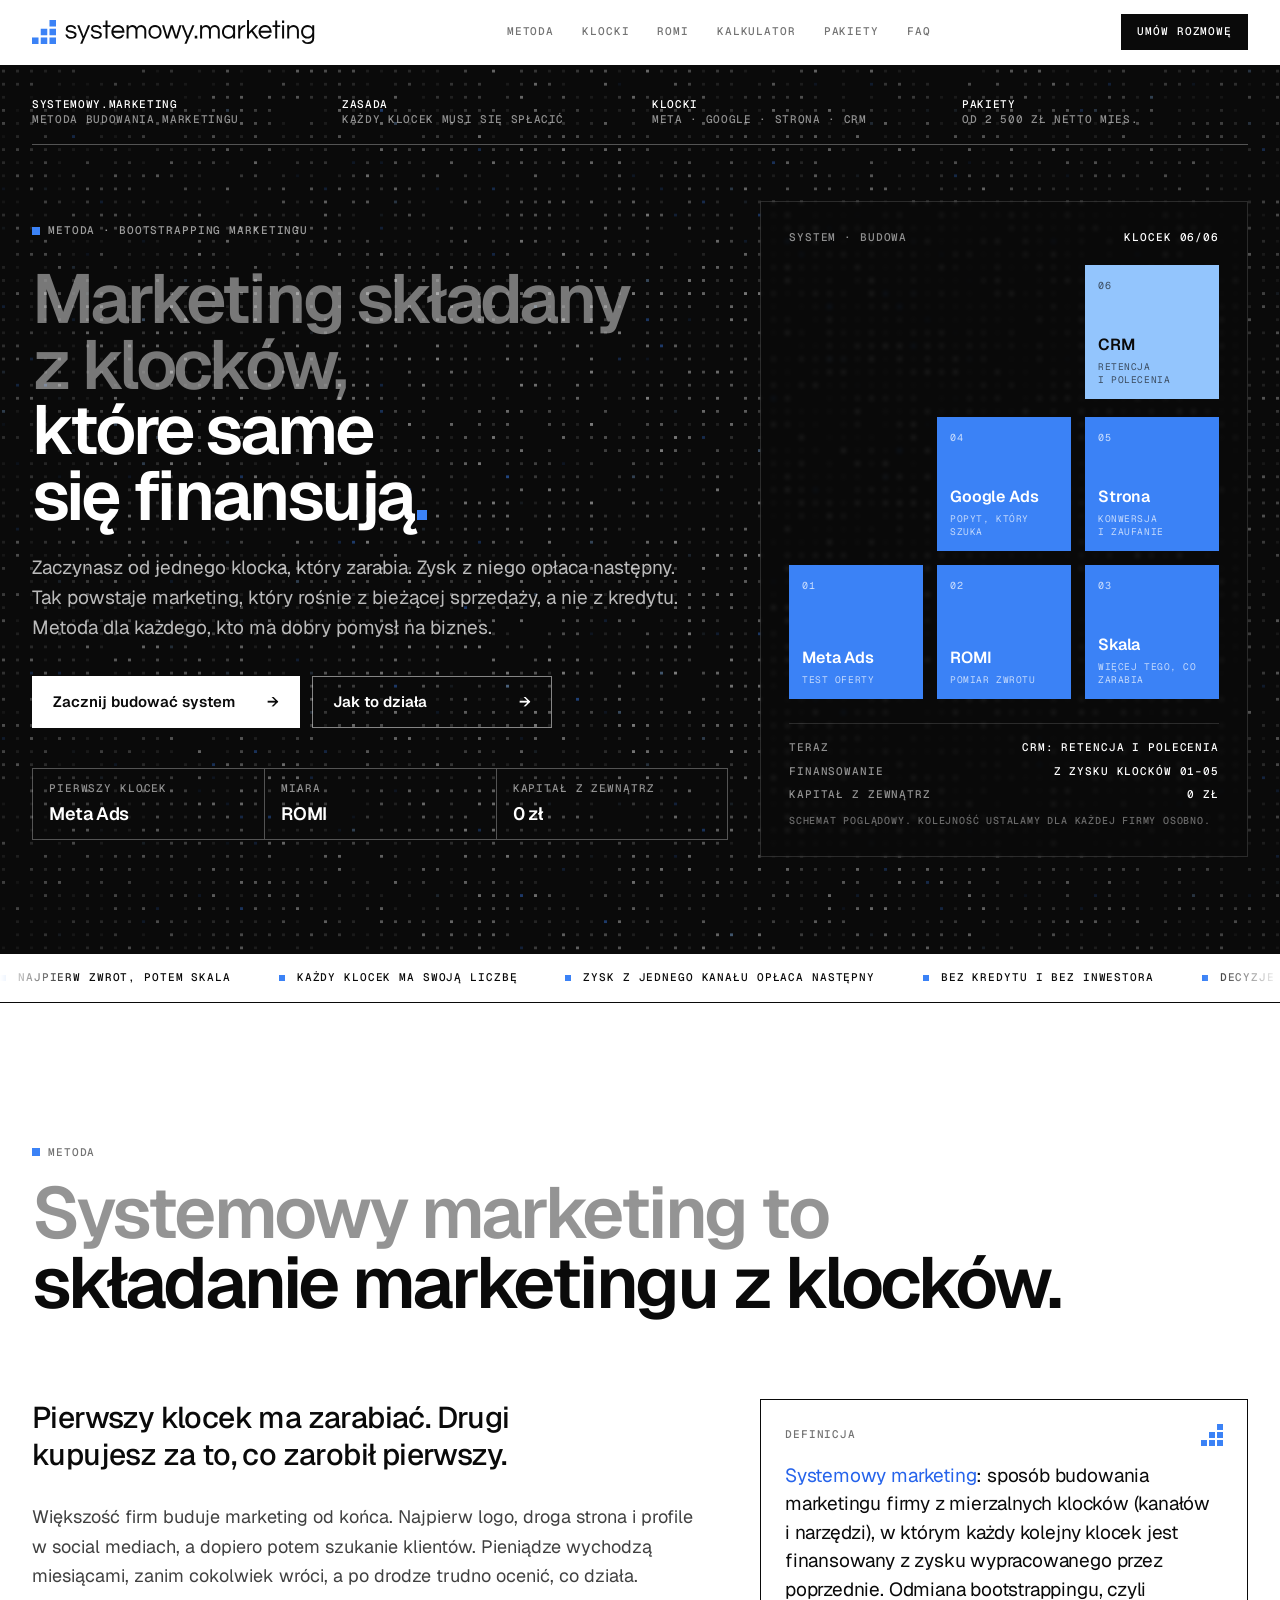
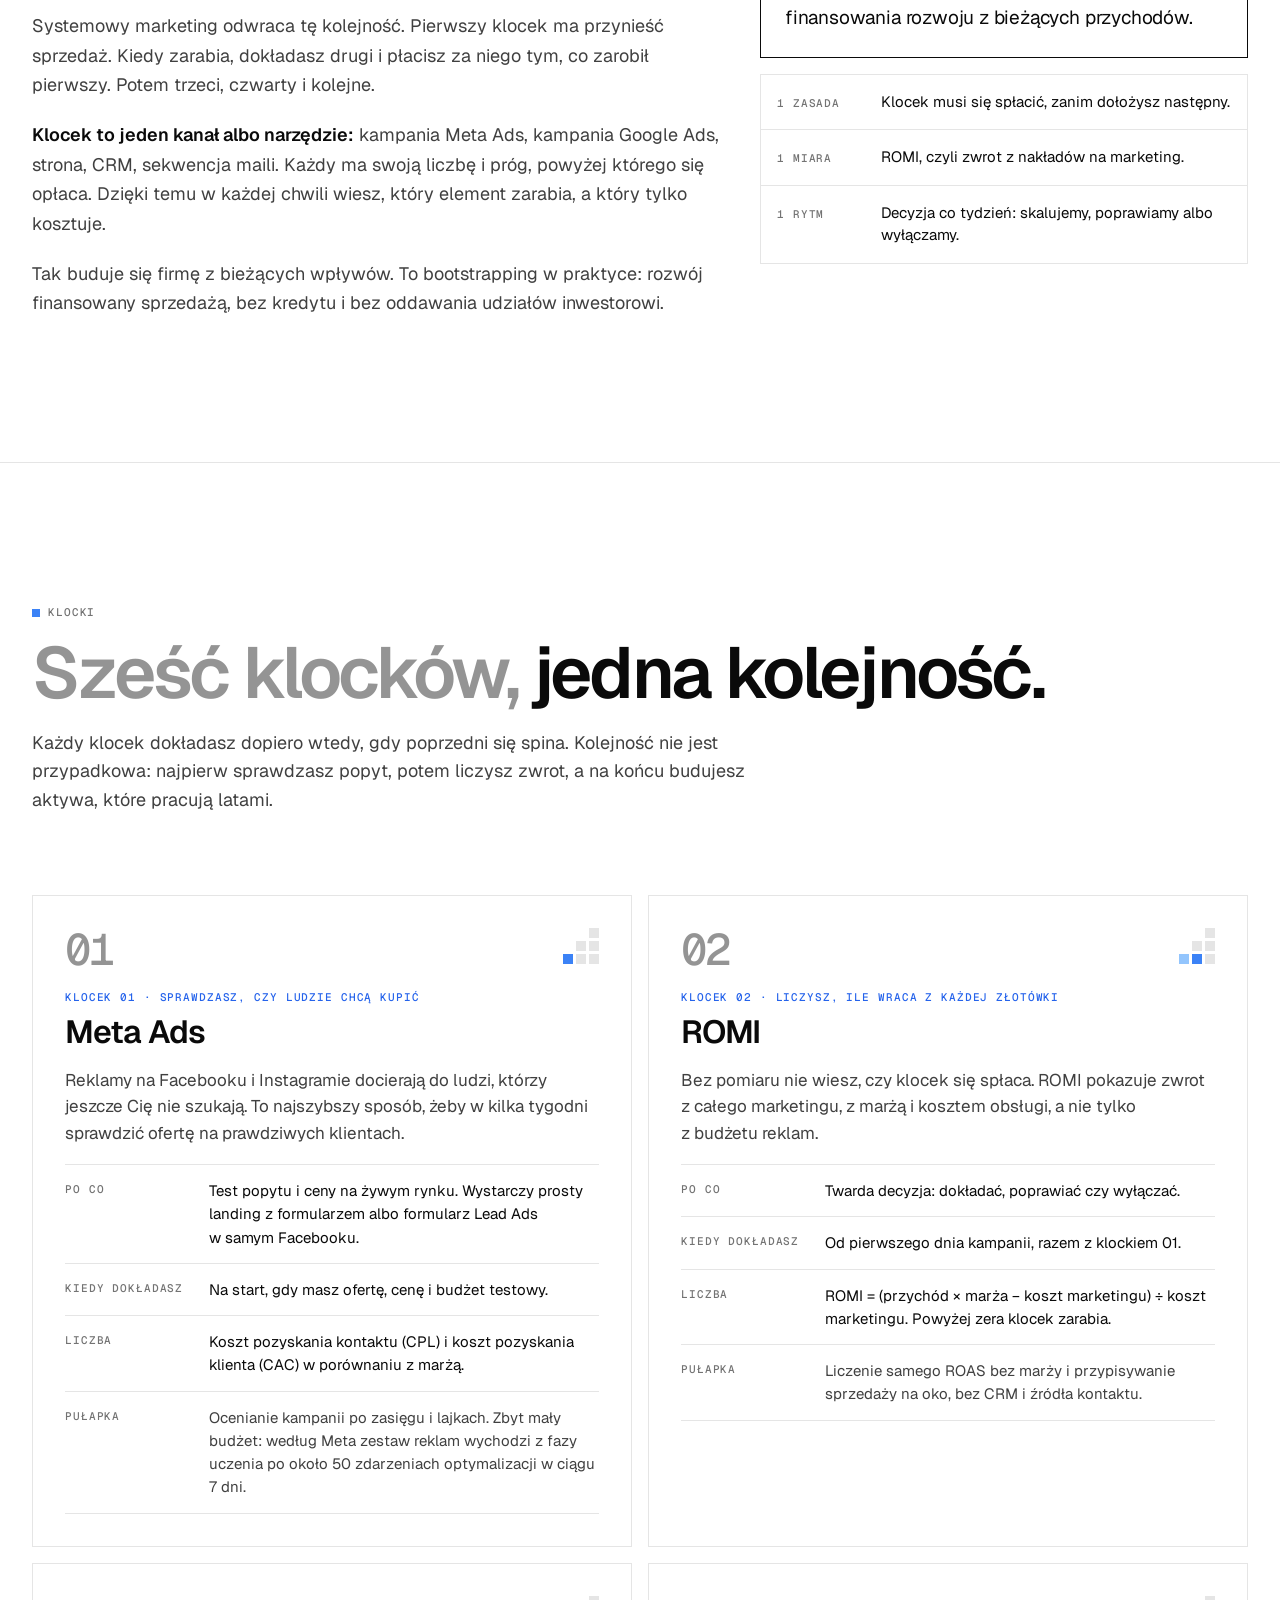
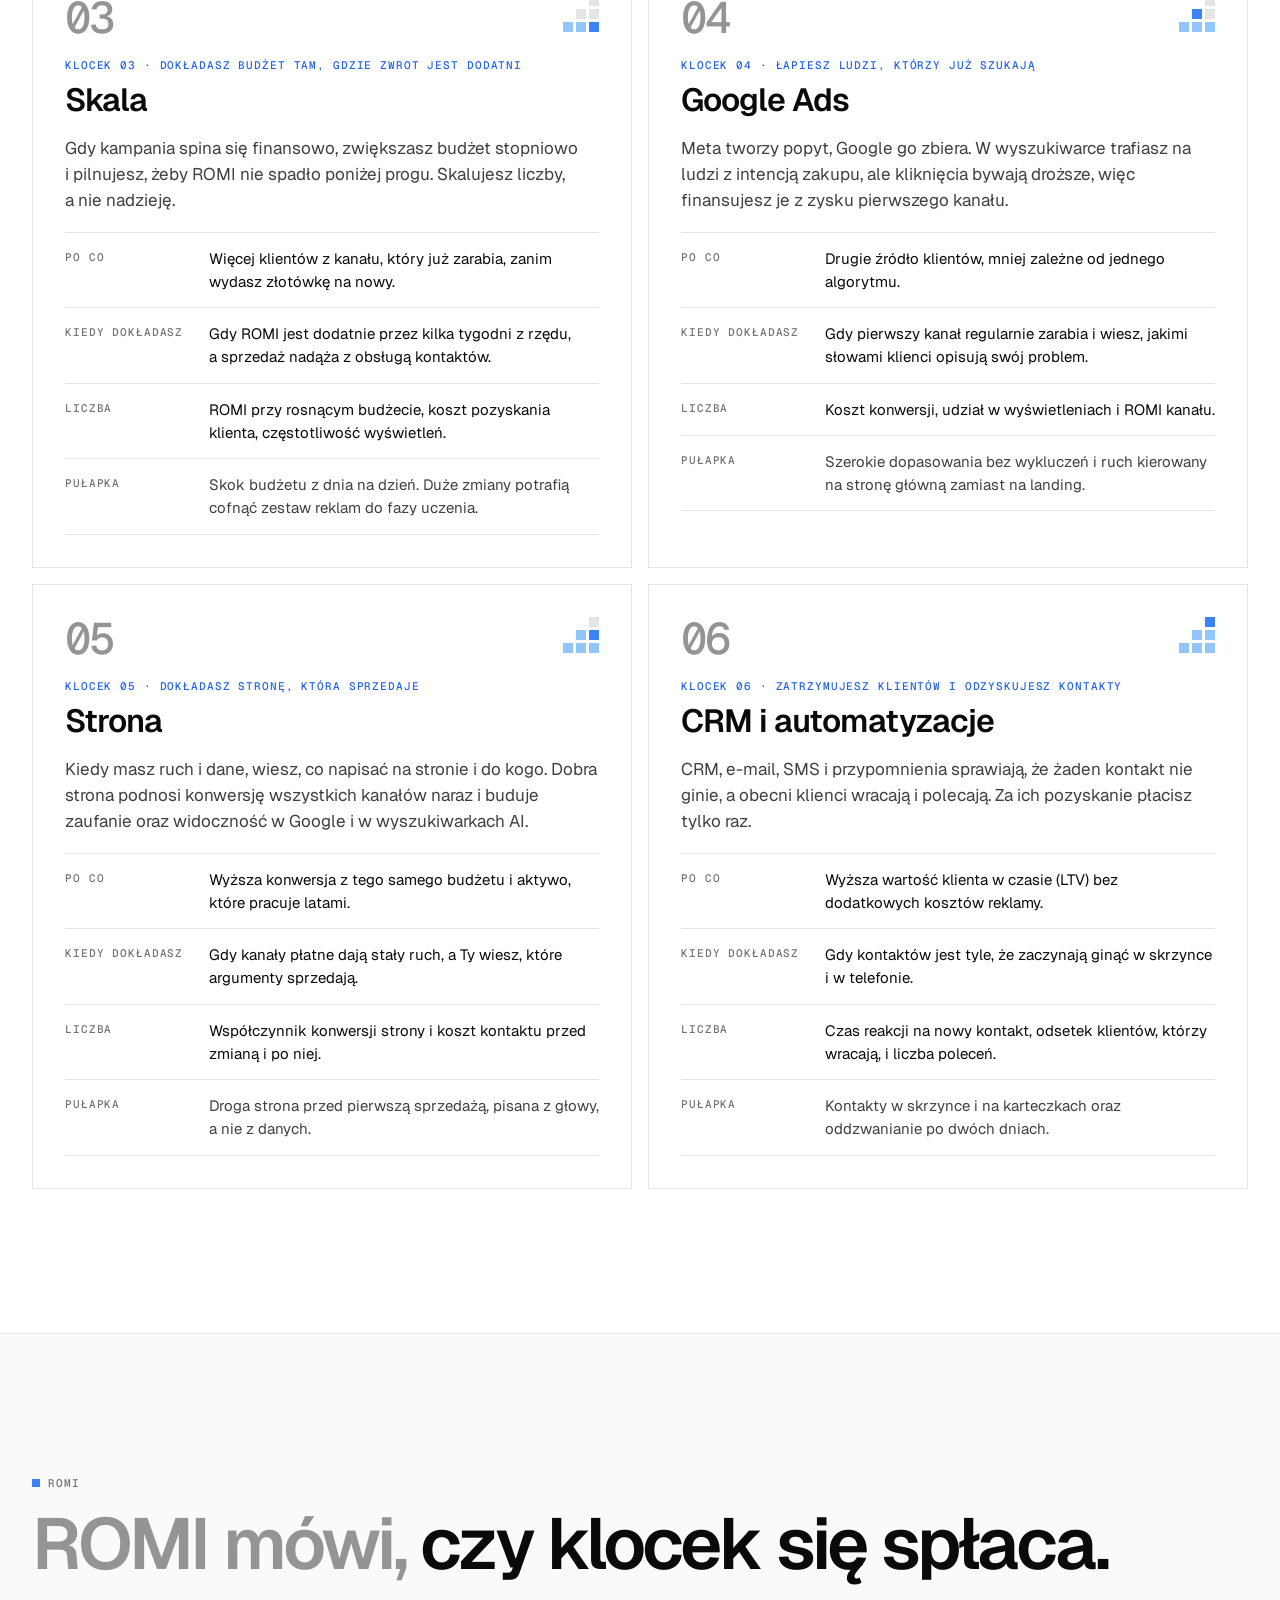
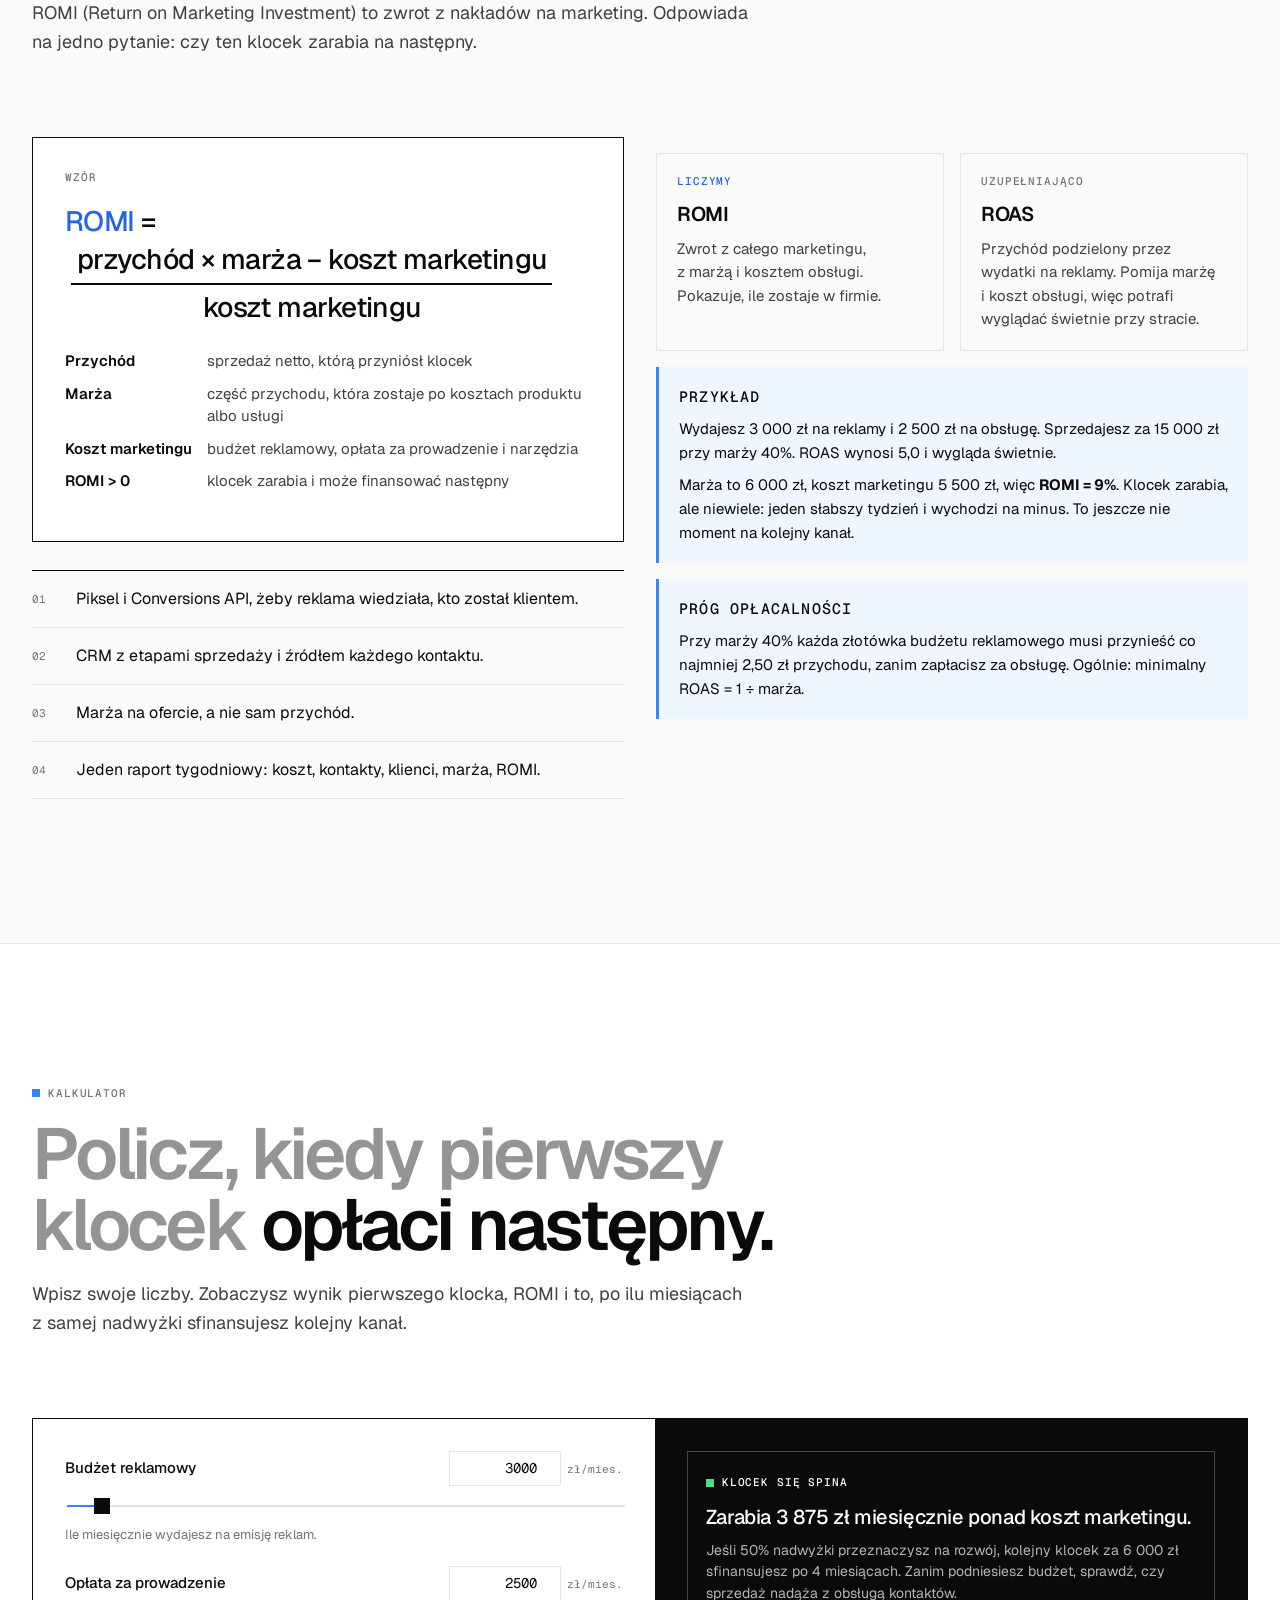
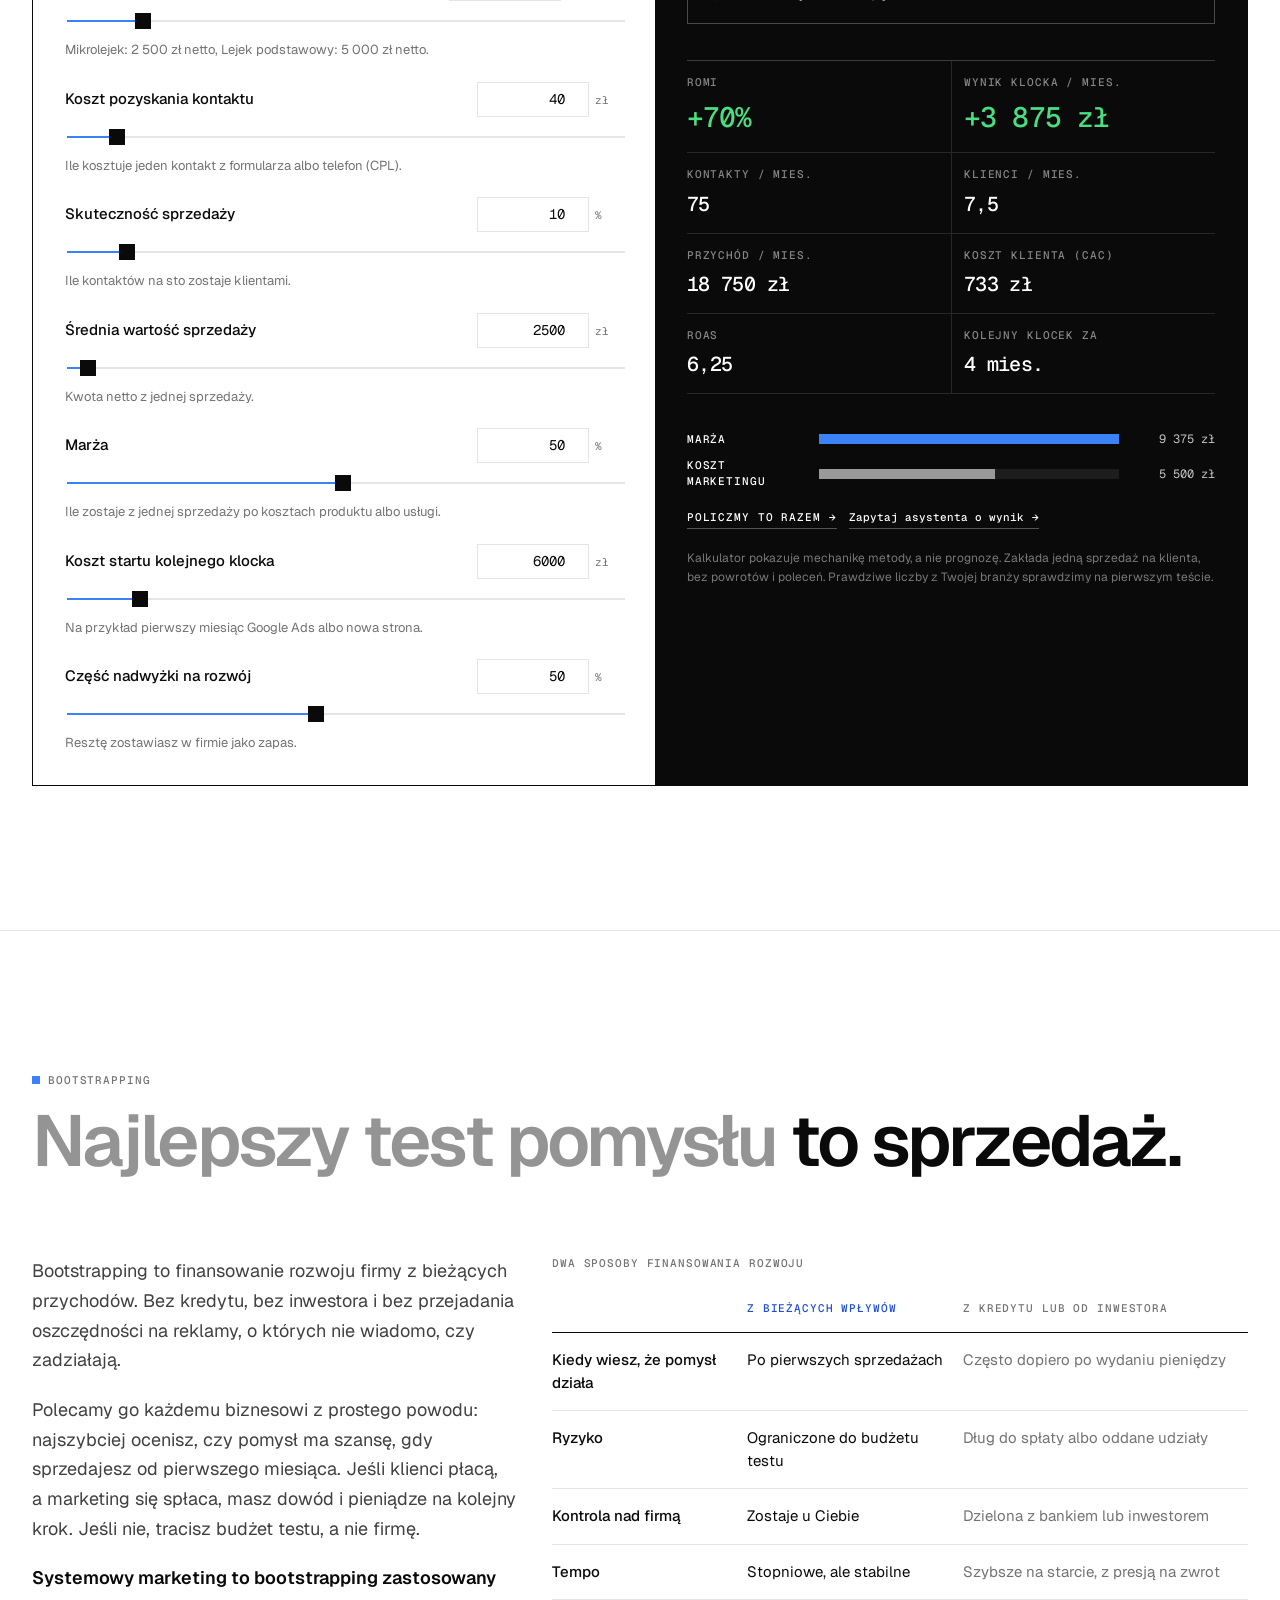
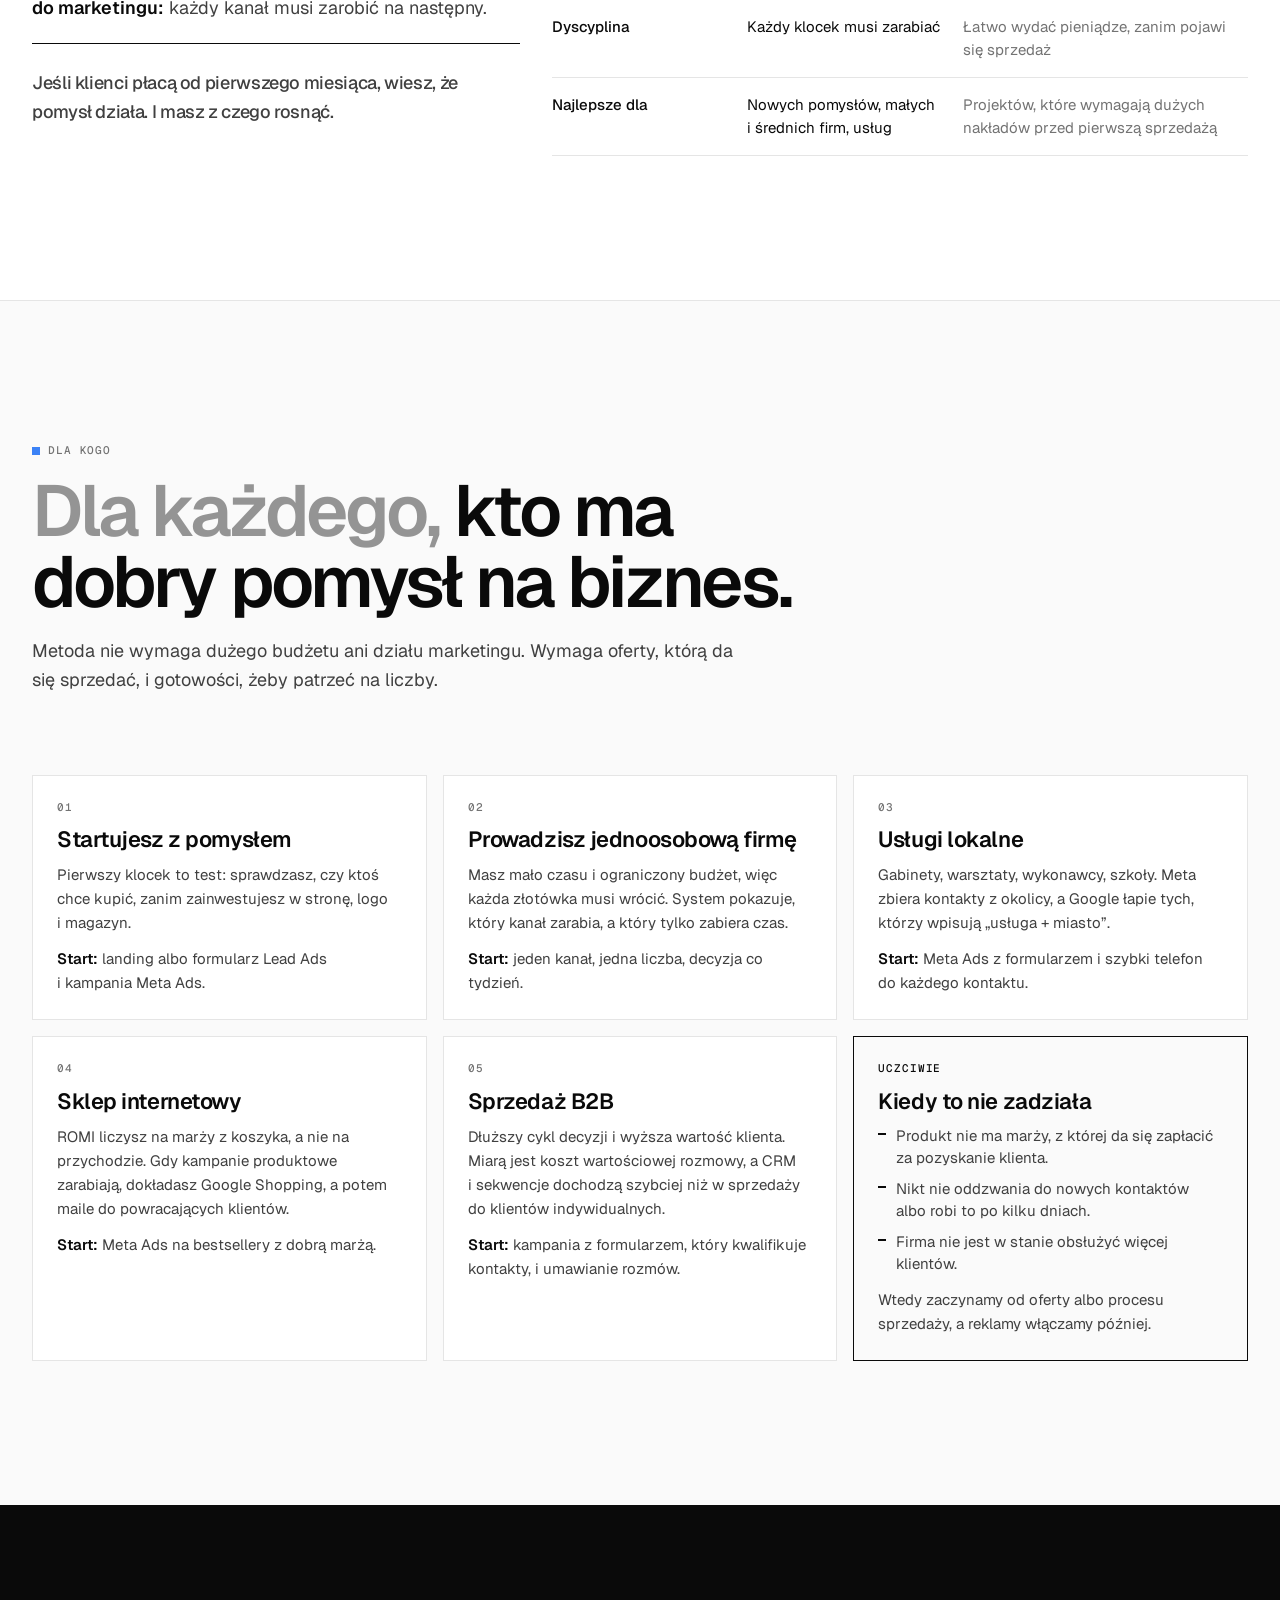
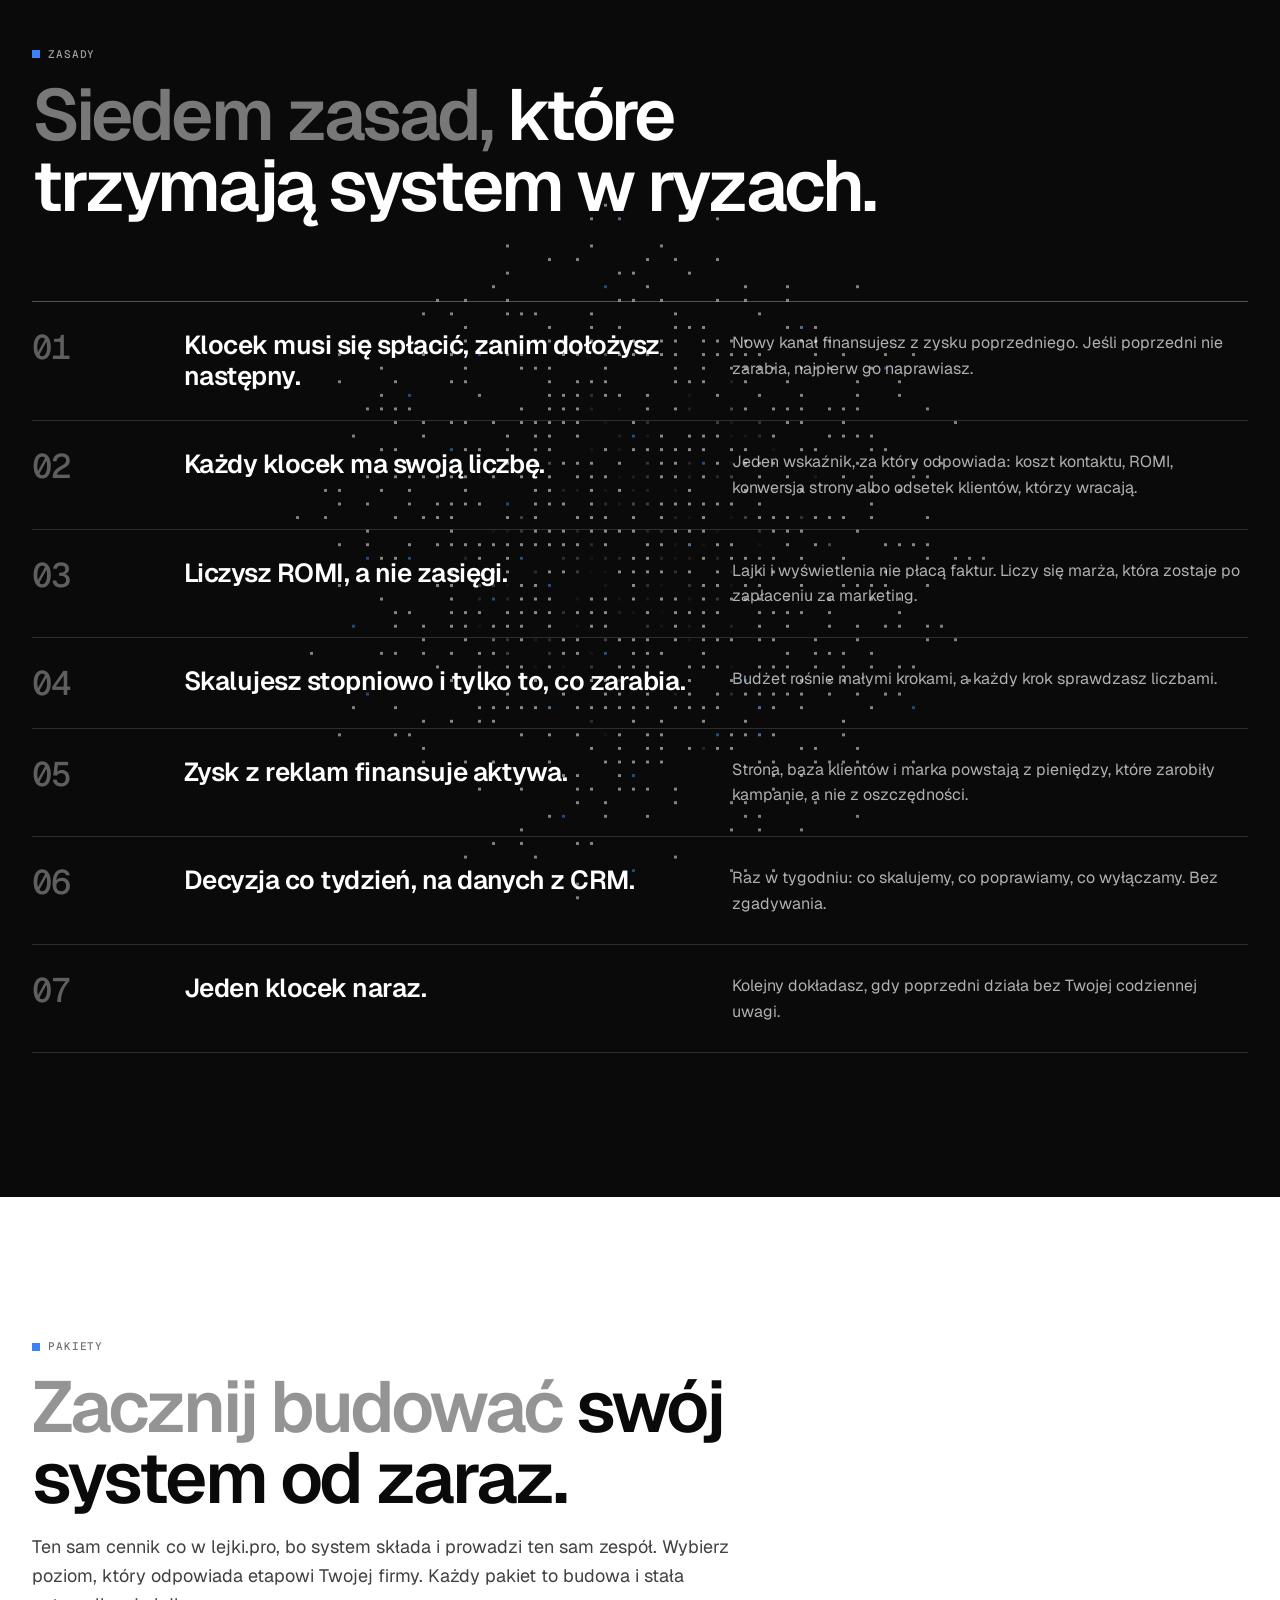
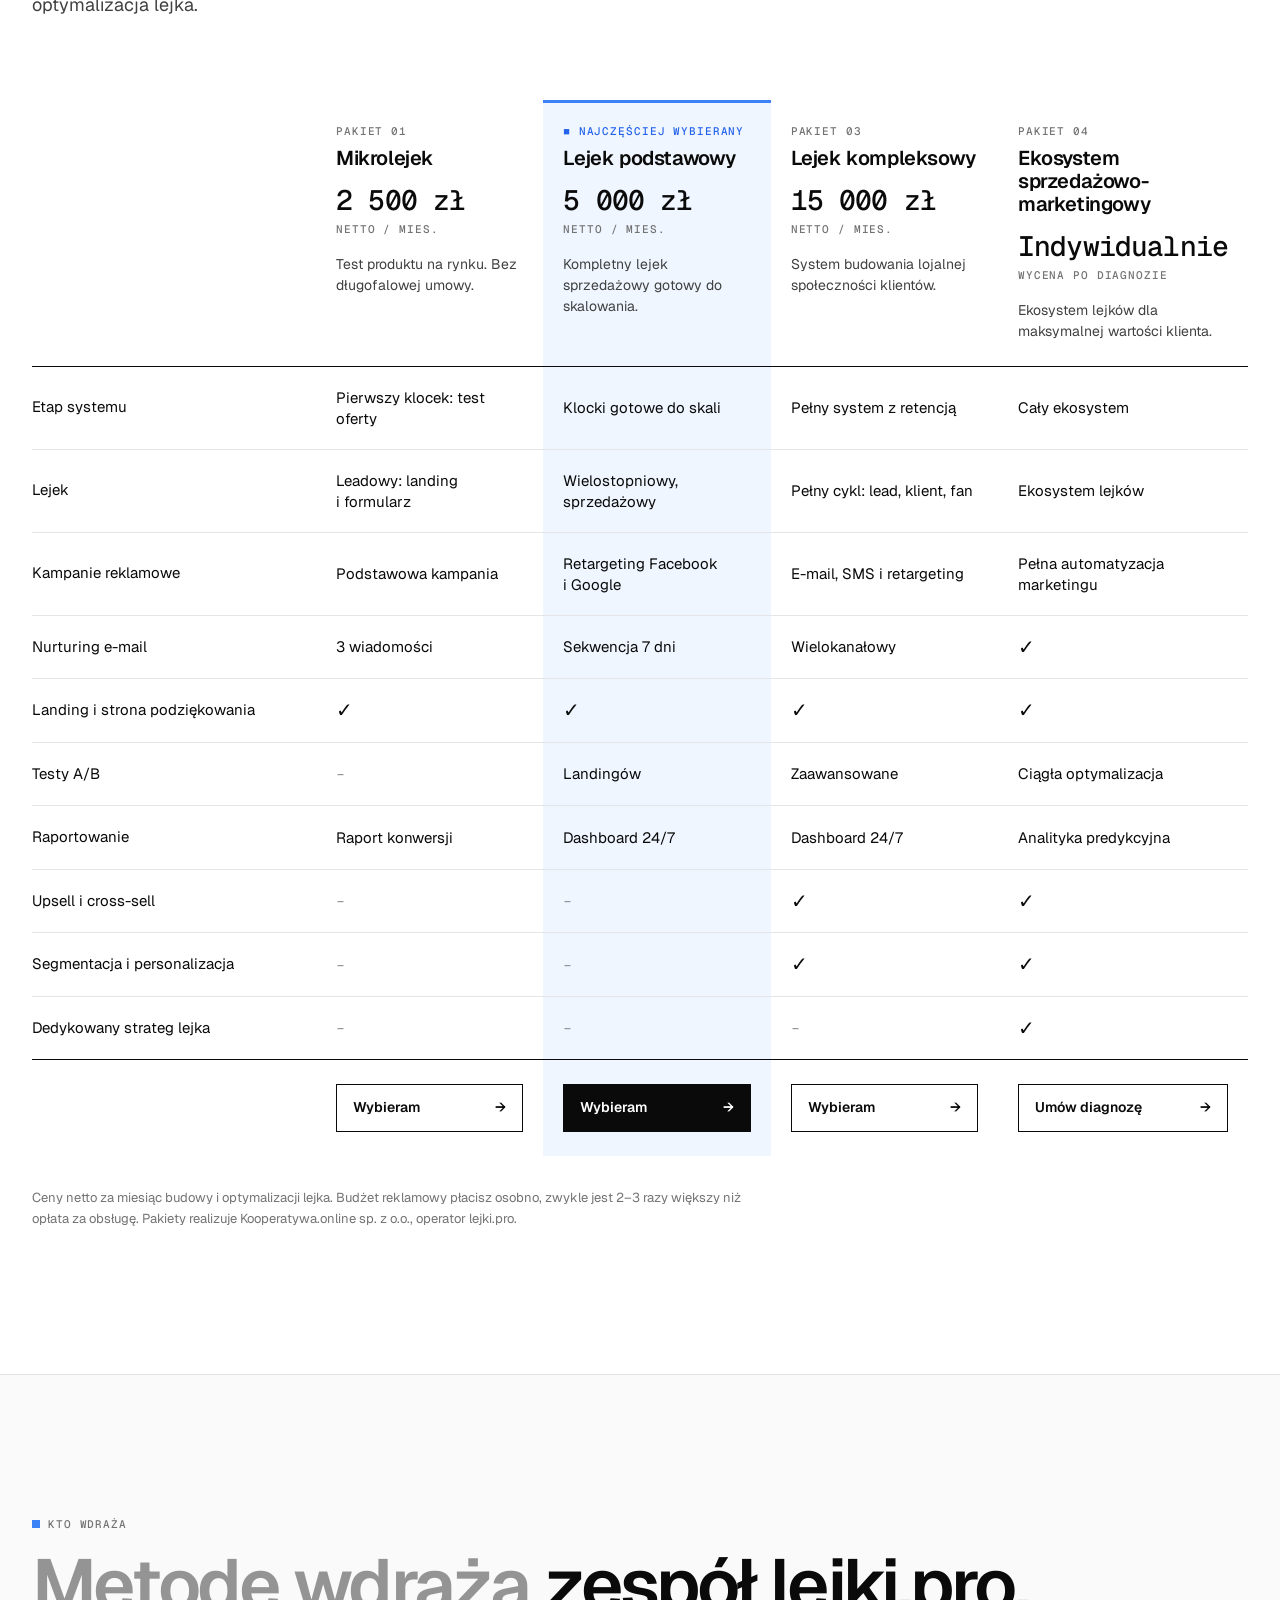
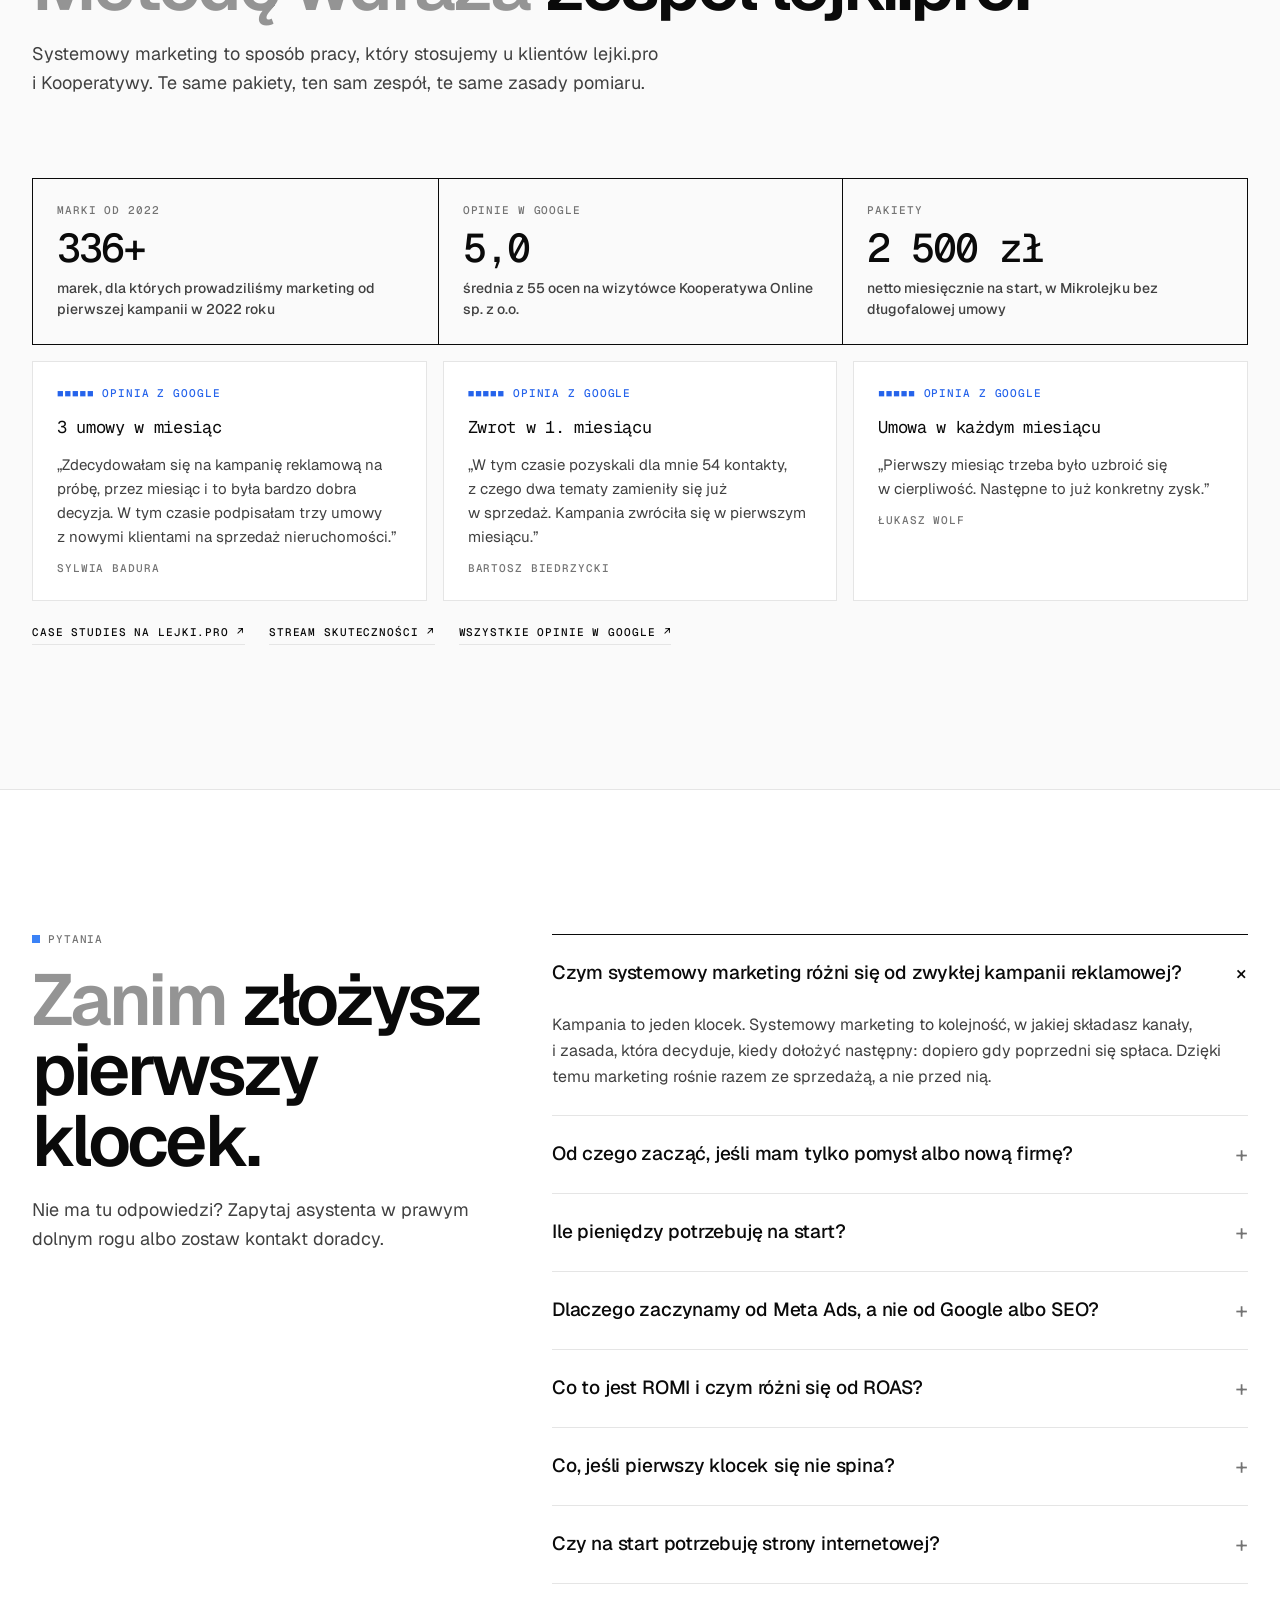
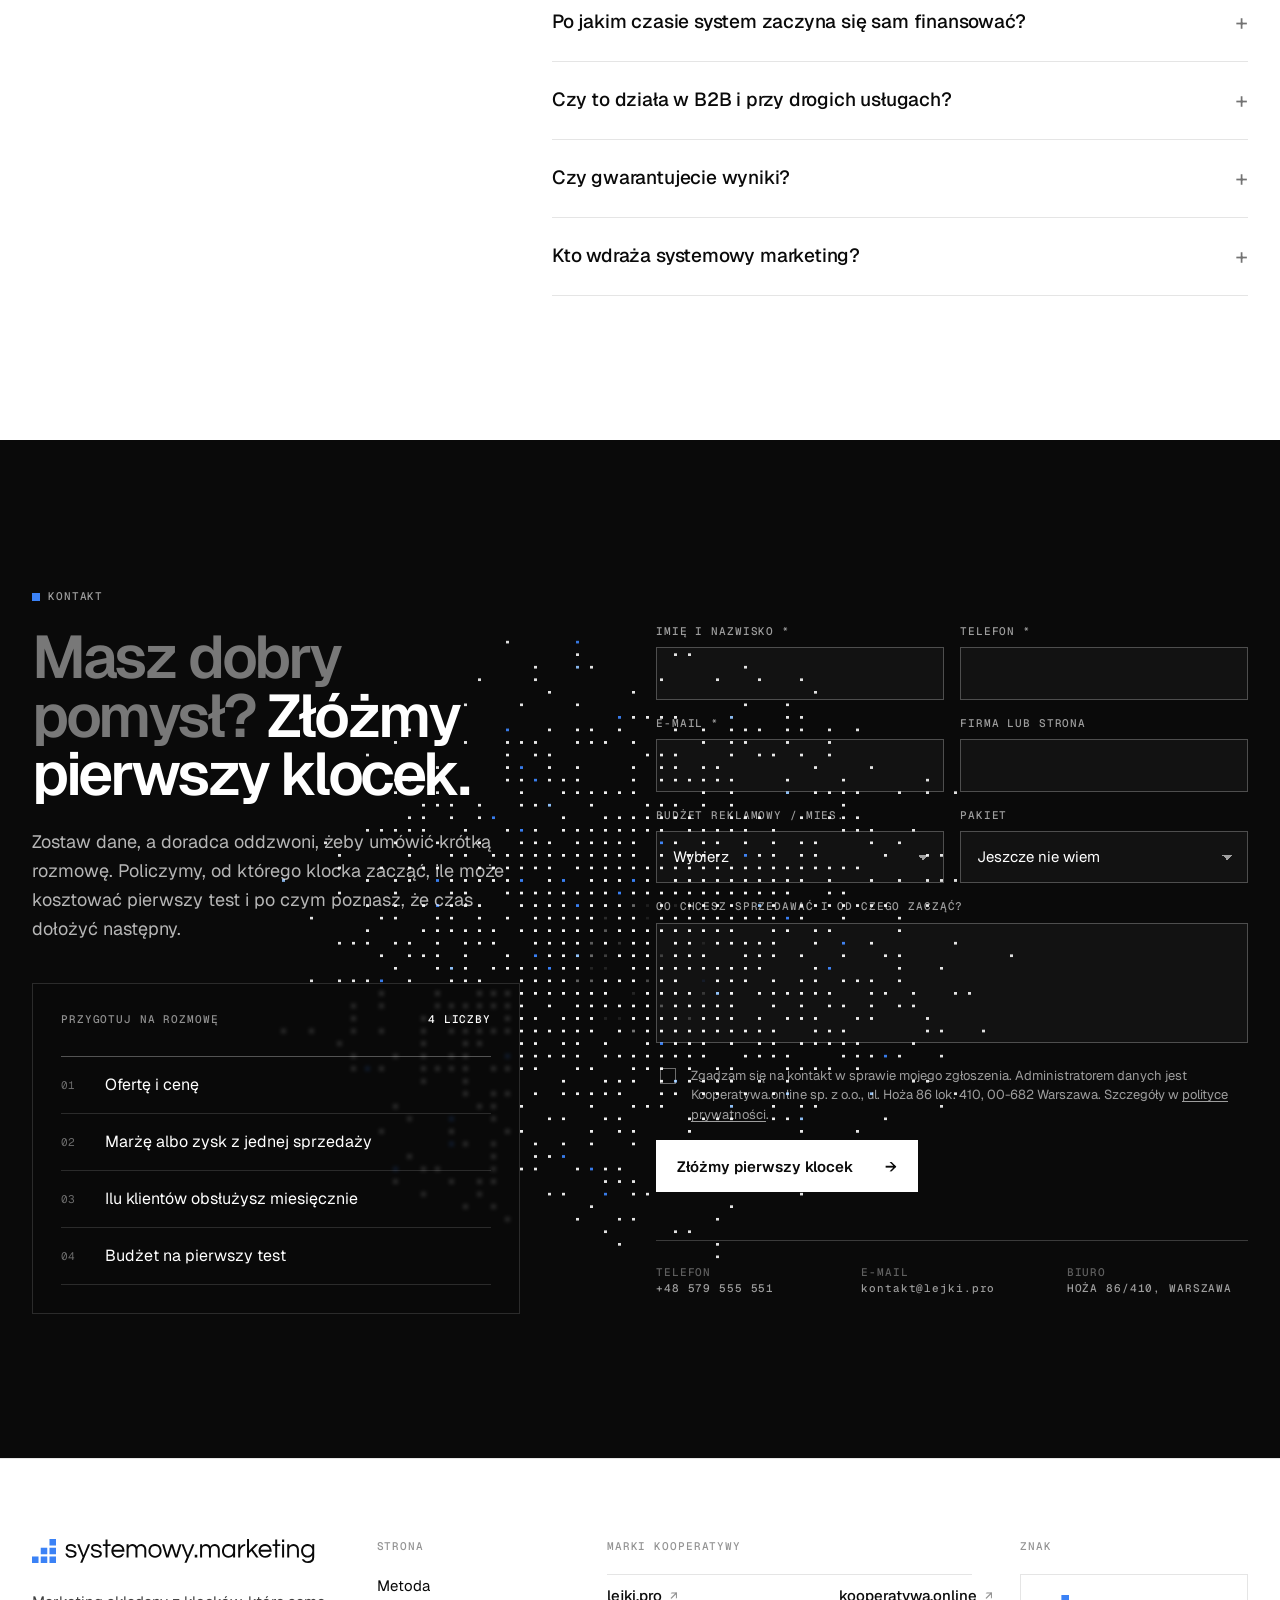
<file: index.html>
<!DOCTYPE html>
<html lang="pl">
<head>
  <meta charset="utf-8">
  <meta name="viewport" content="width=device-width, initial-scale=1">
  <title>systemowy.marketing · Marketing składany z klocków, które same się finansują</title>
  <meta name="description" content="Systemowy marketing to metoda bootstrapowania: zaczynasz od jednego kanału, który zarabia (Meta Ads), mierzysz ROMI, a zysk finansuje kolejne klocki: Google Ads, stronę, CRM. Kalkulator, zasady i pakiety od 2 500 zł netto.">
  <link rel="canonical" href="https://systemowy.marketing/">
  <meta name="theme-color" content="#0A0A0A">
  <meta name="author" content="systemowy.marketing · Kooperatywa.online sp. z o.o.">
  <link rel="icon" href="/favicon.ico" sizes="48x48">
  <link rel="icon" href="/favicon.svg" type="image/svg+xml">
  <link rel="apple-touch-icon" href="/apple-touch-icon.png">
  <link rel="manifest" href="/site.webmanifest">
  <link rel="preconnect" href="https://fonts.googleapis.com">
  <link rel="preconnect" href="https://fonts.gstatic.com" crossorigin>
  <link rel="stylesheet" href="https://fonts.googleapis.com/css2?family=Geist:wght@400;500;600;700&family=Geist+Mono:wght@400;500&display=swap">
  <link rel="stylesheet" href="/assets/site.css?v=202611232158">
  <meta property="og:type" content="website">
  <meta property="og:url" content="https://systemowy.marketing/">
  <meta property="og:site_name" content="systemowy.marketing">
  <meta property="og:locale" content="pl_PL">
  <meta property="og:title" content="systemowy.marketing · Marketing składany z klocków, które same się finansują">
  <meta property="og:description" content="Zaczynasz od jednego klocka, który zarabia. Zysk z niego opłaca następny. Metoda bootstrapowania marketingu dla każdego, kto ma dobry pomysł na biznes.">
  <meta property="og:image" content="https://systemowy.marketing/og.jpg">
  <meta property="og:image:width" content="1200">
  <meta property="og:image:height" content="630">
  <meta property="og:image:alt" content="systemowy.marketing: marketing składany z klocków, które same się finansują">
  <meta name="twitter:card" content="summary_large_image">
  <meta name="twitter:title" content="systemowy.marketing · Marketing składany z klocków, które same się finansują">
  <meta name="twitter:description" content="Zaczynasz od jednego klocka, który zarabia. Zysk z niego opłaca następny.">
  <meta name="twitter:image" content="https://systemowy.marketing/og.jpg">
  <script>document.documentElement.classList.add('js');</script>
  <script type="application/ld+json">{"@context": "https://schema.org", "@type": "Organization", "name": "systemowy.marketing", "url": "https://systemowy.marketing/", "logo": "https://systemowy.marketing/icon-512.png", "description": "Metoda budowania marketingu z klocków, które same się finansują.", "parentOrganization": {"@type": "Organization", "name": "Kooperatywa.online sp. z o.o.", "url": "https://kooperatywa.online", "address": {"@type": "PostalAddress", "streetAddress": "ul. Hoża 86 lok. 410", "postalCode": "00-682", "addressLocality": "Warszawa", "addressCountry": "PL"}}, "contactPoint": {"@type": "ContactPoint", "telephone": "+48579555551", "email": "kontakt@lejki.pro", "contactType": "sales", "availableLanguage": "pl"}}</script>
  <script type="application/ld+json">{"@context": "https://schema.org", "@type": "WebSite", "name": "systemowy.marketing", "url": "https://systemowy.marketing/", "inLanguage": "pl-PL"}</script>
  <script type="application/ld+json">{"@context": "https://schema.org", "@type": "DefinedTerm", "name": "Systemowy marketing", "description": "Sposób budowania marketingu firmy z mierzalnych klocków (kanałów i narzędzi), w którym każdy kolejny klocek jest finansowany z zysku wypracowanego przez poprzednie. Odmiana bootstrappingu, czyli finansowania rozwoju z bieżących przychodów.", "url": "https://systemowy.marketing/#metoda"}</script>
  <script type="application/ld+json">{"@context": "https://schema.org", "@type": "FAQPage", "mainEntity": [{"@type": "Question", "name": "Czym systemowy marketing różni się od zwykłej kampanii reklamowej?", "acceptedAnswer": {"@type": "Answer", "text": "Kampania to jeden klocek. Systemowy marketing to kolejność, w jakiej składasz kanały, i zasada, która decyduje, kiedy dołożyć następny: dopiero gdy poprzedni się spłaca. Dzięki temu marketing rośnie razem ze sprzedażą, a nie przed nią."}}, {"@type": "Question", "name": "Od czego zacząć, jeśli mam tylko pomysł albo nową firmę?", "acceptedAnswer": {"@type": "Answer", "text": "Od jednego klocka, który sprawdzi popyt: prostego landingu albo formularza Lead Ads i kampanii Meta Ads. Po kilku tygodniach widzisz, ile kosztuje kontakt i czy ludzie chcą kupić. To tańsze niż budowanie strony i marki w ciemno."}}, {"@type": "Question", "name": "Ile pieniędzy potrzebuję na start?", "acceptedAnswer": {"@type": "Answer", "text": "Pakiety zaczynają się od 2 500 zł netto miesięcznie za budowę i prowadzenie lejka (Mikrolejek, bez długofalowej umowy). Budżet reklamowy płacisz osobno, a przy lejkach jest zwykle 2–3 razy większy niż opłata za obsługę. Dokładną kwotę dobiera doradca po krótkiej rozmowie."}}, {"@type": "Question", "name": "Dlaczego zaczynamy od Meta Ads, a nie od Google albo SEO?", "acceptedAnswer": {"@type": "Answer", "text": "Meta pozwala dotrzeć do ludzi, którzy jeszcze Cię nie szukają, i szybko sprawdzić, czy oferta sprzedaje. Google zbiera popyt, który już istnieje, więc działa najlepiej, gdy wiesz, jakie hasła wpisują Twoi klienci. SEO daje efekty po miesiącach, dlatego finansujesz je z zysku, a nie z oszczędności. Bywa inaczej: jeśli ludzie masowo szukają Twojej usługi w Google, pierwszym klockiem może być Google Ads. Kolejność ustalamy na rozmowie."}}, {"@type": "Question", "name": "Co to jest ROMI i czym różni się od ROAS?", "acceptedAnswer": {"@type": "Answer", "text": "ROMI (Return on Marketing Investment) to zwrot z całego marketingu: (przychód × marża − koszt marketingu) ÷ koszt marketingu. ROAS to przychód podzielony przez wydatki na reklamy. ROAS pomija marżę i koszt obsługi, więc kampania może mieć dobry ROAS i jednocześnie dokładać do interesu. Dlatego decyzje o kolejnym klocku podejmujemy na ROMI."}}, {"@type": "Question", "name": "Co, jeśli pierwszy klocek się nie spina?", "acceptedAnswer": {"@type": "Answer", "text": "Wtedy nie dokładasz następnego. Sprawdzasz po kolei trzy dźwignie: koszt pozyskania kontaktu (kreacje, grupa odbiorców, oferta), skuteczność sprzedaży (szybkość kontaktu, rozmowa, proces) oraz cenę z marżą. Kalkulator na tej stronie pokazuje, ile każda z nich musi się zmienić, żeby klocek wyszedł na plus."}}, {"@type": "Question", "name": "Czy na start potrzebuję strony internetowej?", "acceptedAnswer": {"@type": "Answer", "text": "Nie. Na pierwszy klocek wystarczy landing z formularzem albo formularz Lead Ads w samym Facebooku. Pełną stronę dokładasz później, z zysku, kiedy już wiesz, które argumenty sprzedają."}}, {"@type": "Question", "name": "Po jakim czasie system zaczyna się sam finansować?", "acceptedAnswer": {"@type": "Answer", "text": "To zależy od branży, ceny i marży, więc nie obiecujemy terminu. Pierwsze zapytania pojawiają się często w pierwszych tygodniach kampanii, a rzetelną ocenę robimy po 2–3 miesiącach: tyle trwa nauka algorytmów i zebranie danych. Przy długim procesie sprzedaży ocena trwa odpowiednio dłużej."}}, {"@type": "Question", "name": "Czy to działa w B2B i przy drogich usługach?", "acceptedAnswer": {"@type": "Answer", "text": "Tak, tylko miarą jest koszt wartościowej rozmowy i klienta, a nie samego kontaktu. Przy dłuższym cyklu sprzedaży ROMI liczy się w dłuższym oknie czasu, a klocek CRM z sekwencjami dochodzi szybciej, bo prowadzi kontakt do decyzji."}}, {"@type": "Question", "name": "Czy gwarantujecie wyniki?", "acceptedAnswer": {"@type": "Answer", "text": "Nie obiecujemy konkretnych liczb, bo zależą od rynku i oferty. Mierzymy efekty od pierwszego dnia i podejmujemy decyzje na danych: co skalujemy, co poprawiamy, co wyłączamy. Wyniki klientów pokazujemy w case studies na lejki.pro."}}, {"@type": "Question", "name": "Kto wdraża systemowy marketing?", "acceptedAnswer": {"@type": "Answer", "text": "Zespół lejki.pro, czyli Kooperatywa.online sp. z o.o. z Warszawy. Od 2022 roku prowadziliśmy marketing dla ponad 336 marek, a na wizytówce Google mamy średnią 5,0 z 55 ocen. Prowadzimy kampanie Meta Ads i Google Ads, budujemy lejki, landingi i automatyzacje."}}]}</script>
</head>
<body class="bez-js">
<svg xmlns="http://www.w3.org/2000/svg" style="position:absolute;width:0;height:0;overflow:hidden" aria-hidden="true" focusable="false"><symbol id="sygnet-a" viewBox="0 0 424 424"><rect x="308.8" y="0.0" width="115.2" height="115.2" fill="var(--sygnet, #3B82F6)"/><rect x="154.4" y="154.4" width="115.2" height="115.2" fill="var(--sygnet, #3B82F6)"/><rect x="308.8" y="154.4" width="115.2" height="115.2" fill="var(--sygnet, #3B82F6)"/><rect x="0.0" y="308.8" width="115.2" height="115.2" fill="var(--sygnet, #3B82F6)"/><rect x="154.4" y="308.8" width="115.2" height="115.2" fill="var(--sygnet, #3B82F6)"/><rect x="308.8" y="308.8" width="115.2" height="115.2" fill="var(--sygnet, #3B82F6)"/></symbol><symbol id="sygnet-b" viewBox="0 0 424 424"><rect x="0.0" y="0.0" width="115.2" height="115.2" fill="var(--sygnet, #3B82F6)"/><rect x="154.4" y="0.0" width="115.2" height="115.2" fill="var(--sygnet, #3B82F6)"/><rect x="308.8" y="0.0" width="115.2" height="115.2" fill="var(--sygnet-jasny, #93C5FD)"/><rect x="0.0" y="154.4" width="115.2" height="115.2" fill="var(--sygnet, #3B82F6)"/><rect x="154.4" y="154.4" width="115.2" height="115.2" fill="var(--sygnet, #3B82F6)"/><rect x="308.8" y="154.4" width="115.2" height="115.2" fill="var(--sygnet, #3B82F6)"/><rect x="0.0" y="308.8" width="115.2" height="115.2" fill="var(--sygnet, #3B82F6)"/><rect x="154.4" y="308.8" width="115.2" height="115.2" fill="var(--sygnet, #3B82F6)"/><rect x="308.8" y="308.8" width="115.2" height="115.2" fill="var(--sygnet, #3B82F6)"/></symbol><symbol id="sygnet-c" viewBox="0 0 666.8 424"><rect x="242.8" y="0.0" width="181.2" height="181.2" fill="var(--sygnet, #3B82F6)"/><rect x="485.6" y="0.0" width="181.2" height="181.2" fill="var(--sygnet, #3B82F6)"/><rect x="0.0" y="242.8" width="181.2" height="181.2" fill="var(--sygnet, #3B82F6)"/><rect x="242.8" y="242.8" width="181.2" height="181.2" fill="var(--sygnet, #3B82F6)"/></symbol><symbol id="sygnet-d" viewBox="0 0 424 424"><rect x="0.0" y="0.0" width="115.2" height="115.2" fill="var(--sygnet, #3B82F6)"/><rect x="154.4" y="0.0" width="115.2" height="115.2" fill="var(--sygnet, #3B82F6)"/><rect x="308.8" y="0.0" width="115.2" height="115.2" fill="var(--sygnet-jasny, #93C5FD)"/><rect x="0.0" y="154.4" width="115.2" height="115.2" fill="var(--sygnet, #3B82F6)"/><rect x="308.8" y="154.4" width="115.2" height="115.2" fill="var(--sygnet, #3B82F6)"/><rect x="0.0" y="308.8" width="115.2" height="115.2" fill="var(--sygnet, #3B82F6)"/><rect x="154.4" y="308.8" width="115.2" height="115.2" fill="var(--sygnet, #3B82F6)"/><rect x="308.8" y="308.8" width="115.2" height="115.2" fill="var(--sygnet, #3B82F6)"/></symbol><symbol id="sygnet-e" viewBox="0 0 424 424"><rect x="0.0" y="0.0" width="115.2" height="115.2" fill="var(--sygnet, #3B82F6)"/><rect x="154.4" y="0.0" width="115.2" height="115.2" fill="var(--sygnet, #3B82F6)"/><rect x="308.8" y="0.0" width="115.2" height="115.2" fill="var(--sygnet, #3B82F6)"/><rect x="77.2" y="154.4" width="115.2" height="115.2" fill="var(--sygnet, #3B82F6)"/><rect x="231.6" y="154.4" width="115.2" height="115.2" fill="var(--sygnet, #3B82F6)"/><rect x="154.4" y="308.8" width="115.2" height="115.2" fill="var(--sygnet, #3B82F6)"/></symbol><symbol id="logotyp" viewBox="0 0 4439.8 424"><path fill="currentColor" d="M115.6 331.3Q83.3 331.3 61.1 320.6Q38.8 309.8 27.1 292.3Q15.4 274.7 14 254.1H50.5Q51.9 265.8 58.7 276.8Q65.5 287.8 79.6 294.6Q93.6 301.4 116.1 301.4Q123.1 301.4 133.4 300Q143.7 298.6 153.3 294.8Q162.9 291.1 169.4 283.6Q176 276.1 176 264.4Q176 249.9 164.7 242Q153.5 234 135.7 229.5Q117.9 225.1 98 220.9Q78.2 216.7 60.4 209.9Q42.6 203.1 31.4 190.7Q20.1 178.3 20.1 156.8Q20.1 125 43.3 107.4Q66.5 89.9 111.8 89.9Q142.7 89.9 162.2 99.4Q181.6 109 191.6 124Q201.7 139 203.6 156.3H168Q166.1 141.3 153.3 130.6Q140.4 119.8 110.9 119.8Q55.2 119.8 55.2 153.5Q55.2 167.5 66.5 175Q77.7 182.5 95.5 187Q113.3 191.4 133.1 195.4Q153 199.4 170.8 206.4Q188.6 213.4 199.8 226.3Q211.1 239.1 211.1 261.1Q211.1 295.3 185.1 313.3Q159.1 331.3 115.6 331.3ZM274.7 420.3 317.3 324.3 221.8 93.6H260.7L336 285.5L412.8 93.6H451.1L312.6 420.3ZM562.5 331.3Q530.2 331.3 508 320.6Q485.8 309.8 474.1 292.3Q462.4 274.7 461 254.1H497.5Q498.9 265.8 505.7 276.8Q512.5 287.8 526.5 294.6Q540.5 301.4 563 301.4Q570 301.4 580.3 300Q590.6 298.6 600.2 294.8Q609.8 291.1 616.3 283.6Q622.9 276.1 622.9 264.4Q622.9 249.9 611.7 242Q600.4 234 582.6 229.5Q564.9 225.1 545 220.9Q525.1 216.7 507.3 209.9Q489.5 203.1 478.3 190.7Q467.1 178.3 467.1 156.8Q467.1 125 490.2 107.4Q513.4 89.9 558.8 89.9Q589.7 89.9 609.1 99.4Q628.5 109 638.6 124Q648.6 139 650.5 156.3H614.9Q613.1 141.3 600.2 130.6Q587.3 119.8 557.8 119.8Q502.2 119.8 502.2 153.5Q502.2 167.5 513.4 175Q524.6 182.5 542.4 187Q560.2 191.4 580.1 195.4Q600 199.4 617.7 206.4Q635.5 213.4 646.8 226.3Q658 239.1 658 261.1Q658 295.3 632 313.3Q606 331.3 562.5 331.3ZM722.6 327.6V124.5H674.8V93.6H722.6V9.8H757.7V93.6H811.5V124.5H757.7V327.6ZM943.5 331.3Q907.9 331.3 881.2 315.2Q854.6 299 839.8 271.4Q825.1 243.8 825.1 210.6Q825.1 176.9 839.1 149.5Q853.1 122.1 879.4 106Q905.6 89.9 941.1 89.9Q977.2 89.9 1003.1 106Q1029.1 122.1 1043.2 149.5Q1057.2 176.9 1057.2 210.6V224.6H861.1Q863.9 245.2 874.4 262.3Q885 279.4 902.8 289.5Q920.5 299.5 943.9 299.5Q968.7 299.5 985.6 288.5Q1002.4 277.5 1011.8 260.2H1050.2Q1038 291.6 1011.6 311.4Q985.1 331.3 943.5 331.3ZM861.6 191.9H1020.7Q1016 161.9 995.4 141.8Q974.8 121.7 941.1 121.7Q907.4 121.7 887.1 141.8Q866.7 161.9 861.6 191.9ZM1094.6 327.6V93.6H1129.7V129.2Q1137.7 115.1 1155 102.5Q1172.3 89.9 1200.9 89.9Q1224.3 89.9 1244.2 102.3Q1264 114.7 1275.3 137.1Q1280 129.2 1290 117.9Q1300.1 106.7 1316.5 98.3Q1332.8 89.9 1355.8 89.9Q1378.2 89.9 1397.9 101.6Q1417.5 113.3 1429.9 135Q1442.3 156.8 1442.3 186.3V327.6H1407.2V187.2Q1407.2 157.7 1390.6 139.7Q1374 121.7 1349.2 121.7Q1323.5 121.7 1304.8 139Q1286 156.3 1286 187.7V327.6H1250.9V187.2Q1250.9 157.7 1234.3 139.7Q1217.7 121.7 1192.9 121.7Q1167.2 121.7 1148.5 139Q1129.7 156.3 1129.7 187.7V327.6ZM1596.8 331.3Q1561.2 331.3 1535 315.2Q1508.8 299 1494.8 271.4Q1480.7 243.8 1480.7 210.6Q1480.7 176.9 1494.8 149.5Q1508.8 122.1 1535 106Q1561.2 89.9 1596.8 89.9Q1632.8 89.9 1658.8 106Q1684.8 122.1 1698.8 149.5Q1712.8 176.9 1712.8 210.6Q1712.8 243.8 1698.8 271.4Q1684.8 299 1658.8 315.2Q1632.8 331.3 1596.8 331.3ZM1596.8 299.5Q1623 299.5 1641 287.3Q1659 275.2 1668.4 254.8Q1677.7 234.5 1677.7 210.6Q1677.7 186.3 1668.4 166.1Q1659 146 1641 133.8Q1623 121.7 1596.8 121.7Q1571 121.7 1552.8 133.8Q1534.5 146 1525.2 166.1Q1515.8 186.3 1515.8 210.6Q1515.8 234.5 1525.2 254.8Q1534.5 275.2 1552.8 287.3Q1571 299.5 1596.8 299.5ZM1794.3 327.6 1720.8 93.6H1758.2L1814.4 284.1L1873.8 93.6H1912.2L1971.6 284.1L2027.8 93.6H2065.2L1991.8 327.6H1951.5L1893 140.9L1834.5 327.6ZM2116.7 420.3 2159.3 324.3 2063.8 93.6H2102.7L2178 285.5L2254.8 93.6H2293.2L2154.6 420.3ZM2298.3 327.6V279.9H2343.7V327.6ZM2393.3 327.6V93.6H2428.4V129.2Q2436.4 115.1 2453.7 102.5Q2471 89.9 2499.5 89.9Q2522.9 89.9 2542.8 102.3Q2562.7 114.7 2574 137.1Q2578.6 129.2 2588.7 117.9Q2598.8 106.7 2615.1 98.3Q2631.5 89.9 2654.4 89.9Q2676.9 89.9 2696.6 101.6Q2716.2 113.3 2728.6 135Q2741 156.8 2741 186.3V327.6H2705.9V187.2Q2705.9 157.7 2689.3 139.7Q2672.7 121.7 2647.9 121.7Q2622.2 121.7 2603.4 139Q2584.7 156.3 2584.7 187.7V327.6H2549.6V187.2Q2549.6 157.7 2533 139.7Q2516.4 121.7 2491.6 121.7Q2465.8 121.7 2447.1 139Q2428.4 156.3 2428.4 187.7V327.6ZM2892.7 331.3Q2858.5 331.3 2833 315.2Q2807.5 299 2793.4 271.4Q2779.4 243.8 2779.4 210.6Q2779.4 176.9 2793.4 149.5Q2807.5 122.1 2833 106Q2858.5 89.9 2892.7 89.9Q2921.7 89.9 2942.5 101.1Q2963.3 112.3 2976.4 131.5V93.6H3011.5V327.6H2976.4V290.2Q2963.3 308.9 2942.5 320.1Q2921.7 331.3 2892.7 331.3ZM2897.3 299.5Q2923.5 299.5 2941.6 287.3Q2959.6 275.2 2968.9 254.8Q2978.3 234.5 2978.3 210.6Q2978.3 186.3 2968.9 166.1Q2959.6 146 2941.6 133.8Q2923.5 121.7 2897.3 121.7Q2871.6 121.7 2852.9 133.8Q2834.2 146 2824.3 166.1Q2814.5 186.3 2814.5 210.6Q2814.5 234.5 2824.3 254.8Q2834.2 275.2 2852.9 287.3Q2871.6 299.5 2897.3 299.5ZM3066.7 327.6V93.6H3101.8V151.2Q3103.7 145.1 3109.1 135Q3114.5 125 3124.8 114.7Q3135.1 104.4 3150.8 97.1Q3166.4 89.9 3188 89.9H3190.3V125H3186.1Q3159.9 125 3140.9 139.2Q3122 153.5 3111.9 176.2Q3101.8 198.9 3101.8 224.6V327.6ZM3222.6 327.6V0H3257.7V209.7L3370.5 93.6H3419.6L3325.5 185.8L3426.6 327.6H3383.6L3301.7 210.1L3257.7 253.7V327.6ZM3544.1 331.3Q3508.5 331.3 3481.9 315.2Q3455.2 299 3440.4 271.4Q3425.7 243.8 3425.7 210.6Q3425.7 176.9 3439.7 149.5Q3453.8 122.1 3480 106Q3506.2 89.9 3541.8 89.9Q3577.8 89.9 3603.8 106Q3629.7 122.1 3643.8 149.5Q3657.8 176.9 3657.8 210.6V224.6H3461.7Q3464.5 245.2 3475.1 262.3Q3485.6 279.4 3503.4 289.5Q3521.2 299.5 3544.6 299.5Q3569.4 299.5 3586.2 288.5Q3603.1 277.5 3612.4 260.2H3650.8Q3638.6 291.6 3612.2 311.4Q3585.7 331.3 3544.1 331.3ZM3462.2 191.9H3621.3Q3616.6 161.9 3596 141.8Q3575.5 121.7 3541.8 121.7Q3508.1 121.7 3487.7 141.8Q3467.3 161.9 3462.2 191.9ZM3720.5 327.6V124.5H3672.8V93.6H3720.5V9.8H3755.6V93.6H3809.4V124.5H3755.6V327.6ZM3840.8 54.3V8.4H3878.7V54.3ZM3842.2 327.6V93.6H3877.3V327.6ZM3932.5 327.6V93.6H3967.6V130.1Q3980.3 113.3 3998.5 101.6Q4016.8 89.9 4045.3 89.9Q4069.7 89.9 4090.9 101.3Q4112.2 112.8 4125.6 135.5Q4138.9 158.2 4138.9 191.4V327.6H4103.8V192.3Q4103.8 160.5 4085.6 141.1Q4067.3 121.7 4038.3 121.7Q4018.6 121.7 4002.7 130.6Q3986.8 139.5 3977.2 155.6Q3967.6 171.8 3967.6 192.8V327.6ZM4299 424Q4255 424 4227.4 405Q4199.8 386.1 4189.9 355.7H4228.8Q4235.8 373 4253.1 382.6Q4270.4 392.2 4297.1 392.2Q4337.3 392.2 4355.8 373.2Q4374.3 354.3 4374.3 318.2V285.9Q4361.2 304.7 4340.4 316.1Q4319.6 327.6 4290.5 327.6Q4256.4 327.6 4230.9 311.9Q4205.4 296.2 4191.3 269.1Q4177.3 242 4177.3 208.7Q4177.3 175 4191.3 148.1Q4205.4 121.2 4230.9 105.5Q4256.4 89.9 4290.5 89.9Q4319.6 89.9 4340.4 100.9Q4361.2 111.8 4374.3 131V93.6H4409.4V320.6Q4409.4 370.6 4380.6 397.3Q4351.8 424 4299 424ZM4295.2 295.8Q4321 295.8 4339 284.1Q4357 272.4 4366.6 252.5Q4376.2 232.6 4376.2 208.7Q4376.2 184.4 4366.6 164.7Q4357 145.1 4339 133.4Q4321 121.7 4295.2 121.7Q4269.5 121.7 4250.8 133.4Q4232 145.1 4222.2 164.7Q4212.4 184.4 4212.4 208.7Q4212.4 232.6 4222.2 252.5Q4232 272.4 4250.8 284.1Q4269.5 295.8 4295.2 295.8Z"/></symbol></svg>
<a href="#tresc" class="skip-link">Przejdź do treści</a>

<header class="naglowek-strony" id="naglowek">
  <div class="kontener naglowek-strony__wnetrze">
    <a href="/" class="logo" aria-label="systemowy.marketing, strona główna"><svg viewBox="0 0 5016.4 424" role="img" aria-hidden="true" focusable="false"><use href="#sygnet-a" width="424" height="424"/><use href="#logotyp" x="576.6" width="4439.8" height="424"/></svg></a>
    <nav class="nawigacja mono" aria-label="Główna">
      <a href="#metoda">Metoda</a>
      <a href="#klocki">Klocki</a>
      <a href="#romi">ROMI</a>
      <a href="#kalkulator">Kalkulator</a>
      <a href="#pakiety">Pakiety</a>
      <a href="#faq">FAQ</a>
    </nav>
    <div class="naglowek-strony__akcje">
      <a href="#kontakt" class="cta-naglowek mono">Umów rozmowę</a>
      <button type="button" class="menu-przycisk" aria-expanded="false" aria-controls="menu-mobilne" aria-label="Otwórz menu"><span class="menu-przycisk__ikona"><i></i><i></i><i></i></span></button>
    </div>
  </div>
  <nav class="menu-mobilne" id="menu-mobilne" aria-label="Mobilna">
    <div class="kontener">
      <a href="#metoda">Metoda</a>
      <a href="#klocki">Klocki</a>
      <a href="#romi">ROMI</a>
      <a href="#kalkulator">Kalkulator</a>
      <a href="#pakiety">Pakiety</a>
      <a href="#faq">FAQ</a>
      <a href="#kontakt" class="mono">Umów rozmowę</a>
    </div>
  </nav>
</header>

<main id="tresc">

  <!-- HERO -->
  <section class="hero ciemna" aria-labelledby="hero-tytul">
    <canvas class="siatka" data-siatka aria-hidden="true"></canvas>
    <div class="poswiata" aria-hidden="true"></div>
    <div class="kontener hero__wnetrze">
      <div class="hero__meta">
        <div class="pasek-meta">
          <div><p>systemowy.marketing</p><p>Metoda budowania marketingu</p></div>
          <div><p>Zasada</p><p>Każdy klocek musi się spłacić</p></div>
          <div><p>Klocki</p><p>Meta · Google · Strona · CRM</p></div>
          <div><p>Pakiety</p><p>od 2 500 zł netto mies.</p></div>
        </div>
      </div>
      <div class="hero__siatka">
        <div class="hero__tekst">
          <div class="etykieta">Metoda · Bootstrapping marketingu</div>
          <h1 id="hero-tytul" class="hero__tytul"><span class="wyc">Marketing składany z klocków,</span> <span class="pel">które same się finansują<span class="kropka" aria-hidden="true"></span></span></h1>
          <p class="hero__lead">Zaczynasz od jednego klocka, który zarabia. Zysk z niego opłaca następny. Tak powstaje marketing, który rośnie z bieżącej sprzedaży, a nie z kredytu. Metoda dla każdego, kto ma dobry pomysł na biznes.</p>
          <div class="hero__przyciski">
            <a href="#pakiety" class="przycisk przycisk--jasny przycisk--szeroki"><span>Zacznij budować system</span><span class="str" aria-hidden="true">→</span></a>
            <a href="#metoda" class="przycisk przycisk--obrys-jasny przycisk--szeroki"><span>Jak to działa</span><span class="str" aria-hidden="true">→</span></a>
          </div>
          <dl class="hero__fakty">
            <div><dt class="mono">Pierwszy klocek</dt><dd>Meta Ads</dd></div>
            <div><dt class="mono">Miara</dt><dd>ROMI</dd></div>
            <div><dt class="mono">Kapitał z zewnątrz</dt><dd>0 zł</dd></div>
          </dl>
        </div>
        <div class="hero__wizual">
          <div class="budowa" data-budowa aria-label="Kolejność klocków systemu: od Meta Ads do CRM">
            <div class="budowa__gora mono"><span>System · budowa</span><span class="budowa__licznik" data-licznik>Klocek 06/06</span></div>
            <div class="budowa__plansza">
              <div class="klocek klocek--puste" aria-hidden="true"></div>
              <div class="klocek klocek--puste" aria-hidden="true"></div>
              <div class="klocek stoi" data-krok="6"><span class="klocek__nr">06</span><span><span class="klocek__nazwa">CRM</span><span class="klocek__opis">retencja i polecenia</span></span></div>
              <div class="klocek klocek--puste" aria-hidden="true"></div>
              <div class="klocek stoi" data-krok="4"><span class="klocek__nr">04</span><span><span class="klocek__nazwa">Google Ads</span><span class="klocek__opis">popyt, który szuka</span></span></div>
              <div class="klocek stoi" data-krok="5"><span class="klocek__nr">05</span><span><span class="klocek__nazwa">Strona</span><span class="klocek__opis">konwersja i zaufanie</span></span></div>
              <div class="klocek stoi" data-krok="1"><span class="klocek__nr">01</span><span><span class="klocek__nazwa">Meta Ads</span><span class="klocek__opis">test oferty</span></span></div>
              <div class="klocek stoi" data-krok="2"><span class="klocek__nr">02</span><span><span class="klocek__nazwa">ROMI</span><span class="klocek__opis">pomiar zwrotu</span></span></div>
              <div class="klocek stoi" data-krok="3"><span class="klocek__nr">03</span><span><span class="klocek__nazwa">Skala</span><span class="klocek__opis">więcej tego, co zarabia</span></span></div>
            </div>
            <div class="budowa__dol mono">
              <div class="budowa__wiersz"><span>Teraz</span><b data-teraz>CRM: retencja i polecenia</b></div>
              <div class="budowa__wiersz"><span>Finansowanie</span><b data-finansowanie>z zysku klocków 01–05</b></div>
              <div class="budowa__wiersz"><span>Kapitał z zewnątrz</span><b>0 zł</b></div>
            </div>
            <p class="budowa__podpis mono">Schemat poglądowy. Kolejność ustalamy dla każdej firmy osobno.</p>
          </div>
        </div>
      </div>
    </div>
  </section>

  <!-- TAŚMA -->
  <div class="tasma" aria-label="Zasady systemowego marketingu">
    <div class="tasma__tor">
      <ul class="mono"><li>Najpierw zwrot, potem skala</li><li>Każdy klocek ma swoją liczbę</li><li>Zysk z jednego kanału opłaca następny</li><li>Bez kredytu i bez inwestora</li><li>Decyzje co tydzień, na danych</li><li>336+ marek od 2022 · zespół lejki.pro</li></ul>
      <ul class="mono" aria-hidden="true"><li>Najpierw zwrot, potem skala</li><li>Każdy klocek ma swoją liczbę</li><li>Zysk z jednego kanału opłaca następny</li><li>Bez kredytu i bez inwestora</li><li>Decyzje co tydzień, na danych</li><li>336+ marek od 2022 · zespół lejki.pro</li></ul>
    </div>
  </div>

  <!-- METODA -->
  <section id="metoda" class="sekcja" aria-labelledby="metoda-tytul">
    <div class="kontener">
      <div class="glowa wej">
        <div class="etykieta">Metoda</div>
        <h2 id="metoda-tytul" class="naglowek"><span class="wyc">Systemowy marketing to</span> <span class="pel">składanie marketingu z klocków.</span></h2>
      </div>
      <div class="siatka-12">
        <div class="kol-7 tekst-dlugi wej">
          <p class="zdanie">Pierwszy klocek ma zarabiać. Drugi kupujesz za to, co zarobił pierwszy.</p>
          <p>Większość firm buduje marketing od końca. Najpierw logo, droga strona i profile w social mediach, a dopiero potem szukanie klientów. Pieniądze wychodzą miesiącami, zanim cokolwiek wróci, a po drodze trudno ocenić, co działa.</p>
          <p>Systemowy marketing odwraca tę kolejność. Pierwszy klocek ma przynieść sprzedaż. Kiedy zarabia, dokładasz drugi i płacisz za niego tym, co zarobił pierwszy. Potem trzeci, czwarty i kolejne.</p>
          <p><strong>Klocek to jeden kanał albo narzędzie:</strong> kampania Meta Ads, kampania Google Ads, strona, CRM, sekwencja maili. Każdy ma swoją liczbę i próg, powyżej którego się opłaca. Dzięki temu w każdej chwili wiesz, który element zarabia, a który tylko kosztuje.</p>
          <p>Tak buduje się firmę z bieżących wpływów. To bootstrapping w praktyce: rozwój finansowany sprzedażą, bez kredytu i bez oddawania udziałów inwestorowi.</p>
        </div>
        <aside class="kol-8-5 wej" aria-label="Definicja">
          <div class="definicja">
            <div class="definicja__tytul mono"><span>Definicja</span><svg viewBox="0 0 424 424" width="22" height="22" aria-hidden="true"><use href="#sygnet-a"/></svg></div>
            <p class="definicja__tresc"><em>Systemowy marketing</em>: sposób budowania marketingu firmy z mierzalnych klocków (kanałów i narzędzi), w którym każdy kolejny klocek jest finansowany z zysku wypracowanego przez poprzednie. Odmiana bootstrappingu, czyli finansowania rozwoju z bieżących przychodów.</p>
          </div>
          <dl class="trojka">
            <div><dt class="mono">1 zasada</dt><dd>Klocek musi się spłacić, zanim dołożysz następny.</dd></div>
            <div><dt class="mono">1 miara</dt><dd>ROMI, czyli zwrot z nakładów na marketing.</dd></div>
            <div><dt class="mono">1 rytm</dt><dd>Decyzja co tydzień: skalujemy, poprawiamy albo wyłączamy.</dd></div>
          </dl>
        </aside>
      </div>
    </div>
  </section>

  <!-- KLOCKI -->
  <section id="klocki" class="sekcja sekcja--linia" aria-labelledby="klocki-tytul">
    <div class="kontener">
      <div class="glowa wej">
        <div class="etykieta">Klocki</div>
        <h2 id="klocki-tytul" class="naglowek"><span class="wyc">Sześć klocków,</span> <span class="pel">jedna kolejność.</span></h2>
        <p class="lead">Każdy klocek dokładasz dopiero wtedy, gdy poprzedni się spina. Kolejność nie jest przypadkowa: najpierw sprawdzasz popyt, potem liczysz zwrot, a na końcu budujesz aktywa, które pracują latami.</p>
      </div>
      <ol class="klocki-lista">
        <li class="karta-klocka wej" id="klocek-01">
          <div class="karta-klocka__gora"><span class="karta-klocka__numer">01</span><span class="mini-schody" aria-hidden="true"><i class="pusta"></i><i class="pusta"></i><i></i><i class="pusta"></i><i></i><i></i><i class="ta"></i><i></i><i></i></span></div>
          <div><p class="mono c-niebieski">Klocek 01 · Sprawdzasz, czy ludzie chcą kupić</p><h3 style="margin-top:10px">Meta Ads</h3></div>
          <p class="karta-klocka__lead">Reklamy na Facebooku i Instagramie docierają do ludzi, którzy jeszcze Cię nie szukają. To najszybszy sposób, żeby w kilka tygodni sprawdzić ofertę na prawdziwych klientach.</p>
          <dl>
            <div><dt class="mono">Po co</dt><dd>Test popytu i ceny na żywym rynku. Wystarczy prosty landing z formularzem albo formularz Lead Ads w samym Facebooku.</dd></div>
            <div><dt class="mono">Kiedy dokładasz</dt><dd>Na start, gdy masz ofertę, cenę i budżet testowy.</dd></div>
            <div><dt class="mono">Liczba</dt><dd>Koszt pozyskania kontaktu (CPL) i koszt pozyskania klienta (CAC) w porównaniu z marżą.</dd></div>
            <div><dt class="mono">Pułapka</dt><dd class="pulapka">Ocenianie kampanii po zasięgu i lajkach. Zbyt mały budżet: według Meta zestaw reklam wychodzi z fazy uczenia po około 50 zdarzeniach optymalizacji w ciągu 7 dni.</dd></div>
          </dl>
        </li>
<li class="karta-klocka wej" id="klocek-02">
          <div class="karta-klocka__gora"><span class="karta-klocka__numer">02</span><span class="mini-schody" aria-hidden="true"><i class="pusta"></i><i class="pusta"></i><i></i><i class="pusta"></i><i></i><i></i><i class="przed"></i><i class="ta"></i><i></i></span></div>
          <div><p class="mono c-niebieski">Klocek 02 · Liczysz, ile wraca z każdej złotówki</p><h3 style="margin-top:10px">ROMI</h3></div>
          <p class="karta-klocka__lead">Bez pomiaru nie wiesz, czy klocek się spłaca. ROMI pokazuje zwrot z całego marketingu, z marżą i kosztem obsługi, a nie tylko z budżetu reklam.</p>
          <dl>
            <div><dt class="mono">Po co</dt><dd>Twarda decyzja: dokładać, poprawiać czy wyłączać.</dd></div>
            <div><dt class="mono">Kiedy dokładasz</dt><dd>Od pierwszego dnia kampanii, razem z klockiem 01.</dd></div>
            <div><dt class="mono">Liczba</dt><dd>ROMI = (przychód × marża − koszt marketingu) ÷ koszt marketingu. Powyżej zera klocek zarabia.</dd></div>
            <div><dt class="mono">Pułapka</dt><dd class="pulapka">Liczenie samego ROAS bez marży i przypisywanie sprzedaży na oko, bez CRM i źródła kontaktu.</dd></div>
          </dl>
        </li>
<li class="karta-klocka wej" id="klocek-03">
          <div class="karta-klocka__gora"><span class="karta-klocka__numer">03</span><span class="mini-schody" aria-hidden="true"><i class="pusta"></i><i class="pusta"></i><i></i><i class="pusta"></i><i></i><i></i><i class="przed"></i><i class="przed"></i><i class="ta"></i></span></div>
          <div><p class="mono c-niebieski">Klocek 03 · Dokładasz budżet tam, gdzie zwrot jest dodatni</p><h3 style="margin-top:10px">Skala</h3></div>
          <p class="karta-klocka__lead">Gdy kampania spina się finansowo, zwiększasz budżet stopniowo i pilnujesz, żeby ROMI nie spadło poniżej progu. Skalujesz liczby, a nie nadzieję.</p>
          <dl>
            <div><dt class="mono">Po co</dt><dd>Więcej klientów z kanału, który już zarabia, zanim wydasz złotówkę na nowy.</dd></div>
            <div><dt class="mono">Kiedy dokładasz</dt><dd>Gdy ROMI jest dodatnie przez kilka tygodni z rzędu, a sprzedaż nadąża z obsługą kontaktów.</dd></div>
            <div><dt class="mono">Liczba</dt><dd>ROMI przy rosnącym budżecie, koszt pozyskania klienta, częstotliwość wyświetleń.</dd></div>
            <div><dt class="mono">Pułapka</dt><dd class="pulapka">Skok budżetu z dnia na dzień. Duże zmiany potrafią cofnąć zestaw reklam do fazy uczenia.</dd></div>
          </dl>
        </li>
<li class="karta-klocka wej" id="klocek-04">
          <div class="karta-klocka__gora"><span class="karta-klocka__numer">04</span><span class="mini-schody" aria-hidden="true"><i class="pusta"></i><i class="pusta"></i><i></i><i class="pusta"></i><i class="ta"></i><i></i><i class="przed"></i><i class="przed"></i><i class="przed"></i></span></div>
          <div><p class="mono c-niebieski">Klocek 04 · Łapiesz ludzi, którzy już szukają</p><h3 style="margin-top:10px">Google Ads</h3></div>
          <p class="karta-klocka__lead">Meta tworzy popyt, Google go zbiera. W wyszukiwarce trafiasz na ludzi z intencją zakupu, ale kliknięcia bywają droższe, więc finansujesz je z zysku pierwszego kanału.</p>
          <dl>
            <div><dt class="mono">Po co</dt><dd>Drugie źródło klientów, mniej zależne od jednego algorytmu.</dd></div>
            <div><dt class="mono">Kiedy dokładasz</dt><dd>Gdy pierwszy kanał regularnie zarabia i wiesz, jakimi słowami klienci opisują swój problem.</dd></div>
            <div><dt class="mono">Liczba</dt><dd>Koszt konwersji, udział w wyświetleniach i ROMI kanału.</dd></div>
            <div><dt class="mono">Pułapka</dt><dd class="pulapka">Szerokie dopasowania bez wykluczeń i ruch kierowany na stronę główną zamiast na landing.</dd></div>
          </dl>
        </li>
<li class="karta-klocka wej" id="klocek-05">
          <div class="karta-klocka__gora"><span class="karta-klocka__numer">05</span><span class="mini-schody" aria-hidden="true"><i class="pusta"></i><i class="pusta"></i><i></i><i class="pusta"></i><i class="przed"></i><i class="ta"></i><i class="przed"></i><i class="przed"></i><i class="przed"></i></span></div>
          <div><p class="mono c-niebieski">Klocek 05 · Dokładasz stronę, która sprzedaje</p><h3 style="margin-top:10px">Strona</h3></div>
          <p class="karta-klocka__lead">Kiedy masz ruch i dane, wiesz, co napisać na stronie i do kogo. Dobra strona podnosi konwersję wszystkich kanałów naraz i buduje zaufanie oraz widoczność w Google i w wyszukiwarkach AI.</p>
          <dl>
            <div><dt class="mono">Po co</dt><dd>Wyższa konwersja z tego samego budżetu i aktywo, które pracuje latami.</dd></div>
            <div><dt class="mono">Kiedy dokładasz</dt><dd>Gdy kanały płatne dają stały ruch, a Ty wiesz, które argumenty sprzedają.</dd></div>
            <div><dt class="mono">Liczba</dt><dd>Współczynnik konwersji strony i koszt kontaktu przed zmianą i po niej.</dd></div>
            <div><dt class="mono">Pułapka</dt><dd class="pulapka">Droga strona przed pierwszą sprzedażą, pisana z głowy, a nie z danych.</dd></div>
          </dl>
        </li>
<li class="karta-klocka wej" id="klocek-06">
          <div class="karta-klocka__gora"><span class="karta-klocka__numer">06</span><span class="mini-schody" aria-hidden="true"><i class="pusta"></i><i class="pusta"></i><i class="ta"></i><i class="pusta"></i><i class="przed"></i><i class="przed"></i><i class="przed"></i><i class="przed"></i><i class="przed"></i></span></div>
          <div><p class="mono c-niebieski">Klocek 06 · Zatrzymujesz klientów i odzyskujesz kontakty</p><h3 style="margin-top:10px">CRM i automatyzacje</h3></div>
          <p class="karta-klocka__lead">CRM, e-mail, SMS i przypomnienia sprawiają, że żaden kontakt nie ginie, a obecni klienci wracają i polecają. Za ich pozyskanie płacisz tylko raz.</p>
          <dl>
            <div><dt class="mono">Po co</dt><dd>Wyższa wartość klienta w czasie (LTV) bez dodatkowych kosztów reklamy.</dd></div>
            <div><dt class="mono">Kiedy dokładasz</dt><dd>Gdy kontaktów jest tyle, że zaczynają ginąć w skrzynce i w telefonie.</dd></div>
            <div><dt class="mono">Liczba</dt><dd>Czas reakcji na nowy kontakt, odsetek klientów, którzy wracają, i liczba poleceń.</dd></div>
            <div><dt class="mono">Pułapka</dt><dd class="pulapka">Kontakty w skrzynce i na karteczkach oraz oddzwanianie po dwóch dniach.</dd></div>
          </dl>
        </li>
      </ol>
    </div>
  </section>

  <!-- ROMI -->
  <section id="romi" class="sekcja sekcja--linia sekcja--papier" aria-labelledby="romi-tytul">
    <div class="kontener">
      <div class="glowa wej">
        <div class="etykieta">ROMI</div>
        <h2 id="romi-tytul" class="naglowek"><span class="wyc">ROMI mówi,</span> <span class="pel">czy klocek się spłaca.</span></h2>
        <p class="lead">ROMI (Return on Marketing Investment) to zwrot z nakładów na marketing. Odpowiada na jedno pytanie: czy ten klocek zarabia na następny.</p>
      </div>
      <div class="siatka-12">
        <div class="kol-6 wej">
          <div class="wzor">
            <div class="mono c-popiol">Wzór</div>
            <p class="wzor__rownanie"><span class="nazwa">ROMI</span> = <span class="ulamek"><span>przychód × marża − koszt marketingu</span><span>koszt marketingu</span></span></p>
            <dl class="wzor__legenda">
              <div><dt>Przychód</dt><dd>sprzedaż netto, którą przyniósł klocek</dd></div>
              <div><dt>Marża</dt><dd>część przychodu, która zostaje po kosztach produktu albo usługi</dd></div>
              <div><dt>Koszt marketingu</dt><dd>budżet reklamowy, opłata za prowadzenie i narzędzia</dd></div>
              <div><dt>ROMI &gt; 0</dt><dd>klocek zarabia i może finansować następny</dd></div>
            </dl>
          </div>
          <ul class="lista-pomiaru">
            <li><span>01</span><span>Piksel i Conversions API, żeby reklama wiedziała, kto został klientem.</span></li>
            <li><span>02</span><span>CRM z etapami sprzedaży i źródłem każdego kontaktu.</span></li>
            <li><span>03</span><span>Marża na ofercie, a nie sam przychód.</span></li>
            <li><span>04</span><span>Jeden raport tygodniowy: koszt, kontakty, klienci, marża, ROMI.</span></li>
          </ul>
        </div>
        <div class="kol-6 wej">
          <div class="porownanie">
            <div class="porownanie__karta"><div class="mono c-niebieski">Liczymy</div><h3>ROMI</h3><p>Zwrot z całego marketingu, z marżą i kosztem obsługi. Pokazuje, ile zostaje w firmie.</p></div>
            <div class="porownanie__karta"><div class="mono c-popiol">Uzupełniająco</div><h3>ROAS</h3><p>Przychód podzielony przez wydatki na reklamy. Pomija marżę i koszt obsługi, więc potrafi wyglądać świetnie przy stracie.</p></div>
          </div>
          <div class="przyklad">
            <p class="mono c-niebieski">Przykład</p>
            <p>Wydajesz 3 000 zł na reklamy i 2 500 zł na obsługę. Sprzedajesz za 15 000 zł przy marży 40%. ROAS wynosi 5,0 i wygląda świetnie.</p>
            <p>Marża to 6 000 zł, koszt marketingu 5 500 zł, więc <strong>ROMI = 9%</strong>. Klocek zarabia, ale niewiele: jeden słabszy tydzień i wychodzi na minus. To jeszcze nie moment na kolejny kanał.</p>
          </div>
          <div class="przyklad">
            <p class="mono c-niebieski">Próg opłacalności</p>
            <p>Przy marży 40% każda złotówka budżetu reklamowego musi przynieść co najmniej 2,50 zł przychodu, zanim zapłacisz za obsługę. Ogólnie: minimalny ROAS = 1 ÷ marża.</p>
          </div>
        </div>
      </div>
    </div>
  </section>

  <!-- KALKULATOR -->
  <section id="kalkulator" class="sekcja sekcja--linia" aria-labelledby="kalkulator-tytul">
    <div class="kontener">
      <div class="glowa wej">
        <div class="etykieta">Kalkulator</div>
        <h2 id="kalkulator-tytul" class="naglowek"><span class="wyc">Policz, kiedy pierwszy klocek</span> <span class="pel">opłaci następny.</span></h2>
        <p class="lead">Wpisz swoje liczby. Zobaczysz wynik pierwszego klocka, ROMI i to, po ilu miesiącach z samej nadwyżki sfinansujesz kolejny kanał.</p>
      </div>
      <form class="kalk wej" data-kalk novalidate onsubmit="return false">
        <div class="kalk__wejscia">
          <div class="pole-kalk" data-pole="budzet">
            <label for="k-budzet"><span class="pole-kalk__nazwa">Budżet reklamowy</span><span class="pole-kalk__wartosc"><input id="k-budzet" type="number" inputmode="decimal" min="500" max="50000" step="100" value="3000"><span class="pole-kalk__jedn">zł/mies.</span></span></label>
            <input type="range" min="500" max="50000" step="100" value="3000" aria-label="Budżet reklamowy, suwak">
            <p class="pole-kalk__podpowiedz">Ile miesięcznie wydajesz na emisję reklam.</p>
          </div>
<div class="pole-kalk" data-pole="obsluga">
            <label for="k-obsluga"><span class="pole-kalk__nazwa">Opłata za prowadzenie</span><span class="pole-kalk__wartosc"><input id="k-obsluga" type="number" inputmode="decimal" min="0" max="20000" step="100" value="2500"><span class="pole-kalk__jedn">zł/mies.</span></span></label>
            <input type="range" min="0" max="20000" step="100" value="2500" aria-label="Opłata za prowadzenie, suwak">
            <p class="pole-kalk__podpowiedz">Mikrolejek: 2 500 zł netto, Lejek podstawowy: 5 000 zł netto.</p>
          </div>
<div class="pole-kalk" data-pole="cpl">
            <label for="k-cpl"><span class="pole-kalk__nazwa">Koszt pozyskania kontaktu</span><span class="pole-kalk__wartosc"><input id="k-cpl" type="number" inputmode="decimal" min="1" max="500" step="1" value="40"><span class="pole-kalk__jedn">zł</span></span></label>
            <input type="range" min="1" max="500" step="1" value="40" aria-label="Koszt pozyskania kontaktu, suwak">
            <p class="pole-kalk__podpowiedz">Ile kosztuje jeden kontakt z formularza albo telefon (CPL).</p>
          </div>
<div class="pole-kalk" data-pole="konwersja">
            <label for="k-konwersja"><span class="pole-kalk__nazwa">Skuteczność sprzedaży</span><span class="pole-kalk__wartosc"><input id="k-konwersja" type="number" inputmode="decimal" min="0.5" max="100" step="0.5" value="10"><span class="pole-kalk__jedn">%</span></span></label>
            <input type="range" min="0.5" max="100" step="0.5" value="10" aria-label="Skuteczność sprzedaży, suwak">
            <p class="pole-kalk__podpowiedz">Ile kontaktów na sto zostaje klientami.</p>
          </div>
<div class="pole-kalk" data-pole="wartosc">
            <label for="k-wartosc"><span class="pole-kalk__nazwa">Średnia wartość sprzedaży</span><span class="pole-kalk__wartosc"><input id="k-wartosc" type="number" inputmode="decimal" min="50" max="100000" step="50" value="2500"><span class="pole-kalk__jedn">zł</span></span></label>
            <input type="range" min="50" max="100000" step="50" value="2500" aria-label="Średnia wartość sprzedaży, suwak">
            <p class="pole-kalk__podpowiedz">Kwota netto z jednej sprzedaży.</p>
          </div>
<div class="pole-kalk" data-pole="marza">
            <label for="k-marza"><span class="pole-kalk__nazwa">Marża</span><span class="pole-kalk__wartosc"><input id="k-marza" type="number" inputmode="decimal" min="1" max="100" step="1" value="50"><span class="pole-kalk__jedn">%</span></span></label>
            <input type="range" min="1" max="100" step="1" value="50" aria-label="Marża, suwak">
            <p class="pole-kalk__podpowiedz">Ile zostaje z jednej sprzedaży po kosztach produktu albo usługi.</p>
          </div>
<div class="pole-kalk" data-pole="nastepny">
            <label for="k-nastepny"><span class="pole-kalk__nazwa">Koszt startu kolejnego klocka</span><span class="pole-kalk__wartosc"><input id="k-nastepny" type="number" inputmode="decimal" min="0" max="50000" step="500" value="6000"><span class="pole-kalk__jedn">zł</span></span></label>
            <input type="range" min="0" max="50000" step="500" value="6000" aria-label="Koszt startu kolejnego klocka, suwak">
            <p class="pole-kalk__podpowiedz">Na przykład pierwszy miesiąc Google Ads albo nowa strona.</p>
          </div>
<div class="pole-kalk" data-pole="reinwestycja">
            <label for="k-reinwestycja"><span class="pole-kalk__nazwa">Część nadwyżki na rozwój</span><span class="pole-kalk__wartosc"><input id="k-reinwestycja" type="number" inputmode="decimal" min="10" max="100" step="5" value="50"><span class="pole-kalk__jedn">%</span></span></label>
            <input type="range" min="10" max="100" step="5" value="50" aria-label="Część nadwyżki na rozwój, suwak">
            <p class="pole-kalk__podpowiedz">Resztę zostawiasz w firmie jako zapas.</p>
          </div>
        </div>
        <div class="kalk__wyniki" aria-live="polite">
          <div class="werdykt" data-werdykt data-stan="plus">
            <p class="werdykt__status mono" data-w-status>Klocek się spina</p>
            <p class="werdykt__tekst" data-w-tekst>Wpisz liczby, żeby zobaczyć wynik.</p>
            <p class="werdykt__rada" data-w-rada></p>
          </div>
          <dl class="wyniki-siatka">
            <div><dt class="mono">ROMI</dt><dd class="duzy" data-o="romi">–</dd></div>
            <div><dt class="mono">Wynik klocka / mies.</dt><dd class="duzy" data-o="wynik">–</dd></div>
            <div><dt class="mono">Kontakty / mies.</dt><dd data-o="kontakty">–</dd></div>
            <div><dt class="mono">Klienci / mies.</dt><dd data-o="klienci">–</dd></div>
            <div><dt class="mono">Przychód / mies.</dt><dd data-o="przychod">–</dd></div>
            <div><dt class="mono">Koszt klienta (CAC)</dt><dd data-o="cac">–</dd></div>
            <div><dt class="mono">ROAS</dt><dd data-o="roas">–</dd></div>
            <div><dt class="mono">Kolejny klocek za</dt><dd data-o="miesiace">–</dd></div>
          </dl>
          <div class="belki-kalk" aria-hidden="true">
            <div class="belka-kalk"><span class="mono">Marża</span><span class="belka-kalk__tor"><span class="belka-kalk__wyp" data-b="marza"></span></span><span data-b-t="marza">–</span></div>
            <div class="belka-kalk belka-kalk--koszt"><span class="mono">Koszt marketingu</span><span class="belka-kalk__tor"><span class="belka-kalk__wyp" data-b="koszt"></span></span><span data-b-t="koszt">–</span></div>
          </div>
          <div class="kalk__akcje mono">
            <a href="#kontakt" class="link-mono">Policzmy to razem <span aria-hidden="true">→</span></a>
            <button type="button" class="link-mono" data-zapytaj style="background:none;border-top:0;border-left:0;border-right:0;cursor:pointer;padding-left:0;padding-right:0">Zapytaj asystenta o wynik <span aria-hidden="true">→</span></button>
          </div>
          <p class="kalk__stopka">Kalkulator pokazuje mechanikę metody, a nie prognozę. Zakłada jedną sprzedaż na klienta, bez powrotów i poleceń. Prawdziwe liczby z Twojej branży sprawdzimy na pierwszym teście.</p>
        </div>
      </form>
    </div>
  </section>

  <!-- BOOTSTRAPPING -->
  <section id="bootstrapping" class="sekcja sekcja--linia" aria-labelledby="boot-tytul">
    <div class="kontener">
      <div class="glowa wej">
        <div class="etykieta">Bootstrapping</div>
        <h2 id="boot-tytul" class="naglowek"><span class="wyc">Najlepszy test pomysłu</span> <span class="pel">to sprzedaż.</span></h2>
      </div>
      <div class="siatka-12">
        <div class="kol-5 tekst-dlugi wej">
          <p>Bootstrapping to finansowanie rozwoju firmy z bieżących przychodów. Bez kredytu, bez inwestora i bez przejadania oszczędności na reklamy, o których nie wiadomo, czy zadziałają.</p>
          <p>Polecamy go każdemu biznesowi z prostego powodu: najszybciej ocenisz, czy pomysł ma szansę, gdy sprzedajesz od pierwszego miesiąca. Jeśli klienci płacą, a marketing się spłaca, masz dowód i pieniądze na kolejny krok. Jeśli nie, tracisz budżet testu, a nie firmę.</p>
          <p><strong>Systemowy marketing to bootstrapping zastosowany do marketingu:</strong> każdy kanał musi zarobić na następny.</p>
          <p class="cytat">Jeśli klienci płacą od pierwszego miesiąca, wiesz, że pomysł działa. I masz z czego rosnąć.</p>
        </div>
        <div class="kol-7 wej">
          <div class="tabela-przewijana">
            <table class="tabela">
              <caption class="mono c-popiol">Dwa sposoby finansowania rozwoju</caption>
              <thead><tr><th scope="col"><span class="sr">Kryterium</span></th><th scope="col" class="nasza">Z bieżących wpływów</th><th scope="col">Z kredytu lub od inwestora</th></tr></thead>
              <tbody>
                <tr><th scope="row">Kiedy wiesz, że pomysł działa</th><td class="nasza">Po pierwszych sprzedażach</td><td class="obca">Często dopiero po wydaniu pieniędzy</td></tr>
                <tr><th scope="row">Ryzyko</th><td class="nasza">Ograniczone do budżetu testu</td><td class="obca">Dług do spłaty albo oddane udziały</td></tr>
                <tr><th scope="row">Kontrola nad firmą</th><td class="nasza">Zostaje u Ciebie</td><td class="obca">Dzielona z bankiem lub inwestorem</td></tr>
                <tr><th scope="row">Tempo</th><td class="nasza">Stopniowe, ale stabilne</td><td class="obca">Szybsze na starcie, z presją na zwrot</td></tr>
                <tr><th scope="row">Dyscyplina</th><td class="nasza">Każdy klocek musi zarabiać</td><td class="obca">Łatwo wydać pieniądze, zanim pojawi się sprzedaż</td></tr>
                <tr><th scope="row">Najlepsze dla</th><td class="nasza">Nowych pomysłów, małych i średnich firm, usług</td><td class="obca">Projektów, które wymagają dużych nakładów przed pierwszą sprzedażą</td></tr>
              </tbody>
            </table>
          </div>
        </div>
      </div>
    </div>
  </section>

  <!-- DLA KOGO -->
  <section id="dla-kogo" class="sekcja sekcja--linia sekcja--papier" aria-labelledby="kto-tytul">
    <div class="kontener">
      <div class="glowa wej">
        <div class="etykieta">Dla kogo</div>
        <h2 id="kto-tytul" class="naglowek"><span class="wyc">Dla każdego,</span> <span class="pel">kto ma dobry pomysł na biznes.</span></h2>
        <p class="lead">Metoda nie wymaga dużego budżetu ani działu marketingu. Wymaga oferty, którą da się sprzedać, i gotowości, żeby patrzeć na liczby.</p>
      </div>
      <div class="karty-kto">
        <article class="karta-kto wej"><span class="mono c-popiol">01</span><h3>Startujesz z pomysłem</h3><p>Pierwszy klocek to test: sprawdzasz, czy ktoś chce kupić, zanim zainwestujesz w stronę, logo i magazyn.</p><p><b>Start:</b> landing albo formularz Lead Ads i kampania Meta Ads.</p></article>
        <article class="karta-kto wej"><span class="mono c-popiol">02</span><h3>Prowadzisz jednoosobową firmę</h3><p>Masz mało czasu i ograniczony budżet, więc każda złotówka musi wrócić. System pokazuje, który kanał zarabia, a który tylko zabiera czas.</p><p><b>Start:</b> jeden kanał, jedna liczba, decyzja co tydzień.</p></article>
        <article class="karta-kto wej"><span class="mono c-popiol">03</span><h3>Usługi lokalne</h3><p>Gabinety, warsztaty, wykonawcy, szkoły. Meta zbiera kontakty z okolicy, a Google łapie tych, którzy wpisują „usługa + miasto”.</p><p><b>Start:</b> Meta Ads z formularzem i szybki telefon do każdego kontaktu.</p></article>
        <article class="karta-kto wej"><span class="mono c-popiol">04</span><h3>Sklep internetowy</h3><p>ROMI liczysz na marży z koszyka, a nie na przychodzie. Gdy kampanie produktowe zarabiają, dokładasz Google Shopping, a potem maile do powracających klientów.</p><p><b>Start:</b> Meta Ads na bestsellery z dobrą marżą.</p></article>
        <article class="karta-kto wej"><span class="mono c-popiol">05</span><h3>Sprzedaż B2B</h3><p>Dłuższy cykl decyzji i wyższa wartość klienta. Miarą jest koszt wartościowej rozmowy, a CRM i sekwencje dochodzą szybciej niż w sprzedaży do klientów indywidualnych.</p><p><b>Start:</b> kampania z formularzem, który kwalifikuje kontakty, i umawianie rozmów.</p></article>
        <article class="karta-kto karta-kto--uwaga wej"><span class="mono">Uczciwie</span><h3>Kiedy to nie zadziała</h3><ul><li>Produkt nie ma marży, z której da się zapłacić za pozyskanie klienta.</li><li>Nikt nie oddzwania do nowych kontaktów albo robi to po kilku dniach.</li><li>Firma nie jest w stanie obsłużyć więcej klientów.</li></ul><p>Wtedy zaczynamy od oferty albo procesu sprzedaży, a reklamy włączamy później.</p></article>
      </div>
    </div>
  </section>

  <!-- ZASADY -->
  <section id="zasady" class="sekcja ciemna zasady" aria-labelledby="zasady-tytul">
    <canvas class="siatka" data-siatka aria-hidden="true" style="opacity:.55"></canvas>
    <div class="poswiata" aria-hidden="true"></div>
    <div class="kontener" style="position:relative">
      <div class="glowa wej">
        <div class="etykieta">Zasady</div>
        <h2 id="zasady-tytul" class="naglowek"><span class="wyc">Siedem zasad,</span> <span class="pel">które trzymają system w ryzach.</span></h2>
      </div>
      <ol class="zasady__lista">
        <li class="wej"><span class="zasady__nr">01</span><p class="zasady__tytul">Klocek musi się spłacić, zanim dołożysz następny.</p><p class="zasady__opis">Nowy kanał finansujesz z zysku poprzedniego. Jeśli poprzedni nie zarabia, najpierw go naprawiasz.</p></li>
        <li class="wej"><span class="zasady__nr">02</span><p class="zasady__tytul">Każdy klocek ma swoją liczbę.</p><p class="zasady__opis">Jeden wskaźnik, za który odpowiada: koszt kontaktu, ROMI, konwersja strony albo odsetek klientów, którzy wracają.</p></li>
        <li class="wej"><span class="zasady__nr">03</span><p class="zasady__tytul">Liczysz ROMI, a nie zasięgi.</p><p class="zasady__opis">Lajki i wyświetlenia nie płacą faktur. Liczy się marża, która zostaje po zapłaceniu za marketing.</p></li>
        <li class="wej"><span class="zasady__nr">04</span><p class="zasady__tytul">Skalujesz stopniowo i tylko to, co zarabia.</p><p class="zasady__opis">Budżet rośnie małymi krokami, a każdy krok sprawdzasz liczbami.</p></li>
        <li class="wej"><span class="zasady__nr">05</span><p class="zasady__tytul">Zysk z reklam finansuje aktywa.</p><p class="zasady__opis">Strona, baza klientów i marka powstają z pieniędzy, które zarobiły kampanie, a nie z oszczędności.</p></li>
        <li class="wej"><span class="zasady__nr">06</span><p class="zasady__tytul">Decyzja co tydzień, na danych z CRM.</p><p class="zasady__opis">Raz w tygodniu: co skalujemy, co poprawiamy, co wyłączamy. Bez zgadywania.</p></li>
        <li class="wej"><span class="zasady__nr">07</span><p class="zasady__tytul">Jeden klocek naraz.</p><p class="zasady__opis">Kolejny dokładasz, gdy poprzedni działa bez Twojej codziennej uwagi.</p></li>
      </ol>
    </div>
  </section>

  <!-- PAKIETY -->
  <section id="pakiety" class="sekcja" aria-labelledby="pakiety-tytul">
    <div class="kontener">
      <div class="glowa wej">
        <div class="etykieta">Pakiety</div>
        <h2 id="pakiety-tytul" class="naglowek"><span class="wyc">Zacznij budować</span> <span class="pel">swój system od zaraz.</span></h2>
        <p class="lead">Ten sam cennik co w lejki.pro, bo system składa i prowadzi ten sam zespół. Wybierz poziom, który odpowiada etapowi Twojej firmy. Każdy pakiet to budowa i stała optymalizacja lejka.</p>
      </div>
      <div class="pakiety-tabela wej" role="table" aria-label="Porównanie pakietów"><div role="row" style="display:contents"><div role="columnheader"></div><div class="pk-glowa" role="columnheader"><span class="mono c-popiol">Pakiet 01</span><span class="pk-nazwa">Mikrolejek</span><span class="pk-cena">2 500 zł</span><span class="mono c-popiol">netto / mies.</span><span class="pk-opis">Test produktu na rynku. Bez długofalowej umowy.</span></div><div class="pk-glowa wyr" role="columnheader"><span class="mono c-niebieski">■ Najczęściej wybierany</span><span class="pk-nazwa">Lejek podstawowy</span><span class="pk-cena">5 000 zł</span><span class="mono c-popiol">netto / mies.</span><span class="pk-opis">Kompletny lejek sprzedażowy gotowy do skalowania.</span></div><div class="pk-glowa" role="columnheader"><span class="mono c-popiol">Pakiet 03</span><span class="pk-nazwa">Lejek kompleksowy</span><span class="pk-cena">15 000 zł</span><span class="mono c-popiol">netto / mies.</span><span class="pk-opis">System budowania lojalnej społeczności klientów.</span></div><div class="pk-glowa" role="columnheader"><span class="mono c-popiol">Pakiet 04</span><span class="pk-nazwa">Ekosystem sprzedażowo-marketingowy</span><span class="pk-cena">Indywidualnie</span><span class="mono c-popiol">wycena po diagnozie</span><span class="pk-opis">Ekosystem lejków dla maksymalnej wartości klienta.</span></div></div><div role="row" style="display:contents"><div class="pk-cecha pk-pierwszy" role="rowheader">Etap systemu</div><div class="pk-kom pk-pierwszy" role="cell">Pierwszy klocek: test oferty</div><div class="pk-kom wyr pk-pierwszy" role="cell">Klocki gotowe do skali</div><div class="pk-kom pk-pierwszy" role="cell">Pełny system z retencją</div><div class="pk-kom pk-pierwszy" role="cell">Cały ekosystem</div></div><div role="row" style="display:contents"><div class="pk-cecha" role="rowheader">Lejek</div><div class="pk-kom" role="cell">Leadowy: landing i formularz</div><div class="pk-kom wyr" role="cell">Wielostopniowy, sprzedażowy</div><div class="pk-kom" role="cell">Pełny cykl: lead, klient, fan</div><div class="pk-kom" role="cell">Ekosystem lejków</div></div><div role="row" style="display:contents"><div class="pk-cecha" role="rowheader">Kampanie reklamowe</div><div class="pk-kom" role="cell">Podstawowa kampania</div><div class="pk-kom wyr" role="cell">Retargeting Facebook i Google</div><div class="pk-kom" role="cell">E-mail, SMS i retargeting</div><div class="pk-kom" role="cell">Pełna automatyzacja marketingu</div></div><div role="row" style="display:contents"><div class="pk-cecha" role="rowheader">Nurturing e-mail</div><div class="pk-kom" role="cell">3 wiadomości</div><div class="pk-kom wyr" role="cell">Sekwencja 7 dni</div><div class="pk-kom" role="cell">Wielokanałowy</div><div class="pk-kom" role="cell"><span class="pk-tak" aria-label="tak">✓</span></div></div><div role="row" style="display:contents"><div class="pk-cecha" role="rowheader">Landing i strona podziękowania</div><div class="pk-kom" role="cell"><span class="pk-tak" aria-label="tak">✓</span></div><div class="pk-kom wyr" role="cell"><span class="pk-tak" aria-label="tak">✓</span></div><div class="pk-kom" role="cell"><span class="pk-tak" aria-label="tak">✓</span></div><div class="pk-kom" role="cell"><span class="pk-tak" aria-label="tak">✓</span></div></div><div role="row" style="display:contents"><div class="pk-cecha" role="rowheader">Testy A/B</div><div class="pk-kom" role="cell"><span class="pk-nie" aria-label="nie">–</span></div><div class="pk-kom wyr" role="cell">Landingów</div><div class="pk-kom" role="cell">Zaawansowane</div><div class="pk-kom" role="cell">Ciągła optymalizacja</div></div><div role="row" style="display:contents"><div class="pk-cecha" role="rowheader">Raportowanie</div><div class="pk-kom" role="cell">Raport konwersji</div><div class="pk-kom wyr" role="cell">Dashboard 24/7</div><div class="pk-kom" role="cell">Dashboard 24/7</div><div class="pk-kom" role="cell">Analityka predykcyjna</div></div><div role="row" style="display:contents"><div class="pk-cecha" role="rowheader">Upsell i cross-sell</div><div class="pk-kom" role="cell"><span class="pk-nie" aria-label="nie">–</span></div><div class="pk-kom wyr" role="cell"><span class="pk-nie" aria-label="nie">–</span></div><div class="pk-kom" role="cell"><span class="pk-tak" aria-label="tak">✓</span></div><div class="pk-kom" role="cell"><span class="pk-tak" aria-label="tak">✓</span></div></div><div role="row" style="display:contents"><div class="pk-cecha" role="rowheader">Segmentacja i personalizacja</div><div class="pk-kom" role="cell"><span class="pk-nie" aria-label="nie">–</span></div><div class="pk-kom wyr" role="cell"><span class="pk-nie" aria-label="nie">–</span></div><div class="pk-kom" role="cell"><span class="pk-tak" aria-label="tak">✓</span></div><div class="pk-kom" role="cell"><span class="pk-tak" aria-label="tak">✓</span></div></div><div role="row" style="display:contents"><div class="pk-cecha" role="rowheader">Dedykowany strateg lejka</div><div class="pk-kom" role="cell"><span class="pk-nie" aria-label="nie">–</span></div><div class="pk-kom wyr" role="cell"><span class="pk-nie" aria-label="nie">–</span></div><div class="pk-kom" role="cell"><span class="pk-nie" aria-label="nie">–</span></div><div class="pk-kom" role="cell"><span class="pk-tak" aria-label="tak">✓</span></div></div><div role="row" style="display:contents"><div class="pk-dol--pusty" role="cell"></div><div class="pk-dol pk-kom" role="cell" style="border-top:1px solid #0A0A0A"><a href="#kontakt" class="pk-cta" data-pakiet="starter">Wybieram<span class="str" aria-hidden="true">→</span></a></div><div class="pk-dol pk-kom wyr" role="cell" style="border-top:1px solid #0A0A0A"><a href="#kontakt" class="pk-cta pk-cta--wyr" data-pakiet="conversion">Wybieram<span class="str" aria-hidden="true">→</span></a></div><div class="pk-dol pk-kom" role="cell" style="border-top:1px solid #0A0A0A"><a href="#kontakt" class="pk-cta" data-pakiet="advocate">Wybieram<span class="str" aria-hidden="true">→</span></a></div><div class="pk-dol pk-kom" role="cell" style="border-top:1px solid #0A0A0A"><a href="#kontakt" class="pk-cta" data-pakiet="enterprise">Umów diagnozę<span class="str" aria-hidden="true">→</span></a></div></div></div>
      <div class="pakiety-karty"><article class="pk-karta wej"><span class="mono c-popiol">Pakiet 01</span><h3 class="pk-nazwa" style="margin-top:8px;font-size:22px">Mikrolejek</h3><p class="pk-cena" style="margin-top:12px">2 500 zł</p><p class="mono c-popiol" style="margin-top:4px">netto / mies.</p><p class="pk-opis">Test produktu na rynku. Bez długofalowej umowy.</p><ul><li><span>Etap systemu</span><span>Pierwszy klocek: test oferty</span></li><li><span>Lejek</span><span>Leadowy: landing i formularz</span></li><li><span>Kampanie reklamowe</span><span>Podstawowa kampania</span></li><li><span>Nurturing e-mail</span><span>3 wiadomości</span></li><li><span>Landing i strona podziękowania</span><span><span class="pk-tak" aria-label="tak">✓</span></span></li><li><span>Raportowanie</span><span>Raport konwersji</span></li></ul><a href="#kontakt" class="pk-cta" data-pakiet="starter">Wybieram<span class="str" aria-hidden="true">→</span></a></article><article class="pk-karta wyr wej"><span class="mono c-niebieski">■ Najczęściej wybierany</span><h3 class="pk-nazwa" style="margin-top:8px;font-size:22px">Lejek podstawowy</h3><p class="pk-cena" style="margin-top:12px">5 000 zł</p><p class="mono c-popiol" style="margin-top:4px">netto / mies.</p><p class="pk-opis">Kompletny lejek sprzedażowy gotowy do skalowania.</p><ul><li><span>Etap systemu</span><span>Klocki gotowe do skali</span></li><li><span>Lejek</span><span>Wielostopniowy, sprzedażowy</span></li><li><span>Kampanie reklamowe</span><span>Retargeting Facebook i Google</span></li><li><span>Nurturing e-mail</span><span>Sekwencja 7 dni</span></li><li><span>Landing i strona podziękowania</span><span><span class="pk-tak" aria-label="tak">✓</span></span></li><li><span>Testy A/B</span><span>Landingów</span></li><li><span>Raportowanie</span><span>Dashboard 24/7</span></li></ul><a href="#kontakt" class="pk-cta pk-cta--wyr" data-pakiet="conversion">Wybieram<span class="str" aria-hidden="true">→</span></a></article><article class="pk-karta wej"><span class="mono c-popiol">Pakiet 03</span><h3 class="pk-nazwa" style="margin-top:8px;font-size:22px">Lejek kompleksowy</h3><p class="pk-cena" style="margin-top:12px">15 000 zł</p><p class="mono c-popiol" style="margin-top:4px">netto / mies.</p><p class="pk-opis">System budowania lojalnej społeczności klientów.</p><ul><li><span>Etap systemu</span><span>Pełny system z retencją</span></li><li><span>Lejek</span><span>Pełny cykl: lead, klient, fan</span></li><li><span>Kampanie reklamowe</span><span>E-mail, SMS i retargeting</span></li><li><span>Nurturing e-mail</span><span>Wielokanałowy</span></li><li><span>Landing i strona podziękowania</span><span><span class="pk-tak" aria-label="tak">✓</span></span></li><li><span>Testy A/B</span><span>Zaawansowane</span></li><li><span>Raportowanie</span><span>Dashboard 24/7</span></li><li><span>Upsell i cross-sell</span><span><span class="pk-tak" aria-label="tak">✓</span></span></li><li><span>Segmentacja i personalizacja</span><span><span class="pk-tak" aria-label="tak">✓</span></span></li></ul><a href="#kontakt" class="pk-cta" data-pakiet="advocate">Wybieram<span class="str" aria-hidden="true">→</span></a></article><article class="pk-karta wej"><span class="mono c-popiol">Pakiet 04</span><h3 class="pk-nazwa" style="margin-top:8px;font-size:22px">Ekosystem sprzedażowo-marketingowy</h3><p class="pk-cena" style="margin-top:12px">Indywidualnie</p><p class="mono c-popiol" style="margin-top:4px">wycena po diagnozie</p><p class="pk-opis">Ekosystem lejków dla maksymalnej wartości klienta.</p><ul><li><span>Etap systemu</span><span>Cały ekosystem</span></li><li><span>Lejek</span><span>Ekosystem lejków</span></li><li><span>Kampanie reklamowe</span><span>Pełna automatyzacja marketingu</span></li><li><span>Nurturing e-mail</span><span><span class="pk-tak" aria-label="tak">✓</span></span></li><li><span>Landing i strona podziękowania</span><span><span class="pk-tak" aria-label="tak">✓</span></span></li><li><span>Testy A/B</span><span>Ciągła optymalizacja</span></li><li><span>Raportowanie</span><span>Analityka predykcyjna</span></li><li><span>Upsell i cross-sell</span><span><span class="pk-tak" aria-label="tak">✓</span></span></li><li><span>Segmentacja i personalizacja</span><span><span class="pk-tak" aria-label="tak">✓</span></span></li><li><span>Dedykowany strateg lejka</span><span><span class="pk-tak" aria-label="tak">✓</span></span></li></ul><a href="#kontakt" class="pk-cta" data-pakiet="enterprise">Umów diagnozę<span class="str" aria-hidden="true">→</span></a></article></div>
      <p class="przypis">Ceny netto za miesiąc budowy i optymalizacji lejka. Budżet reklamowy płacisz osobno, zwykle jest 2–3 razy większy niż opłata za obsługę. Pakiety realizuje Kooperatywa.online sp. z o.o., operator lejki.pro.</p>
    </div>
  </section>

  <!-- DOWODY -->
  <section id="dowody" class="sekcja sekcja--linia sekcja--papier" aria-labelledby="dowody-tytul">
    <div class="kontener">
      <div class="glowa wej">
        <div class="etykieta">Kto wdraża</div>
        <h2 id="dowody-tytul" class="naglowek"><span class="wyc">Metodę wdraża</span> <span class="pel">zespół lejki.pro.</span></h2>
        <p class="lead">Systemowy marketing to sposób pracy, który stosujemy u klientów lejki.pro i Kooperatywy. Te same pakiety, ten sam zespół, te same zasady pomiaru.</p>
      </div>
      <dl class="dowody wej">
        <div><dt class="mono">Marki od 2022</dt><dd>336+<small>marek, dla których prowadziliśmy marketing od pierwszej kampanii w 2022 roku</small></dd></div>
        <div><dt class="mono">Opinie w Google</dt><dd>5,0<small>średnia z 55 ocen na wizytówce Kooperatywa Online sp. z o.o.</small></dd></div>
        <div><dt class="mono">Pakiety</dt><dd>2 500 zł<small>netto miesięcznie na start, w Mikrolejku bez długofalowej umowy</small></dd></div>
      </dl>
      <div class="karty-kto" style="margin-top:16px">
        <figure class="karta-kto wej" style="margin:0"><span class="mono c-niebieski">■■■■■ Opinia z Google</span><p style="font-family:var(--mono);font-size:17px;color:var(--atrament);letter-spacing:-.02em">3 umowy w miesiąc</p><blockquote style="margin:0"><p>„Zdecydowałam się na kampanię reklamową na próbę, przez miesiąc i to była bardzo dobra decyzja. W tym czasie podpisałam trzy umowy z nowymi klientami na sprzedaż nieruchomości.”</p></blockquote><figcaption class="mono c-popiol">Sylwia Badura</figcaption></figure>
<figure class="karta-kto wej" style="margin:0"><span class="mono c-niebieski">■■■■■ Opinia z Google</span><p style="font-family:var(--mono);font-size:17px;color:var(--atrament);letter-spacing:-.02em">Zwrot w 1. miesiącu</p><blockquote style="margin:0"><p>„W tym czasie pozyskali dla mnie 54 kontakty, z czego dwa tematy zamieniły się już w sprzedaż. Kampania zwróciła się w pierwszym miesiącu.”</p></blockquote><figcaption class="mono c-popiol">Bartosz Biedrzycki</figcaption></figure>
<figure class="karta-kto wej" style="margin:0"><span class="mono c-niebieski">■■■■■ Opinia z Google</span><p style="font-family:var(--mono);font-size:17px;color:var(--atrament);letter-spacing:-.02em">Umowa w każdym miesiącu</p><blockquote style="margin:0"><p>„Pierwszy miesiąc trzeba było uzbroić się w cierpliwość. Następne to już konkretny zysk.”</p></blockquote><figcaption class="mono c-popiol">Łukasz Wolf</figcaption></figure>
      </div>
      <div class="dowody-linki mono">
        <a class="link-mono link-mono--ciemny" href="https://lejki.pro/portfolio" target="_blank" rel="noopener">Case studies na lejki.pro <span aria-hidden="true">↗</span></a>
        <a class="link-mono link-mono--ciemny" href="https://lejki.pro/stream-skutecznosci" target="_blank" rel="noopener">Stream skuteczności <span aria-hidden="true">↗</span></a>
        <a class="link-mono link-mono--ciemny" href="https://www.google.com/maps/place/Kooperatywa+Online+sp.+z+o.o./@52.2247859,21.006368,17z/data=!4m8!3m7!1s0x471ecd278f7db627:0x1c21139a95570ec8!8m2!3d52.2247859!4d21.006368!9m1!1b1!16s%2Fg%2F11whgn9ypt" target="_blank" rel="noopener">Wszystkie opinie w Google <span aria-hidden="true">↗</span></a>
      </div>
    </div>
  </section>

  <!-- FAQ -->
  <section id="faq" class="sekcja sekcja--linia" aria-labelledby="faq-tytul">
    <div class="kontener">
      <div class="siatka-12">
        <div class="kol-5">
          <div class="glowa wej" style="margin-bottom:32px">
            <div class="etykieta">Pytania</div>
            <h2 id="faq-tytul" class="naglowek"><span class="wyc">Zanim</span> <span class="pel">złożysz pierwszy klocek.</span></h2>
            <p class="lead">Nie ma tu odpowiedzi? Zapytaj asystenta w prawym dolnym rogu albo zostaw kontakt doradcy.</p>
          </div>
        </div>
        <div class="kol-7 faq wej">
          <details open><summary>Czym systemowy marketing różni się od zwykłej kampanii reklamowej?</summary><div class="faq__odp"><p>Kampania to jeden klocek. Systemowy marketing to kolejność, w jakiej składasz kanały, i zasada, która decyduje, kiedy dołożyć następny: dopiero gdy poprzedni się spłaca. Dzięki temu marketing rośnie razem ze sprzedażą, a nie przed nią.</p></div></details>
<details><summary>Od czego zacząć, jeśli mam tylko pomysł albo nową firmę?</summary><div class="faq__odp"><p>Od jednego klocka, który sprawdzi popyt: prostego landingu albo formularza Lead Ads i kampanii Meta Ads. Po kilku tygodniach widzisz, ile kosztuje kontakt i czy ludzie chcą kupić. To tańsze niż budowanie strony i marki w ciemno.</p></div></details>
<details><summary>Ile pieniędzy potrzebuję na start?</summary><div class="faq__odp"><p>Pakiety zaczynają się od 2 500 zł netto miesięcznie za budowę i prowadzenie lejka (Mikrolejek, bez długofalowej umowy). Budżet reklamowy płacisz osobno, a przy lejkach jest zwykle 2–3 razy większy niż opłata za obsługę. Dokładną kwotę dobiera doradca po krótkiej rozmowie.</p></div></details>
<details><summary>Dlaczego zaczynamy od Meta Ads, a nie od Google albo SEO?</summary><div class="faq__odp"><p>Meta pozwala dotrzeć do ludzi, którzy jeszcze Cię nie szukają, i szybko sprawdzić, czy oferta sprzedaje. Google zbiera popyt, który już istnieje, więc działa najlepiej, gdy wiesz, jakie hasła wpisują Twoi klienci. SEO daje efekty po miesiącach, dlatego finansujesz je z zysku, a nie z oszczędności.</p><p>Bywa inaczej: jeśli ludzie masowo szukają Twojej usługi w Google, pierwszym klockiem może być Google Ads. Kolejność ustalamy na rozmowie.</p></div></details>
<details><summary>Co to jest ROMI i czym różni się od ROAS?</summary><div class="faq__odp"><p>ROMI (Return on Marketing Investment) to zwrot z całego marketingu: (przychód × marża − koszt marketingu) ÷ koszt marketingu. ROAS to przychód podzielony przez wydatki na reklamy.</p><p>ROAS pomija marżę i koszt obsługi, więc kampania może mieć dobry ROAS i jednocześnie dokładać do interesu. Dlatego decyzje o kolejnym klocku podejmujemy na ROMI.</p></div></details>
<details><summary>Co, jeśli pierwszy klocek się nie spina?</summary><div class="faq__odp"><p>Wtedy nie dokładasz następnego. Sprawdzasz po kolei trzy dźwignie: koszt pozyskania kontaktu (kreacje, grupa odbiorców, oferta), skuteczność sprzedaży (szybkość kontaktu, rozmowa, proces) oraz cenę z marżą. Kalkulator na tej stronie pokazuje, ile każda z nich musi się zmienić, żeby klocek wyszedł na plus.</p></div></details>
<details><summary>Czy na start potrzebuję strony internetowej?</summary><div class="faq__odp"><p>Nie. Na pierwszy klocek wystarczy landing z formularzem albo formularz Lead Ads w samym Facebooku. Pełną stronę dokładasz później, z zysku, kiedy już wiesz, które argumenty sprzedają.</p></div></details>
<details><summary>Po jakim czasie system zaczyna się sam finansować?</summary><div class="faq__odp"><p>To zależy od branży, ceny i marży, więc nie obiecujemy terminu. Pierwsze zapytania pojawiają się często w pierwszych tygodniach kampanii, a rzetelną ocenę robimy po 2–3 miesiącach: tyle trwa nauka algorytmów i zebranie danych. Przy długim procesie sprzedaży ocena trwa odpowiednio dłużej.</p></div></details>
<details><summary>Czy to działa w B2B i przy drogich usługach?</summary><div class="faq__odp"><p>Tak, tylko miarą jest koszt wartościowej rozmowy i klienta, a nie samego kontaktu. Przy dłuższym cyklu sprzedaży ROMI liczy się w dłuższym oknie czasu, a klocek CRM z sekwencjami dochodzi szybciej, bo prowadzi kontakt do decyzji.</p></div></details>
<details><summary>Czy gwarantujecie wyniki?</summary><div class="faq__odp"><p>Nie obiecujemy konkretnych liczb, bo zależą od rynku i oferty. Mierzymy efekty od pierwszego dnia i podejmujemy decyzje na danych: co skalujemy, co poprawiamy, co wyłączamy. Wyniki klientów pokazujemy w case studies na lejki.pro.</p></div></details>
<details><summary>Kto wdraża systemowy marketing?</summary><div class="faq__odp"><p>Zespół lejki.pro, czyli Kooperatywa.online sp. z o.o. z Warszawy. Od 2022 roku prowadziliśmy marketing dla ponad 336 marek, a na wizytówce Google mamy średnią 5,0 z 55 ocen. Prowadzimy kampanie Meta Ads i Google Ads, budujemy lejki, landingi i automatyzacje.</p></div></details>
        </div>
      </div>
    </div>
  </section>

  <!-- KONTAKT -->
  <section id="kontakt" class="kontakt ciemna" aria-labelledby="kontakt-tytul">
    <canvas class="siatka" data-siatka aria-hidden="true"></canvas>
    <div class="poswiata" aria-hidden="true"></div>
    <div class="kontener kontakt__wnetrze">
      <div class="kontakt__lewa">
        <div class="etykieta">Kontakt</div>
        <h2 id="kontakt-tytul" class="naglowek" style="margin-top:20px"><span class="wyc">Masz dobry pomysł?</span> <span class="pel">Złóżmy pierwszy klocek.</span></h2>
        <p class="lead" style="margin-top:24px">Zostaw dane, a doradca oddzwoni, żeby umówić krótką rozmowę. Policzymy, od którego klocka zacząć, ile może kosztować pierwszy test i po czym poznasz, że czas dołożyć następny.</p>
        <div class="budowa" style="margin-top:40px">
          <div class="budowa__gora mono"><span>Przygotuj na rozmowę</span><span class="budowa__licznik">4 liczby</span></div>
          <ul class="lista-pomiaru" style="border-color:rgba(255,255,255,.3)">
            <li style="border-color:rgba(255,255,255,.14);color:#fff"><span style="color:rgba(255,255,255,.4)">01</span><span>Ofertę i cenę</span></li>
            <li style="border-color:rgba(255,255,255,.14);color:#fff"><span style="color:rgba(255,255,255,.4)">02</span><span>Marżę albo zysk z jednej sprzedaży</span></li>
            <li style="border-color:rgba(255,255,255,.14);color:#fff"><span style="color:rgba(255,255,255,.4)">03</span><span>Ilu klientów obsłużysz miesięcznie</span></li>
            <li style="border-color:rgba(255,255,255,.14);color:#fff"><span style="color:rgba(255,255,255,.4)">04</span><span>Budżet na pierwszy test</span></li>
          </ul>
        </div>
      </div>
      <div class="kontakt__prawa">
        <div data-formularz-kontener>
          <form class="formularz" data-formularz novalidate>
            <div><label class="etyk mono" for="f-imie">Imię i nazwisko *</label><input class="pole" id="f-imie" name="imie" required autocomplete="name"></div>
            <div><label class="etyk mono" for="f-telefon">Telefon *</label><input class="pole" id="f-telefon" name="telefon" type="tel" required autocomplete="tel"></div>
            <div><label class="etyk mono" for="f-email">E-mail *</label><input class="pole" id="f-email" name="email" type="email" required autocomplete="email"></div>
            <div><label class="etyk mono" for="f-firma">Firma lub strona</label><input class="pole" id="f-firma" name="firma" autocomplete="organization"></div>
            <div>
              <label class="etyk mono" for="f-budzet">Budżet reklamowy / mies.</label>
              <select class="pole" id="f-budzet" name="budzet">
                <option value="">Wybierz</option><option>do 3 000 zł</option><option>3 000–10 000 zł</option><option>10 000–30 000 zł</option><option>powyżej 30 000 zł</option><option>jeszcze nie wiem</option>
              </select>
            </div>
            <div>
              <label class="etyk mono" for="f-pakiet">Pakiet</label>
              <select class="pole" id="f-pakiet" name="pakiet">
                <option value="">Jeszcze nie wiem</option><option value="starter">Mikrolejek</option><option value="conversion">Lejek podstawowy</option><option value="advocate">Lejek kompleksowy</option><option value="enterprise">Ekosystem sprzedażowo-marketingowy</option>
              </select>
            </div>
            <div class="pelna"><label class="etyk mono" for="f-wiadomosc">Co chcesz sprzedawać i od czego zacząć?</label><textarea class="pole" id="f-wiadomosc" name="wiadomosc" rows="4"></textarea></div>
            <div class="miodek" aria-hidden="true"><label for="f-www">Nie wypełniaj</label><input id="f-www" name="strona_www" tabindex="-1" autocomplete="off"></div>
            <label class="zgoda pelna"><input type="checkbox" name="zgoda" required><span>Zgadzam się na kontakt w sprawie mojego zgłoszenia. Administratorem danych jest Kooperatywa.online sp. z o.o., ul. Hoża 86 lok. 410, 00-682 Warszawa. Szczegóły w <a href="https://kooperatywa.online/polityka-prywatnosci" target="_blank" rel="noopener">polityce prywatności</a>.</span></label>
            <div class="formularz__dol pelna">
              <button type="submit" class="przycisk przycisk--jasny przycisk--szeroki" data-wyslij><span>Złóżmy pierwszy klocek</span><span class="str" aria-hidden="true">→</span></button>
              <p class="blad-formularza" role="alert" data-blad hidden></p>
            </div>
          </form>
        </div>
        <div class="kontakt__dane mono">
          <a href="tel:+48579555551"><b>Telefon</b>+48 579 555 551</a>
          <a href="mailto:kontakt@lejki.pro"><b>E-mail</b><span style="text-transform:none">kontakt@lejki.pro</span></a>
          <span><b>Biuro</b>Hoża 86/410, Warszawa</span>
        </div>
      </div>
    </div>
  </section>
</main>

<footer class="stopka">
  <div class="kontener">
    <div class="stopka__siatka">
      <div>
        <a href="/" class="logo" aria-label="systemowy.marketing, strona główna"><svg viewBox="0 0 5016.4 424" role="img" aria-hidden="true" focusable="false"><use href="#sygnet-a" width="424" height="424"/><use href="#logotyp" x="576.6" width="4439.8" height="424"/></svg></a>
        <p class="stopka__opis">Marketing składany z klocków, które same się finansują.<span class="fraza" data-fraza><span class="aktywna">Metoda bootstrapowania marketingu.</span><span aria-hidden="true">Najpierw zwrot, potem skala.</span><span aria-hidden="true">Każdy klocek ma swoją liczbę.</span><span aria-hidden="true">Zysk z jednego kanału opłaca następny.</span><span aria-hidden="true">Wdraża zespół lejki.pro.</span></span></p>
        <div class="stopka__kontakt mono">
          <a href="tel:+48579555551">+48 579 555 551</a>
          <a href="mailto:kontakt@lejki.pro" style="text-transform:none">kontakt@lejki.pro</a>
        </div>
      </div>
      <div class="stopka__kol">
        <h2 class="mono">Strona</h2>
        <ul>
          <li><a href="#metoda">Metoda</a></li>
          <li><a href="#klocki">Klocki</a></li>
          <li><a href="#romi">ROMI</a></li>
          <li><a href="#kalkulator">Kalkulator</a></li>
          <li><a href="#bootstrapping">Bootstrapping</a></li>
          <li><a href="#pakiety">Pakiety</a></li>
          <li><a href="#faq">Pytania</a></li>
          <li><a href="#kontakt">Kontakt</a></li>
        </ul>
      </div>
      <div class="stopka__kol">
        <h2 class="mono">Marki Kooperatywy</h2>
        <div class="marki">
          <a href="https://lejki.pro" target="_blank" rel="noopener"><b>lejki.pro <span class="zew" aria-hidden="true">↗</span></b><span>Lejki sprzedażowe i kampanie</span></a>
<a href="https://kooperatywa.online" target="_blank" rel="noopener"><b>kooperatywa.online <span class="zew" aria-hidden="true">↗</span></b><span>Organizacja specjalistów marketingu</span></a>
<a href="https://romi.direct" target="_blank" rel="noopener"><b>romi.direct <span class="zew" aria-hidden="true">↗</span></b><span>Kampanie Meta Ads i Google Ads</span></a>
<a href="https://robimy.ai" target="_blank" rel="noopener"><b>robimy.ai <span class="zew" aria-hidden="true">↗</span></b><span>Automatyzacje i wdrożenia AI</span></a>
<a href="https://ogarniamy.marketing" target="_blank" rel="noopener"><b>ogarniamy.marketing <span class="zew" aria-hidden="true">↗</span></b><span>Doradztwo marketingowe</span></a>
<a href="https://strategiczny.marketing" target="_blank" rel="noopener"><b>strategiczny.marketing <span class="zew" aria-hidden="true">↗</span></b><span>Strategia marketingu</span></a>
<a href="https://taktyczny.marketing" target="_blank" rel="noopener"><b>taktyczny.marketing <span class="zew" aria-hidden="true">↗</span></b><span>Taktyka marketingu</span></a>
<a href="https://operacyjny.marketing" target="_blank" rel="noopener"><b>operacyjny.marketing <span class="zew" aria-hidden="true">↗</span></b><span>Marketing operacyjny</span></a>
<a href="https://sprzedaz.marketing" target="_blank" rel="noopener"><b>sprzedaz.marketing <span class="zew" aria-hidden="true">↗</span></b><span>Inżynieria sprzedaży</span></a>
<a href="https://twojastara.site" target="_blank" rel="noopener"><b>twojastara.site <span class="zew" aria-hidden="true">↗</span></b><span>Nowe strony zamiast starych</span></a>
<a href="https://twojstary.store" target="_blank" rel="noopener"><b>twojstary.store <span class="zew" aria-hidden="true">↗</span></b><span>Sklepy internetowe</span></a>
<a href="https://rozlicz.ai" target="_blank" rel="noopener"><b>rozlicz.ai <span class="zew" aria-hidden="true">↗</span></b><span>Nowoczesna księgowość</span></a>
<a href="https://setterzy.pl" target="_blank" rel="noopener"><b>setterzy.pl <span class="zew" aria-hidden="true">↗</span></b><span>Umawianie spotkań B2B</span></a>
<a href="https://classplus.cc" target="_blank" rel="noopener"><b>classplus.cc <span class="zew" aria-hidden="true">↗</span></b><span>Koordynacja sprzedaży</span></a>
<a href="https://akademia.kooperatywa.online" target="_blank" rel="noopener"><b>akademia.kooperatywa.online <span class="zew" aria-hidden="true">↗</span></b><span>Szkolenia</span></a>
<a href="https://taniaenergia.broker" target="_blank" rel="noopener"><b>taniaenergia.broker <span class="zew" aria-hidden="true">↗</span></b><span>Broker energii</span></a>
        </div>
      </div>
      <div class="stopka__kol">
        <h2 class="mono">Znak</h2>
        <a href="/sygnet/" class="karta-znaku">
          <div class="karta-znaku__gora"><svg viewBox="0 0 424 424" aria-hidden="true"><use href="#sygnet-a"/></svg><span class="mono c-popiol">Sygnet z kostek</span></div>
          <div class="karta-znaku__link mono">Zobacz propozycje znaku →</div>
        </a>
      </div>
    </div>
    <div class="stopka__prawne mono">
      <span>© 2026 systemowy.marketing · Kooperatywa.online sp. z o.o.</span>
      <span>KRS 0001100985 · NIP 7011200976 · ul. Hoża 86 lok. 410, 00-682 Warszawa</span>
      <a href="https://kooperatywa.online/polityka-prywatnosci" target="_blank" rel="noopener">Polityka prywatności</a>
    </div>
  </div>
  <div class="stopka__logotyp" aria-hidden="true">
    <svg viewBox="0 0 4439.8 424"><use href="#logotyp" width="4439.8" height="424"/></svg>
  </div>
</footer>

<script src="/assets/site.js?v=202611232158" defer></script>
<script src="https://czat-kooperatywa.lovable.app/widget.js" data-site="systemowy-marketing" data-theme="lejki" data-z-index="35" data-avoid="#kontakt" data-exclude="/sygnet*" defer></script>
</body>
</html>
</file>
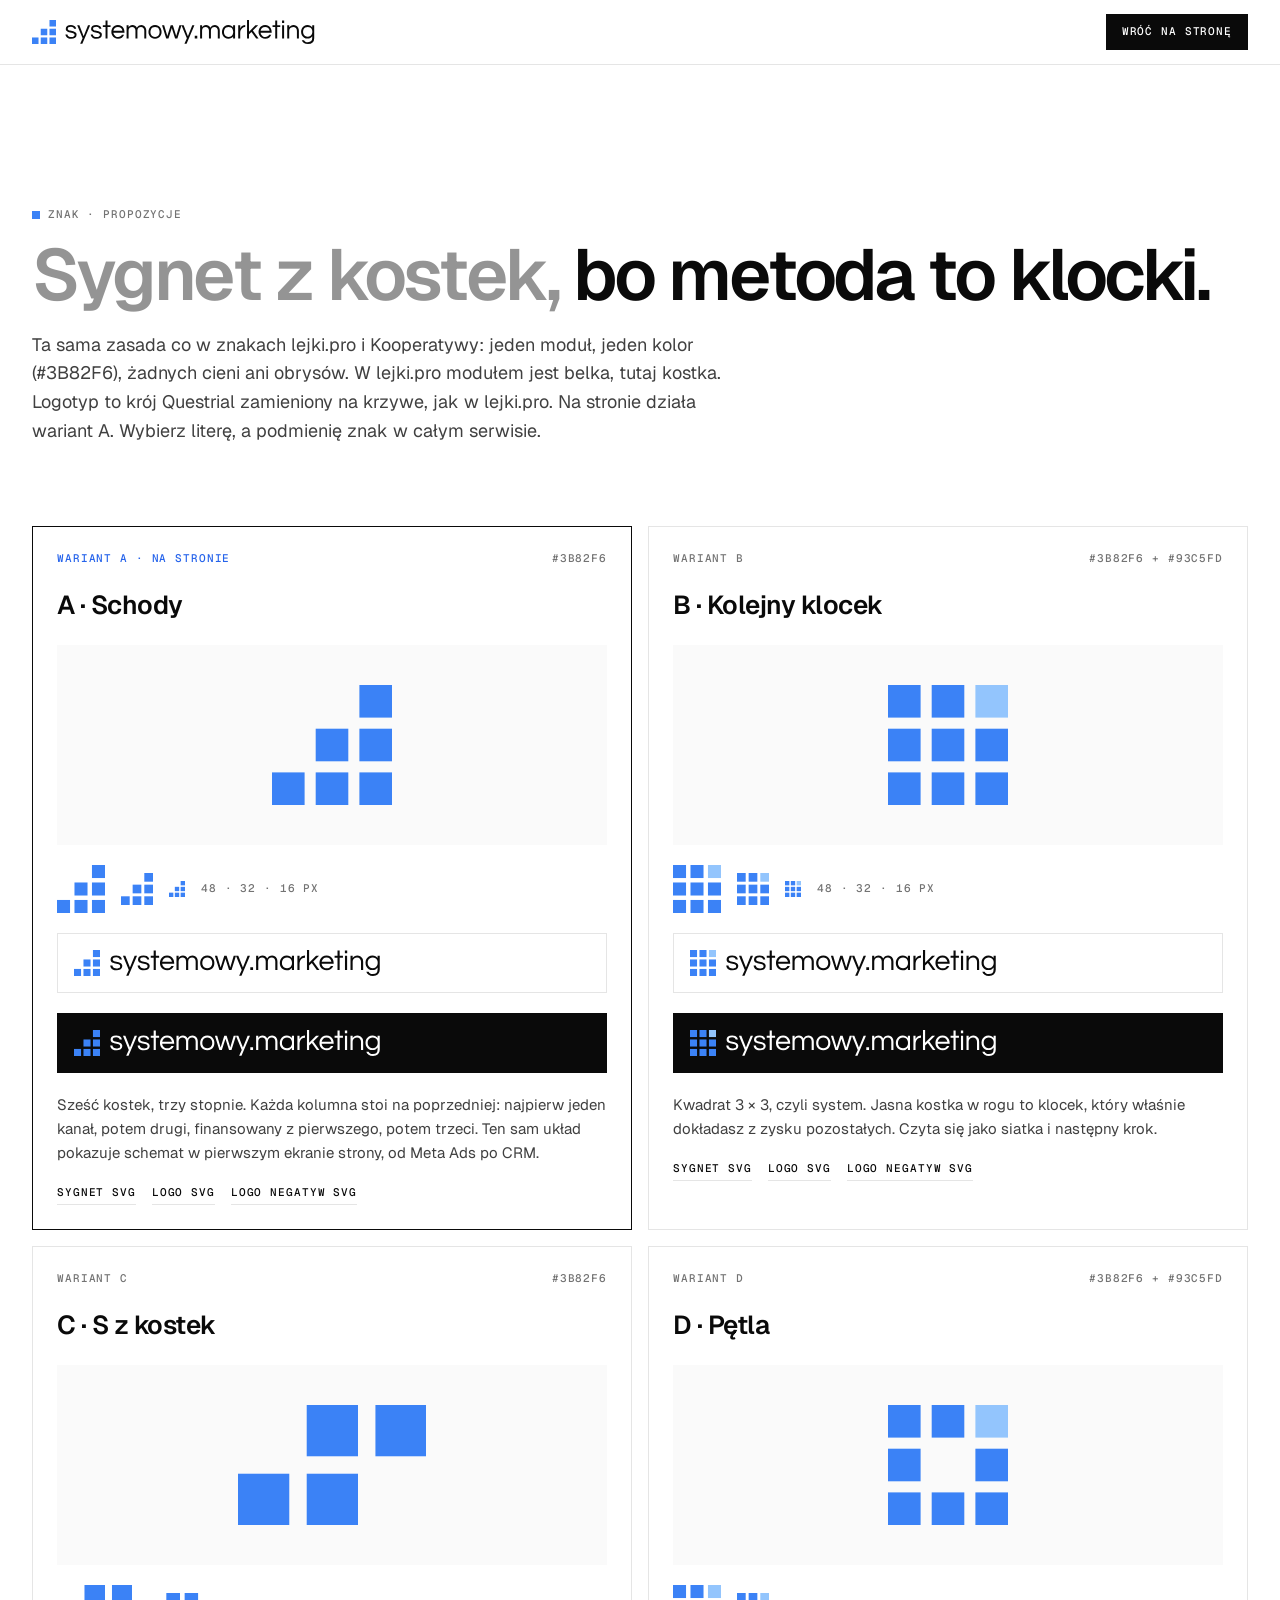
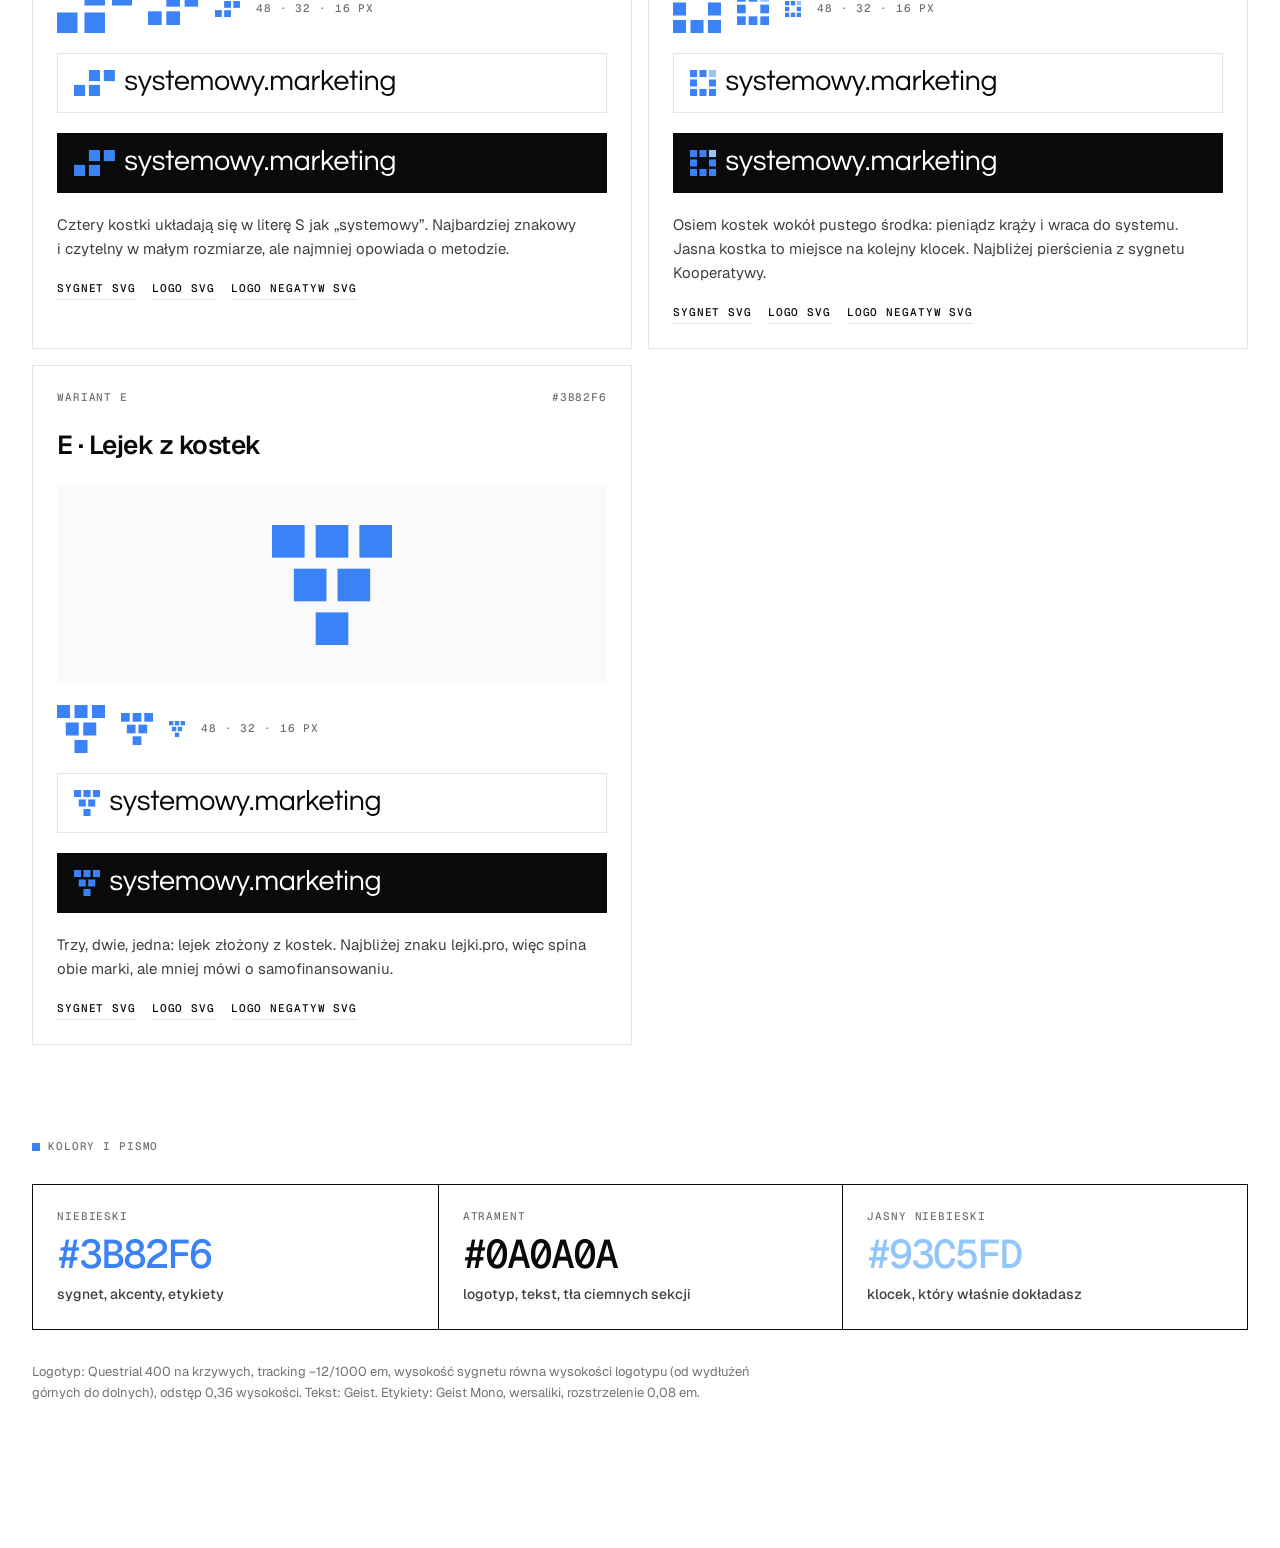
<file: sygnet/index.html>
<!DOCTYPE html>
<html lang="pl">
<head>
  <meta charset="utf-8">
  <meta name="viewport" content="width=device-width, initial-scale=1">
  <title>Sygnet z kostek · systemowy.marketing</title>
  <meta name="robots" content="noindex, nofollow">
  <link rel="icon" href="/favicon.ico" sizes="48x48">
  <link rel="icon" href="/favicon.svg" type="image/svg+xml">
  <link rel="preconnect" href="https://fonts.googleapis.com">
  <link rel="preconnect" href="https://fonts.gstatic.com" crossorigin>
  <link rel="stylesheet" href="https://fonts.googleapis.com/css2?family=Geist:wght@400;500;600;700&family=Geist+Mono:wght@400;500&display=swap">
  <link rel="stylesheet" href="/assets/site.css?v=202611232158">
</head>
<body>
<svg xmlns="http://www.w3.org/2000/svg" style="position:absolute;width:0;height:0;overflow:hidden" aria-hidden="true" focusable="false"><symbol id="sygnet-a" viewBox="0 0 424 424"><rect x="308.8" y="0.0" width="115.2" height="115.2" fill="var(--sygnet, #3B82F6)"/><rect x="154.4" y="154.4" width="115.2" height="115.2" fill="var(--sygnet, #3B82F6)"/><rect x="308.8" y="154.4" width="115.2" height="115.2" fill="var(--sygnet, #3B82F6)"/><rect x="0.0" y="308.8" width="115.2" height="115.2" fill="var(--sygnet, #3B82F6)"/><rect x="154.4" y="308.8" width="115.2" height="115.2" fill="var(--sygnet, #3B82F6)"/><rect x="308.8" y="308.8" width="115.2" height="115.2" fill="var(--sygnet, #3B82F6)"/></symbol><symbol id="sygnet-b" viewBox="0 0 424 424"><rect x="0.0" y="0.0" width="115.2" height="115.2" fill="var(--sygnet, #3B82F6)"/><rect x="154.4" y="0.0" width="115.2" height="115.2" fill="var(--sygnet, #3B82F6)"/><rect x="308.8" y="0.0" width="115.2" height="115.2" fill="var(--sygnet-jasny, #93C5FD)"/><rect x="0.0" y="154.4" width="115.2" height="115.2" fill="var(--sygnet, #3B82F6)"/><rect x="154.4" y="154.4" width="115.2" height="115.2" fill="var(--sygnet, #3B82F6)"/><rect x="308.8" y="154.4" width="115.2" height="115.2" fill="var(--sygnet, #3B82F6)"/><rect x="0.0" y="308.8" width="115.2" height="115.2" fill="var(--sygnet, #3B82F6)"/><rect x="154.4" y="308.8" width="115.2" height="115.2" fill="var(--sygnet, #3B82F6)"/><rect x="308.8" y="308.8" width="115.2" height="115.2" fill="var(--sygnet, #3B82F6)"/></symbol><symbol id="sygnet-c" viewBox="0 0 666.8 424"><rect x="242.8" y="0.0" width="181.2" height="181.2" fill="var(--sygnet, #3B82F6)"/><rect x="485.6" y="0.0" width="181.2" height="181.2" fill="var(--sygnet, #3B82F6)"/><rect x="0.0" y="242.8" width="181.2" height="181.2" fill="var(--sygnet, #3B82F6)"/><rect x="242.8" y="242.8" width="181.2" height="181.2" fill="var(--sygnet, #3B82F6)"/></symbol><symbol id="sygnet-d" viewBox="0 0 424 424"><rect x="0.0" y="0.0" width="115.2" height="115.2" fill="var(--sygnet, #3B82F6)"/><rect x="154.4" y="0.0" width="115.2" height="115.2" fill="var(--sygnet, #3B82F6)"/><rect x="308.8" y="0.0" width="115.2" height="115.2" fill="var(--sygnet-jasny, #93C5FD)"/><rect x="0.0" y="154.4" width="115.2" height="115.2" fill="var(--sygnet, #3B82F6)"/><rect x="308.8" y="154.4" width="115.2" height="115.2" fill="var(--sygnet, #3B82F6)"/><rect x="0.0" y="308.8" width="115.2" height="115.2" fill="var(--sygnet, #3B82F6)"/><rect x="154.4" y="308.8" width="115.2" height="115.2" fill="var(--sygnet, #3B82F6)"/><rect x="308.8" y="308.8" width="115.2" height="115.2" fill="var(--sygnet, #3B82F6)"/></symbol><symbol id="sygnet-e" viewBox="0 0 424 424"><rect x="0.0" y="0.0" width="115.2" height="115.2" fill="var(--sygnet, #3B82F6)"/><rect x="154.4" y="0.0" width="115.2" height="115.2" fill="var(--sygnet, #3B82F6)"/><rect x="308.8" y="0.0" width="115.2" height="115.2" fill="var(--sygnet, #3B82F6)"/><rect x="77.2" y="154.4" width="115.2" height="115.2" fill="var(--sygnet, #3B82F6)"/><rect x="231.6" y="154.4" width="115.2" height="115.2" fill="var(--sygnet, #3B82F6)"/><rect x="154.4" y="308.8" width="115.2" height="115.2" fill="var(--sygnet, #3B82F6)"/></symbol><symbol id="logotyp" viewBox="0 0 4439.8 424"><path fill="currentColor" d="M115.6 331.3Q83.3 331.3 61.1 320.6Q38.8 309.8 27.1 292.3Q15.4 274.7 14 254.1H50.5Q51.9 265.8 58.7 276.8Q65.5 287.8 79.6 294.6Q93.6 301.4 116.1 301.4Q123.1 301.4 133.4 300Q143.7 298.6 153.3 294.8Q162.9 291.1 169.4 283.6Q176 276.1 176 264.4Q176 249.9 164.7 242Q153.5 234 135.7 229.5Q117.9 225.1 98 220.9Q78.2 216.7 60.4 209.9Q42.6 203.1 31.4 190.7Q20.1 178.3 20.1 156.8Q20.1 125 43.3 107.4Q66.5 89.9 111.8 89.9Q142.7 89.9 162.2 99.4Q181.6 109 191.6 124Q201.7 139 203.6 156.3H168Q166.1 141.3 153.3 130.6Q140.4 119.8 110.9 119.8Q55.2 119.8 55.2 153.5Q55.2 167.5 66.5 175Q77.7 182.5 95.5 187Q113.3 191.4 133.1 195.4Q153 199.4 170.8 206.4Q188.6 213.4 199.8 226.3Q211.1 239.1 211.1 261.1Q211.1 295.3 185.1 313.3Q159.1 331.3 115.6 331.3ZM274.7 420.3 317.3 324.3 221.8 93.6H260.7L336 285.5L412.8 93.6H451.1L312.6 420.3ZM562.5 331.3Q530.2 331.3 508 320.6Q485.8 309.8 474.1 292.3Q462.4 274.7 461 254.1H497.5Q498.9 265.8 505.7 276.8Q512.5 287.8 526.5 294.6Q540.5 301.4 563 301.4Q570 301.4 580.3 300Q590.6 298.6 600.2 294.8Q609.8 291.1 616.3 283.6Q622.9 276.1 622.9 264.4Q622.9 249.9 611.7 242Q600.4 234 582.6 229.5Q564.9 225.1 545 220.9Q525.1 216.7 507.3 209.9Q489.5 203.1 478.3 190.7Q467.1 178.3 467.1 156.8Q467.1 125 490.2 107.4Q513.4 89.9 558.8 89.9Q589.7 89.9 609.1 99.4Q628.5 109 638.6 124Q648.6 139 650.5 156.3H614.9Q613.1 141.3 600.2 130.6Q587.3 119.8 557.8 119.8Q502.2 119.8 502.2 153.5Q502.2 167.5 513.4 175Q524.6 182.5 542.4 187Q560.2 191.4 580.1 195.4Q600 199.4 617.7 206.4Q635.5 213.4 646.8 226.3Q658 239.1 658 261.1Q658 295.3 632 313.3Q606 331.3 562.5 331.3ZM722.6 327.6V124.5H674.8V93.6H722.6V9.8H757.7V93.6H811.5V124.5H757.7V327.6ZM943.5 331.3Q907.9 331.3 881.2 315.2Q854.6 299 839.8 271.4Q825.1 243.8 825.1 210.6Q825.1 176.9 839.1 149.5Q853.1 122.1 879.4 106Q905.6 89.9 941.1 89.9Q977.2 89.9 1003.1 106Q1029.1 122.1 1043.2 149.5Q1057.2 176.9 1057.2 210.6V224.6H861.1Q863.9 245.2 874.4 262.3Q885 279.4 902.8 289.5Q920.5 299.5 943.9 299.5Q968.7 299.5 985.6 288.5Q1002.4 277.5 1011.8 260.2H1050.2Q1038 291.6 1011.6 311.4Q985.1 331.3 943.5 331.3ZM861.6 191.9H1020.7Q1016 161.9 995.4 141.8Q974.8 121.7 941.1 121.7Q907.4 121.7 887.1 141.8Q866.7 161.9 861.6 191.9ZM1094.6 327.6V93.6H1129.7V129.2Q1137.7 115.1 1155 102.5Q1172.3 89.9 1200.9 89.9Q1224.3 89.9 1244.2 102.3Q1264 114.7 1275.3 137.1Q1280 129.2 1290 117.9Q1300.1 106.7 1316.5 98.3Q1332.8 89.9 1355.8 89.9Q1378.2 89.9 1397.9 101.6Q1417.5 113.3 1429.9 135Q1442.3 156.8 1442.3 186.3V327.6H1407.2V187.2Q1407.2 157.7 1390.6 139.7Q1374 121.7 1349.2 121.7Q1323.5 121.7 1304.8 139Q1286 156.3 1286 187.7V327.6H1250.9V187.2Q1250.9 157.7 1234.3 139.7Q1217.7 121.7 1192.9 121.7Q1167.2 121.7 1148.5 139Q1129.7 156.3 1129.7 187.7V327.6ZM1596.8 331.3Q1561.2 331.3 1535 315.2Q1508.8 299 1494.8 271.4Q1480.7 243.8 1480.7 210.6Q1480.7 176.9 1494.8 149.5Q1508.8 122.1 1535 106Q1561.2 89.9 1596.8 89.9Q1632.8 89.9 1658.8 106Q1684.8 122.1 1698.8 149.5Q1712.8 176.9 1712.8 210.6Q1712.8 243.8 1698.8 271.4Q1684.8 299 1658.8 315.2Q1632.8 331.3 1596.8 331.3ZM1596.8 299.5Q1623 299.5 1641 287.3Q1659 275.2 1668.4 254.8Q1677.7 234.5 1677.7 210.6Q1677.7 186.3 1668.4 166.1Q1659 146 1641 133.8Q1623 121.7 1596.8 121.7Q1571 121.7 1552.8 133.8Q1534.5 146 1525.2 166.1Q1515.8 186.3 1515.8 210.6Q1515.8 234.5 1525.2 254.8Q1534.5 275.2 1552.8 287.3Q1571 299.5 1596.8 299.5ZM1794.3 327.6 1720.8 93.6H1758.2L1814.4 284.1L1873.8 93.6H1912.2L1971.6 284.1L2027.8 93.6H2065.2L1991.8 327.6H1951.5L1893 140.9L1834.5 327.6ZM2116.7 420.3 2159.3 324.3 2063.8 93.6H2102.7L2178 285.5L2254.8 93.6H2293.2L2154.6 420.3ZM2298.3 327.6V279.9H2343.7V327.6ZM2393.3 327.6V93.6H2428.4V129.2Q2436.4 115.1 2453.7 102.5Q2471 89.9 2499.5 89.9Q2522.9 89.9 2542.8 102.3Q2562.7 114.7 2574 137.1Q2578.6 129.2 2588.7 117.9Q2598.8 106.7 2615.1 98.3Q2631.5 89.9 2654.4 89.9Q2676.9 89.9 2696.6 101.6Q2716.2 113.3 2728.6 135Q2741 156.8 2741 186.3V327.6H2705.9V187.2Q2705.9 157.7 2689.3 139.7Q2672.7 121.7 2647.9 121.7Q2622.2 121.7 2603.4 139Q2584.7 156.3 2584.7 187.7V327.6H2549.6V187.2Q2549.6 157.7 2533 139.7Q2516.4 121.7 2491.6 121.7Q2465.8 121.7 2447.1 139Q2428.4 156.3 2428.4 187.7V327.6ZM2892.7 331.3Q2858.5 331.3 2833 315.2Q2807.5 299 2793.4 271.4Q2779.4 243.8 2779.4 210.6Q2779.4 176.9 2793.4 149.5Q2807.5 122.1 2833 106Q2858.5 89.9 2892.7 89.9Q2921.7 89.9 2942.5 101.1Q2963.3 112.3 2976.4 131.5V93.6H3011.5V327.6H2976.4V290.2Q2963.3 308.9 2942.5 320.1Q2921.7 331.3 2892.7 331.3ZM2897.3 299.5Q2923.5 299.5 2941.6 287.3Q2959.6 275.2 2968.9 254.8Q2978.3 234.5 2978.3 210.6Q2978.3 186.3 2968.9 166.1Q2959.6 146 2941.6 133.8Q2923.5 121.7 2897.3 121.7Q2871.6 121.7 2852.9 133.8Q2834.2 146 2824.3 166.1Q2814.5 186.3 2814.5 210.6Q2814.5 234.5 2824.3 254.8Q2834.2 275.2 2852.9 287.3Q2871.6 299.5 2897.3 299.5ZM3066.7 327.6V93.6H3101.8V151.2Q3103.7 145.1 3109.1 135Q3114.5 125 3124.8 114.7Q3135.1 104.4 3150.8 97.1Q3166.4 89.9 3188 89.9H3190.3V125H3186.1Q3159.9 125 3140.9 139.2Q3122 153.5 3111.9 176.2Q3101.8 198.9 3101.8 224.6V327.6ZM3222.6 327.6V0H3257.7V209.7L3370.5 93.6H3419.6L3325.5 185.8L3426.6 327.6H3383.6L3301.7 210.1L3257.7 253.7V327.6ZM3544.1 331.3Q3508.5 331.3 3481.9 315.2Q3455.2 299 3440.4 271.4Q3425.7 243.8 3425.7 210.6Q3425.7 176.9 3439.7 149.5Q3453.8 122.1 3480 106Q3506.2 89.9 3541.8 89.9Q3577.8 89.9 3603.8 106Q3629.7 122.1 3643.8 149.5Q3657.8 176.9 3657.8 210.6V224.6H3461.7Q3464.5 245.2 3475.1 262.3Q3485.6 279.4 3503.4 289.5Q3521.2 299.5 3544.6 299.5Q3569.4 299.5 3586.2 288.5Q3603.1 277.5 3612.4 260.2H3650.8Q3638.6 291.6 3612.2 311.4Q3585.7 331.3 3544.1 331.3ZM3462.2 191.9H3621.3Q3616.6 161.9 3596 141.8Q3575.5 121.7 3541.8 121.7Q3508.1 121.7 3487.7 141.8Q3467.3 161.9 3462.2 191.9ZM3720.5 327.6V124.5H3672.8V93.6H3720.5V9.8H3755.6V93.6H3809.4V124.5H3755.6V327.6ZM3840.8 54.3V8.4H3878.7V54.3ZM3842.2 327.6V93.6H3877.3V327.6ZM3932.5 327.6V93.6H3967.6V130.1Q3980.3 113.3 3998.5 101.6Q4016.8 89.9 4045.3 89.9Q4069.7 89.9 4090.9 101.3Q4112.2 112.8 4125.6 135.5Q4138.9 158.2 4138.9 191.4V327.6H4103.8V192.3Q4103.8 160.5 4085.6 141.1Q4067.3 121.7 4038.3 121.7Q4018.6 121.7 4002.7 130.6Q3986.8 139.5 3977.2 155.6Q3967.6 171.8 3967.6 192.8V327.6ZM4299 424Q4255 424 4227.4 405Q4199.8 386.1 4189.9 355.7H4228.8Q4235.8 373 4253.1 382.6Q4270.4 392.2 4297.1 392.2Q4337.3 392.2 4355.8 373.2Q4374.3 354.3 4374.3 318.2V285.9Q4361.2 304.7 4340.4 316.1Q4319.6 327.6 4290.5 327.6Q4256.4 327.6 4230.9 311.9Q4205.4 296.2 4191.3 269.1Q4177.3 242 4177.3 208.7Q4177.3 175 4191.3 148.1Q4205.4 121.2 4230.9 105.5Q4256.4 89.9 4290.5 89.9Q4319.6 89.9 4340.4 100.9Q4361.2 111.8 4374.3 131V93.6H4409.4V320.6Q4409.4 370.6 4380.6 397.3Q4351.8 424 4299 424ZM4295.2 295.8Q4321 295.8 4339 284.1Q4357 272.4 4366.6 252.5Q4376.2 232.6 4376.2 208.7Q4376.2 184.4 4366.6 164.7Q4357 145.1 4339 133.4Q4321 121.7 4295.2 121.7Q4269.5 121.7 4250.8 133.4Q4232 145.1 4222.2 164.7Q4212.4 184.4 4212.4 208.7Q4212.4 232.6 4222.2 252.5Q4232 272.4 4250.8 284.1Q4269.5 295.8 4295.2 295.8Z"/></symbol></svg>
<header class="naglowek-strony przewiniety">
  <div class="kontener naglowek-strony__wnetrze">
    <a href="/" class="logo" aria-label="systemowy.marketing, strona główna"><svg viewBox="0 0 5016.4 424" role="img" aria-hidden="true" focusable="false"><use href="#sygnet-a" width="424" height="424"/><use href="#logotyp" x="576.6" width="4439.8" height="424"/></svg></a>
    <a href="/" class="cta-naglowek mono" style="display:inline-flex">Wróć na stronę</a>
  </div>
</header>
<main>
  <section class="sekcja">
    <div class="kontener">
      <div class="glowa">
        <div class="etykieta">Znak · propozycje</div>
        <h1 class="naglowek"><span class="wyc">Sygnet z kostek,</span> <span class="pel">bo metoda to klocki.</span></h1>
        <p class="lead">Ta sama zasada co w znakach lejki.pro i Kooperatywy: jeden moduł, jeden kolor (#3B82F6), żadnych cieni ani obrysów. W lejki.pro modułem jest belka, tutaj kostka. Logotyp to krój Questrial zamieniony na krzywe, jak w lejki.pro. Na stronie działa wariant A. Wybierz literę, a podmienię znak w całym serwisie.</p>
      </div>
      <div class="warianty">
        <article class="wariant wybrany">
          <div class="wariant__gora"><span class="mono c-niebieski">Wariant A · na stronie</span><span class="mono c-popiol">#3B82F6</span></div>
          <h2>A · Schody</h2>
          <div class="wariant__duzy"><svg viewBox="0 0 424 424" style="height:120px;width:auto" aria-hidden="true"><use href="#sygnet-a" width="424" height="424"/></svg></div>
          <div class="wariant__male"><svg viewBox="0 0 424 424" style="height:48px;width:auto" aria-hidden="true"><use href="#sygnet-a" width="424" height="424"/></svg><svg viewBox="0 0 424 424" style="height:32px;width:auto" aria-hidden="true"><use href="#sygnet-a" width="424" height="424"/></svg><svg viewBox="0 0 424 424" style="height:16px;width:auto" aria-hidden="true"><use href="#sygnet-a" width="424" height="424"/></svg><span class="mono c-popiol">48 · 32 · 16 px</span></div>
          <div class="wariant__logo"><svg viewBox="0 0 5016.4 424" role="img" aria-hidden="true" focusable="false"><use href="#sygnet-a" width="424" height="424"/><use href="#logotyp" x="576.6" width="4439.8" height="424"/></svg></div>
          <div class="wariant__logo wariant__logo--ciemne"><svg viewBox="0 0 5016.4 424" role="img" aria-hidden="true" focusable="false"><use href="#sygnet-a" width="424" height="424"/><use href="#logotyp" x="576.6" width="4439.8" height="424"/></svg></div>
          <p>Sześć kostek, trzy stopnie. Każda kolumna stoi na poprzedniej: najpierw jeden kanał, potem drugi, finansowany z pierwszego, potem trzeci. Ten sam układ pokazuje schemat w pierwszym ekranie strony, od Meta Ads po CRM.</p>
          <div class="wariant__pliki mono"><a class="link-mono link-mono--ciemny" href="/znak/sygnet-a.svg" download>Sygnet SVG</a><a class="link-mono link-mono--ciemny" href="/znak/logo-a.svg" download>Logo SVG</a><a class="link-mono link-mono--ciemny" href="/znak/logo-a-negatyw.svg" download>Logo negatyw SVG</a></div>
        </article>
<article class="wariant">
          <div class="wariant__gora"><span class="mono c-popiol">Wariant B</span><span class="mono c-popiol">#3B82F6 + #93C5FD</span></div>
          <h2>B · Kolejny klocek</h2>
          <div class="wariant__duzy"><svg viewBox="0 0 424 424" style="height:120px;width:auto" aria-hidden="true"><use href="#sygnet-b" width="424" height="424"/></svg></div>
          <div class="wariant__male"><svg viewBox="0 0 424 424" style="height:48px;width:auto" aria-hidden="true"><use href="#sygnet-b" width="424" height="424"/></svg><svg viewBox="0 0 424 424" style="height:32px;width:auto" aria-hidden="true"><use href="#sygnet-b" width="424" height="424"/></svg><svg viewBox="0 0 424 424" style="height:16px;width:auto" aria-hidden="true"><use href="#sygnet-b" width="424" height="424"/></svg><span class="mono c-popiol">48 · 32 · 16 px</span></div>
          <div class="wariant__logo"><svg viewBox="0 0 5016.4 424" role="img" aria-hidden="true" focusable="false"><use href="#sygnet-b" width="424" height="424"/><use href="#logotyp" x="576.6" width="4439.8" height="424"/></svg></div>
          <div class="wariant__logo wariant__logo--ciemne"><svg viewBox="0 0 5016.4 424" role="img" aria-hidden="true" focusable="false"><use href="#sygnet-b" width="424" height="424"/><use href="#logotyp" x="576.6" width="4439.8" height="424"/></svg></div>
          <p>Kwadrat 3 × 3, czyli system. Jasna kostka w rogu to klocek, który właśnie dokładasz z zysku pozostałych. Czyta się jako siatka i następny krok.</p>
          <div class="wariant__pliki mono"><a class="link-mono link-mono--ciemny" href="/znak/sygnet-b.svg" download>Sygnet SVG</a><a class="link-mono link-mono--ciemny" href="/znak/logo-b.svg" download>Logo SVG</a><a class="link-mono link-mono--ciemny" href="/znak/logo-b-negatyw.svg" download>Logo negatyw SVG</a></div>
        </article>
<article class="wariant">
          <div class="wariant__gora"><span class="mono c-popiol">Wariant C</span><span class="mono c-popiol">#3B82F6</span></div>
          <h2>C · S z kostek</h2>
          <div class="wariant__duzy"><svg viewBox="0 0 666.8 424" style="height:120px;width:auto" aria-hidden="true"><use href="#sygnet-c" width="666.8" height="424"/></svg></div>
          <div class="wariant__male"><svg viewBox="0 0 666.8 424" style="height:48px;width:auto" aria-hidden="true"><use href="#sygnet-c" width="666.8" height="424"/></svg><svg viewBox="0 0 666.8 424" style="height:32px;width:auto" aria-hidden="true"><use href="#sygnet-c" width="666.8" height="424"/></svg><svg viewBox="0 0 666.8 424" style="height:16px;width:auto" aria-hidden="true"><use href="#sygnet-c" width="666.8" height="424"/></svg><span class="mono c-popiol">48 · 32 · 16 px</span></div>
          <div class="wariant__logo"><svg viewBox="0 0 5259.2 424" role="img" aria-hidden="true" focusable="false"><use href="#sygnet-c" width="666.8" height="424"/><use href="#logotyp" x="819.4" width="4439.8" height="424"/></svg></div>
          <div class="wariant__logo wariant__logo--ciemne"><svg viewBox="0 0 5259.2 424" role="img" aria-hidden="true" focusable="false"><use href="#sygnet-c" width="666.8" height="424"/><use href="#logotyp" x="819.4" width="4439.8" height="424"/></svg></div>
          <p>Cztery kostki układają się w literę S jak „systemowy”. Najbardziej znakowy i czytelny w małym rozmiarze, ale najmniej opowiada o metodzie.</p>
          <div class="wariant__pliki mono"><a class="link-mono link-mono--ciemny" href="/znak/sygnet-c.svg" download>Sygnet SVG</a><a class="link-mono link-mono--ciemny" href="/znak/logo-c.svg" download>Logo SVG</a><a class="link-mono link-mono--ciemny" href="/znak/logo-c-negatyw.svg" download>Logo negatyw SVG</a></div>
        </article>
<article class="wariant">
          <div class="wariant__gora"><span class="mono c-popiol">Wariant D</span><span class="mono c-popiol">#3B82F6 + #93C5FD</span></div>
          <h2>D · Pętla</h2>
          <div class="wariant__duzy"><svg viewBox="0 0 424 424" style="height:120px;width:auto" aria-hidden="true"><use href="#sygnet-d" width="424" height="424"/></svg></div>
          <div class="wariant__male"><svg viewBox="0 0 424 424" style="height:48px;width:auto" aria-hidden="true"><use href="#sygnet-d" width="424" height="424"/></svg><svg viewBox="0 0 424 424" style="height:32px;width:auto" aria-hidden="true"><use href="#sygnet-d" width="424" height="424"/></svg><svg viewBox="0 0 424 424" style="height:16px;width:auto" aria-hidden="true"><use href="#sygnet-d" width="424" height="424"/></svg><span class="mono c-popiol">48 · 32 · 16 px</span></div>
          <div class="wariant__logo"><svg viewBox="0 0 5016.4 424" role="img" aria-hidden="true" focusable="false"><use href="#sygnet-d" width="424" height="424"/><use href="#logotyp" x="576.6" width="4439.8" height="424"/></svg></div>
          <div class="wariant__logo wariant__logo--ciemne"><svg viewBox="0 0 5016.4 424" role="img" aria-hidden="true" focusable="false"><use href="#sygnet-d" width="424" height="424"/><use href="#logotyp" x="576.6" width="4439.8" height="424"/></svg></div>
          <p>Osiem kostek wokół pustego środka: pieniądz krąży i wraca do systemu. Jasna kostka to miejsce na kolejny klocek. Najbliżej pierścienia z sygnetu Kooperatywy.</p>
          <div class="wariant__pliki mono"><a class="link-mono link-mono--ciemny" href="/znak/sygnet-d.svg" download>Sygnet SVG</a><a class="link-mono link-mono--ciemny" href="/znak/logo-d.svg" download>Logo SVG</a><a class="link-mono link-mono--ciemny" href="/znak/logo-d-negatyw.svg" download>Logo negatyw SVG</a></div>
        </article>
<article class="wariant">
          <div class="wariant__gora"><span class="mono c-popiol">Wariant E</span><span class="mono c-popiol">#3B82F6</span></div>
          <h2>E · Lejek z kostek</h2>
          <div class="wariant__duzy"><svg viewBox="0 0 424 424" style="height:120px;width:auto" aria-hidden="true"><use href="#sygnet-e" width="424" height="424"/></svg></div>
          <div class="wariant__male"><svg viewBox="0 0 424 424" style="height:48px;width:auto" aria-hidden="true"><use href="#sygnet-e" width="424" height="424"/></svg><svg viewBox="0 0 424 424" style="height:32px;width:auto" aria-hidden="true"><use href="#sygnet-e" width="424" height="424"/></svg><svg viewBox="0 0 424 424" style="height:16px;width:auto" aria-hidden="true"><use href="#sygnet-e" width="424" height="424"/></svg><span class="mono c-popiol">48 · 32 · 16 px</span></div>
          <div class="wariant__logo"><svg viewBox="0 0 5016.4 424" role="img" aria-hidden="true" focusable="false"><use href="#sygnet-e" width="424" height="424"/><use href="#logotyp" x="576.6" width="4439.8" height="424"/></svg></div>
          <div class="wariant__logo wariant__logo--ciemne"><svg viewBox="0 0 5016.4 424" role="img" aria-hidden="true" focusable="false"><use href="#sygnet-e" width="424" height="424"/><use href="#logotyp" x="576.6" width="4439.8" height="424"/></svg></div>
          <p>Trzy, dwie, jedna: lejek złożony z kostek. Najbliżej znaku lejki.pro, więc spina obie marki, ale mniej mówi o samofinansowaniu.</p>
          <div class="wariant__pliki mono"><a class="link-mono link-mono--ciemny" href="/znak/sygnet-e.svg" download>Sygnet SVG</a><a class="link-mono link-mono--ciemny" href="/znak/logo-e.svg" download>Logo SVG</a><a class="link-mono link-mono--ciemny" href="/znak/logo-e-negatyw.svg" download>Logo negatyw SVG</a></div>
        </article>
      </div>
      <div class="glowa" style="margin-top:96px;margin-bottom:32px">
        <div class="etykieta">Kolory i pismo</div>
      </div>
      <dl class="dowody">
        <div><dt class="mono">Niebieski</dt><dd style="color:#3B82F6">#3B82F6<small>sygnet, akcenty, etykiety</small></dd></div>
        <div><dt class="mono">Atrament</dt><dd>#0A0A0A<small>logotyp, tekst, tła ciemnych sekcji</small></dd></div>
        <div><dt class="mono">Jasny niebieski</dt><dd style="color:#93C5FD">#93C5FD<small>klocek, który właśnie dokładasz</small></dd></div>
      </dl>
      <p class="przypis">Logotyp: Questrial 400 na krzywych, tracking −12/1000 em, wysokość sygnetu równa wysokości logotypu (od wydłużeń górnych do dolnych), odstęp 0,36 wysokości. Tekst: Geist. Etykiety: Geist Mono, wersaliki, rozstrzelenie 0,08 em.</p>
    </div>
  </section>
</main>
</body>
</html>
</file>
<file: assets/site.css>
/* systemowy.marketing · arkusz strony
   Design system lejki.pro: Geist + Geist Mono, atrament #0A0A0A, niebieski #3B82F6,
   ostre narożniki, etykiety z niebieskim kwadratem, nagłówki dwutonowe. */

:root {
  --atrament: #0A0A0A;
  --grafit: #404040;
  --popiol: #737373;
  --szron: #949494;
  --linia: #E5E5E5;
  --mgla: #F5F5F5;
  --papier: #FAFAFA;
  --niebieski: #3B82F6;
  --niebieski-50: #EFF6FF;
  --niebieski-100: #DBEAFE;
  --niebieski-300: #93C5FD;
  --niebieski-600: #2563EB;
  --niebieski-700: #1D4ED8;
  --zysk: #16A34A;
  --strata: #DC2626;
  --uwaga: #D97706;
  --opinia: #111111;
  --font: "Geist", ui-sans-serif, system-ui, -apple-system, "Segoe UI", sans-serif;
  --mono: "Geist Mono", ui-monospace, SFMono-Regular, Menlo, monospace;
  --naglowek-h: 64px;
}

*, *::before, *::after { box-sizing: border-box; }
html { -webkit-text-size-adjust: 100%; text-size-adjust: 100%; scroll-behavior: smooth; }
@media (prefers-reduced-motion: reduce) { html { scroll-behavior: auto; } }
body {
  margin: 0;
  font-family: var(--font);
  font-size: 16px;
  line-height: 1.5;
  color: var(--atrament);
  background: #fff;
  -webkit-font-smoothing: antialiased;
  -moz-osx-font-smoothing: grayscale;
  text-rendering: optimizeLegibility;
}
img, svg, canvas { display: block; max-width: 100%; }
a { color: inherit; text-decoration: none; }
p { margin: 0; }
h1, h2, h3, h4 { margin: 0; font-weight: 600; }
ul, ol { margin: 0; padding: 0; list-style: none; }
button, input, select, textarea { font: inherit; color: inherit; }
button { cursor: pointer; }
:focus-visible { outline: 2px solid var(--niebieski); outline-offset: 2px; }
::selection { background: var(--niebieski-100); color: var(--atrament); }
section[id], div[id] { scroll-margin-top: calc(var(--naglowek-h) + 8px); }

.sr { position: absolute !important; width: 1px; height: 1px; overflow: hidden; clip: rect(0 0 0 0); white-space: nowrap; }
.skip-link { position: absolute; left: 16px; top: -100px; z-index: 100; background: var(--atrament); color: #fff; padding: 12px 16px; font-family: var(--mono); font-size: 12px; text-transform: uppercase; letter-spacing: .08em; }
.skip-link:focus { top: 12px; }

/* ---------- układ */
.kontener { width: 100%; max-width: 1280px; margin: 0 auto; padding: 0 20px; }
@media (min-width: 640px) { .kontener { padding: 0 24px; } }
@media (min-width: 1024px) { .kontener { padding: 0 32px; } }

.mono { font-family: var(--mono); font-size: 11px; font-weight: 500; text-transform: uppercase; letter-spacing: .08em; line-height: 1.4; }
.c-popiol { color: var(--popiol); } .c-szron { color: var(--szron); } .c-grafit { color: var(--grafit); } .c-niebieski { color: var(--niebieski-600); }

.sekcja { position: relative; padding: 96px 0; background: #fff; }
@media (min-width: 1024px) { .sekcja { padding: 144px 0; } }
.sekcja--linia { border-top: 1px solid var(--linia); }
.sekcja--papier { background: var(--papier); }
.ciemna { background: var(--atrament); color: #fff; }

/* etykieta sekcji: niebieski kwadrat + napis mono */
.etykieta { display: inline-flex; align-items: center; gap: 8px; font-family: var(--mono); font-size: 11px; font-weight: 500; text-transform: uppercase; letter-spacing: .08em; line-height: 1; color: var(--popiol); }
.etykieta::before { content: ""; width: 8px; height: 8px; background: var(--niebieski); flex: none; }
.ciemna .etykieta { color: rgba(255,255,255,.6); }

/* nagłówek dwutonowy */
.naglowek { margin: 0; font-size: 36px; font-weight: 600; line-height: .98; letter-spacing: -.04em; text-wrap: balance; }
@media (min-width: 640px) { .naglowek { font-size: 52px; } }
@media (min-width: 1024px) { .naglowek { font-size: 72px; } }
.naglowek .wyc { color: var(--szron); }
.naglowek .pel { color: var(--atrament); }
.ciemna .naglowek .wyc { color: rgba(255,255,255,.45); }
.ciemna .naglowek .pel { color: #fff; }
.kropka { display: inline-block; width: .15em; height: .15em; margin-left: .06em; background: var(--niebieski); vertical-align: baseline; }

.glowa { display: flex; flex-direction: column; align-items: flex-start; gap: 20px; margin-bottom: 56px; }
@media (min-width: 1024px) { .glowa { margin-bottom: 80px; } }
.lead { max-width: 60ch; font-size: 17px; line-height: 1.6; color: var(--grafit); }
@media (min-width: 1024px) { .lead { font-size: 18px; } }
.ciemna .lead { color: rgba(255,255,255,.7); }

/* przyciski: 52 px, strzałka po prawej, ostre narożniki */
.przycisk { display: inline-flex; height: 52px; align-items: center; justify-content: space-between; gap: 32px; padding: 0 20px; border: 1px solid var(--atrament); font-size: 15px; font-weight: 600; line-height: 1; transition: background-color .15s, color .15s, border-color .15s; white-space: nowrap; }
.przycisk .str { transition: transform .15s; }
.przycisk:hover .str { transform: translateX(4px); }
.przycisk--glowny { background: var(--atrament); color: #fff; }
.przycisk--glowny:hover { background: var(--niebieski-600); border-color: var(--niebieski-600); }
.przycisk--obrys { background: transparent; color: var(--atrament); }
.przycisk--obrys:hover { background: var(--atrament); color: #fff; }
.przycisk--jasny { background: #fff; border-color: #fff; color: var(--atrament); }
.przycisk--jasny:hover { background: var(--niebieski); border-color: var(--niebieski); color: #fff; }
.przycisk--obrys-jasny { background: transparent; border-color: rgba(255,255,255,.5); color: #fff; }
.przycisk--obrys-jasny:hover { background: #fff; color: var(--atrament); border-color: #fff; }
.przycisk[disabled] { opacity: .6; cursor: default; }
@media (min-width: 640px) { .przycisk--szeroki { min-width: 240px; } }

/* wejście w widok */
.wej { opacity: 0; transform: translateY(24px); transition: opacity .7s ease-out, transform .7s ease-out; }
.wej.widoczny { opacity: 1; transform: none; }
@media (prefers-reduced-motion: reduce) { .wej { opacity: 1; transform: none; transition: none; } }
.bez-js .wej { opacity: 1; transform: none; }

/* ---------- nagłówek strony */
.naglowek-strony { position: sticky; top: 0; z-index: 40; background: rgba(255,255,255,.9); -webkit-backdrop-filter: blur(12px); backdrop-filter: blur(12px); border-bottom: 1px solid transparent; transition: border-color .2s; }
.naglowek-strony.przewiniety { border-bottom-color: var(--linia); }
.naglowek-strony__wnetrze { display: flex; height: var(--naglowek-h); align-items: center; justify-content: space-between; gap: 24px; }
.logo { display: inline-flex; align-items: center; gap: 0; color: var(--atrament); flex: none; }
.logo svg { height: 22px; width: auto; }
@media (min-width: 640px) { .logo svg { height: 24px; } }
.nawigacja { display: none; align-items: center; gap: 28px; }
.nawigacja a { color: var(--popiol); transition: color .15s; white-space: nowrap; }
.nawigacja a:hover { color: var(--atrament); }
@media (min-width: 1080px) { .nawigacja { display: flex; } }
.naglowek-strony__akcje { display: flex; align-items: center; gap: 8px; }
.cta-naglowek { display: none; background: var(--atrament); color: #fff; padding: 10px 16px; transition: background-color .15s; }
.cta-naglowek:hover { background: var(--niebieski-600); }
@media (min-width: 640px) { .cta-naglowek { display: inline-flex; } }
.menu-przycisk { display: inline-flex; width: 40px; height: 40px; align-items: center; justify-content: center; border: 1px solid var(--linia); background: #fff; }
@media (min-width: 1080px) { .menu-przycisk { display: none; } }
.menu-przycisk__ikona { position: relative; display: block; width: 16px; height: 12px; }
.menu-przycisk__ikona i { position: absolute; left: 0; width: 16px; height: 1px; background: var(--atrament); transition: transform .2s, opacity .2s; }
.menu-przycisk__ikona i:nth-child(1) { top: 0; } .menu-przycisk__ikona i:nth-child(2) { top: 6px; } .menu-przycisk__ikona i:nth-child(3) { top: 12px; }
.menu-otwarte .menu-przycisk__ikona i:nth-child(1) { transform: translateY(6px) rotate(45deg); }
.menu-otwarte .menu-przycisk__ikona i:nth-child(2) { opacity: 0; }
.menu-otwarte .menu-przycisk__ikona i:nth-child(3) { transform: translateY(-6px) rotate(-45deg); }
.menu-mobilne { display: none; border-top: 1px solid var(--linia); background: #fff; }
.menu-otwarte .menu-mobilne { display: block; }
@media (min-width: 1080px) { .menu-otwarte .menu-mobilne { display: none; } }
.menu-mobilne a { display: block; border-bottom: 1px solid var(--linia); padding: 16px 0; font-size: 22px; font-weight: 600; letter-spacing: -.02em; }
.menu-mobilne a.mono { margin: 12px 0 16px; border: 0; background: var(--atrament); color: #fff; padding: 14px 16px; text-align: center; font-size: 11px; letter-spacing: .08em; }

/* ---------- tło: siatka kropek (canvas) */
.siatka { position: absolute; inset: 0; width: 100%; height: 100%; display: block; }
.poswiata { position: absolute; inset: 0; pointer-events: none; opacity: 0; transition: opacity .5s; mix-blend-mode: screen;
  background: radial-gradient(280px circle at var(--kx, 50%) var(--ky, 50%), rgba(59,130,246,.2), rgba(59,130,246,.06) 45%, transparent 70%); }
@media (prefers-reduced-motion: reduce) { .poswiata { display: none; } }

/* pasek metadanych */
.pasek-meta { display: grid; grid-template-columns: 1fr 1fr; gap: 16px 24px; border-bottom: 1px solid var(--atrament); padding-bottom: 16px; }
@media (min-width: 768px) { .pasek-meta { grid-template-columns: repeat(4, 1fr); } }
.pasek-meta div { font-family: var(--mono); font-size: 11px; font-weight: 500; text-transform: uppercase; letter-spacing: .06em; line-height: 1.4; }
.pasek-meta p:first-child { color: var(--atrament); }
.pasek-meta p:last-child { color: var(--popiol); }
.ciemna .pasek-meta { border-color: rgba(255,255,255,.3); }
.ciemna .pasek-meta p:first-child { color: #fff; }
.ciemna .pasek-meta p:last-child { color: rgba(255,255,255,.55); }

/* ---------- hero */
.hero { position: relative; isolation: isolate; overflow: hidden; }
.hero__wnetrze { position: relative; padding-top: 8px; padding-bottom: 72px; }
@media (min-width: 1024px) { .hero__wnetrze { padding-top: 32px; padding-bottom: 96px; } }
.hero__meta { display: none; }
@media (min-width: 640px) { .hero__meta { display: block; } }
.hero__siatka { display: grid; gap: 48px; padding-top: 40px; }
@media (min-width: 1024px) { .hero__siatka { grid-template-columns: repeat(12, 1fr); gap: 32px; padding-top: 56px; align-items: center; } .hero__tekst { grid-column: span 7; } .hero__wizual { grid-column: 8 / span 5; } }
.hero__tytul { margin-top: 24px; font-size: 46px; font-weight: 600; line-height: .95; letter-spacing: -.045em; text-wrap: balance; }
@media (min-width: 640px) { .hero__tytul { font-size: 64px; } }
@media (min-width: 1024px) { .hero__tytul { font-size: clamp(64px, 5.4vw, 86px); } }
.hero__tytul .wyc { display: block; color: rgba(255,255,255,.45); }
.hero__tytul .pel { display: block; color: #fff; }
.hero__lead { margin-top: 24px; max-width: 52ch; font-size: 17px; line-height: 1.6; color: rgba(255,255,255,.72); }
@media (min-width: 1024px) { .hero__lead { font-size: 19px; } }
.hero__przyciski { margin-top: 32px; display: flex; flex-direction: column; gap: 12px; }
@media (min-width: 640px) { .hero__przyciski { flex-direction: row; } }
.hero__fakty { margin: 40px 0 0; display: grid; grid-template-columns: 1fr; border: 1px solid rgba(255,255,255,.3); }
@media (min-width: 640px) { .hero__fakty { grid-template-columns: repeat(3, 1fr); } }
.hero__fakty div { padding: 12px 16px; }
.hero__fakty div + div { border-top: 1px solid rgba(255,255,255,.3); }
@media (min-width: 640px) { .hero__fakty div + div { border-top: 0; border-left: 1px solid rgba(255,255,255,.3); } }
.hero__fakty dt { color: rgba(255,255,255,.55); }
.hero__fakty dd { margin: 4px 0 0; font-size: 18px; font-weight: 600; letter-spacing: -.02em; }

/* schody klocków w hero (sygnet w dużej skali, budowany klocek po klocku) */
.budowa { position: relative; border: 1px solid rgba(255,255,255,.14); background: rgba(10,10,10,.55); -webkit-backdrop-filter: blur(2px); backdrop-filter: blur(2px); padding: 20px; }
@media (min-width: 640px) { .budowa { padding: 28px; } }
.budowa__gora { display: flex; justify-content: space-between; align-items: center; gap: 16px; color: rgba(255,255,255,.55); }
.budowa__licznik { color: #fff; }
.budowa__plansza { margin-top: 24px; display: grid; grid-template-columns: repeat(3, 1fr); grid-template-rows: repeat(3, auto); gap: 10px; }
@media (min-width: 640px) { .budowa__plansza { gap: 14px; } }
.klocek { position: relative; aspect-ratio: 1 / 1; border: 1px dashed rgba(255,255,255,.22); background: transparent; color: #fff; padding: 10px; display: flex; flex-direction: column; justify-content: space-between; transition: background-color .45s ease, border-color .45s ease, transform .45s cubic-bezier(.2,.9,.3,1.2); }
@media (min-width: 640px) { .klocek { padding: 12px; } }
.klocek__nr { font-family: var(--mono); font-size: 10px; letter-spacing: .08em; color: rgba(255,255,255,.4); transition: color .45s; }
.klocek__nazwa { font-size: 13px; font-weight: 600; line-height: 1.15; letter-spacing: -.01em; color: rgba(255,255,255,.35); transition: color .45s; }
@media (min-width: 640px) { .klocek__nazwa { font-size: 16px; } }
.klocek__opis { display: none; font-family: var(--mono); font-size: 9.5px; letter-spacing: .06em; text-transform: uppercase; color: rgba(255,255,255,.7); margin-top: 4px; line-height: 1.3; }
@media (min-width: 640px) { .klocek__opis { display: block; } }
.klocek--puste { visibility: hidden; }
.klocek.stoi { background: var(--niebieski); border: 1px solid var(--niebieski); }
.klocek.stoi .klocek__nr { color: rgba(255,255,255,.75); }
.klocek.stoi .klocek__nazwa { color: #fff; }
.klocek.teraz { background: var(--niebieski-300); border-color: var(--niebieski-300); color: var(--atrament); transform: translateY(-4px); }
.klocek.teraz .klocek__nr, .klocek.teraz .klocek__opis { color: rgba(10,10,10,.65); }
.klocek.teraz .klocek__nazwa { color: var(--atrament); }
.budowa__dol { margin-top: 24px; display: grid; gap: 8px; border-top: 1px solid rgba(255,255,255,.14); padding-top: 16px; }
.budowa__wiersz { display: flex; justify-content: space-between; gap: 16px; color: rgba(255,255,255,.55); }
.budowa__wiersz b { font-weight: 500; color: #fff; }
.budowa__podpis { margin-top: 12px; color: rgba(255,255,255,.4); font-size: 10px; }

/* taśma zasad */
.tasma { position: relative; border-top: 1px solid var(--atrament); border-bottom: 1px solid var(--atrament); background: #fff; }
.tasma__tor { display: flex; overflow: hidden; padding: 16px 0; -webkit-mask-image: linear-gradient(90deg, transparent, #000 6%, #000 94%, transparent); mask-image: linear-gradient(90deg, transparent, #000 6%, #000 94%, transparent); }
.tasma ul { display: flex; flex: none; align-items: center; gap: 48px; padding-right: 48px; animation: tasma 42s linear infinite; }
.tasma li { display: flex; align-items: center; gap: 12px; white-space: nowrap; color: var(--atrament); }
.tasma li::before { content: ""; width: 6px; height: 6px; background: var(--niebieski); flex: none; }
@keyframes tasma { from { transform: translateX(0); } to { transform: translateX(-100%); } }
@media (prefers-reduced-motion: reduce) { .tasma ul { animation: none; } }

/* ---------- metoda */
.siatka-12 { display: grid; gap: 48px; }
.siatka-12 > *, .hero__siatka > *, .kontakt__wnetrze > *, .stopka__siatka > * { min-width: 0; }
@media (min-width: 1024px) { .siatka-12 { grid-template-columns: repeat(12, 1fr); gap: 32px; } .kol-7 { grid-column: span 7; } .kol-5 { grid-column: span 5; } .kol-6 { grid-column: span 6; } .kol-8-5 { grid-column: 8 / span 5; } }
.tekst-dlugi p { font-size: 18px; line-height: 1.65; color: var(--grafit); max-width: 62ch; }
.tekst-dlugi p + p { margin-top: 20px; }
.tekst-dlugi strong { color: var(--atrament); font-weight: 600; }
.tekst-dlugi .zdanie { font-size: 24px; line-height: 1.25; font-weight: 500; letter-spacing: -.02em; color: var(--atrament); max-width: 30ch; margin-bottom: 28px; }
@media (min-width: 1024px) { .tekst-dlugi .zdanie { font-size: 30px; } }
.definicja { border: 1px solid var(--atrament); padding: 24px; background: #fff; }
.definicja__tytul { display: flex; justify-content: space-between; align-items: center; color: var(--popiol); }
.definicja__tresc { margin-top: 16px; font-size: 19px; line-height: 1.5; letter-spacing: -.01em; color: var(--atrament); }
.definicja__tresc em { font-style: normal; color: var(--niebieski-600); }
.trojka { margin-top: 16px; display: grid; border: 1px solid var(--linia); }
.trojka div { display: grid; grid-template-columns: 88px 1fr; gap: 16px; padding: 16px; align-items: baseline; }
.trojka div + div { border-top: 1px solid var(--linia); }
.trojka dt { color: var(--popiol); }
.trojka dd { margin: 0; font-size: 15px; line-height: 1.5; color: var(--atrament); }

/* ---------- klocki (karty) */
.klocki-lista { display: grid; gap: 16px; }
@media (min-width: 900px) { .klocki-lista { grid-template-columns: 1fr 1fr; } }
.karta-klocka { position: relative; border: 1px solid var(--linia); background: #fff; padding: 24px; display: flex; flex-direction: column; gap: 18px; transition: border-color .2s; }
.karta-klocka:hover { border-color: var(--atrament); }
@media (min-width: 640px) { .karta-klocka { padding: 32px; } }
.karta-klocka__gora { display: flex; justify-content: space-between; align-items: flex-start; gap: 16px; }
.karta-klocka__numer { font-family: var(--mono); font-size: 44px; font-weight: 500; line-height: 1; letter-spacing: -.04em; color: var(--szron); }
.mini-schody { display: grid; grid-template-columns: repeat(3, 10px); grid-template-rows: repeat(3, 10px); gap: 3px; flex: none; }
.mini-schody i { background: var(--linia); }
.mini-schody i.pusta { background: transparent; }
.mini-schody i.ta { background: var(--niebieski); }
.mini-schody i.przed { background: var(--niebieski-300); }
.karta-klocka h3 { font-size: 28px; line-height: 1.05; letter-spacing: -.03em; }
@media (min-width: 1024px) { .karta-klocka h3 { font-size: 32px; } }
.karta-klocka__lead { font-size: 17px; line-height: 1.55; color: var(--grafit); }
.karta-klocka dl { margin: 0; display: grid; border-top: 1px solid var(--linia); }
.karta-klocka dl div { display: grid; grid-template-columns: 1fr; gap: 6px; padding: 14px 0; border-bottom: 1px solid var(--linia); }
@media (min-width: 640px) { .karta-klocka dl div { grid-template-columns: 128px 1fr; gap: 16px; } }
.karta-klocka dt { color: var(--popiol); padding-top: 3px; }
.karta-klocka dd { margin: 0; font-size: 15px; line-height: 1.55; color: var(--atrament); }
.karta-klocka dd.pulapka { color: var(--grafit); }

/* ---------- ROMI */
.wzor { border: 1px solid var(--atrament); padding: 24px; background: #fff; }
@media (min-width: 640px) { .wzor { padding: 32px; } }
.wzor__rownanie { margin-top: 18px; font-size: 19px; line-height: 1.35; font-weight: 500; letter-spacing: -.02em; }
@media (min-width: 640px) { .wzor__rownanie { font-size: 24px; } }
@media (min-width: 1024px) { .wzor__rownanie { font-size: 28px; } }
.wzor__rownanie .ulamek { max-width: 100%; display: inline-flex; flex-direction: column; vertical-align: middle; text-align: center; margin: 0 6px; }
.wzor__rownanie .ulamek span:first-child { border-bottom: 2px solid var(--atrament); padding: 0 6px 4px; }
.wzor__rownanie .ulamek span:last-child { padding: 4px 6px 0; }
.wzor__rownanie .nazwa { color: var(--niebieski-600); }
.wzor__legenda { margin-top: 24px; display: grid; gap: 10px; }
.wzor__legenda div { display: grid; grid-template-columns: 130px 1fr; gap: 12px; font-size: 15px; line-height: 1.5; color: var(--grafit); }
.wzor__legenda dt { color: var(--atrament); font-weight: 600; }
.wzor__legenda dd { margin: 0; }
.porownanie { margin-top: 16px; display: grid; gap: 16px; }
@media (min-width: 640px) { .porownanie { grid-template-columns: 1fr 1fr; } }
.porownanie__karta { border: 1px solid var(--linia); padding: 20px; }
.porownanie__karta h3 { font-size: 20px; letter-spacing: -.02em; margin-top: 10px; }
.porownanie__karta p { margin-top: 8px; font-size: 15px; line-height: 1.55; color: var(--grafit); }
.przyklad { margin-top: 16px; border-left: 3px solid var(--niebieski); background: var(--niebieski-50); padding: 18px 20px; }
.przyklad p { font-size: 15px; line-height: 1.6; color: var(--atrament); }
.przyklad p + p { margin-top: 8px; }
.lista-pomiaru { margin-top: 28px; display: grid; gap: 0; border-top: 1px solid var(--atrament); }
.lista-pomiaru li { display: grid; grid-template-columns: 32px 1fr; gap: 12px; padding: 16px 0; border-bottom: 1px solid var(--linia); font-size: 16px; line-height: 1.5; color: var(--atrament); }
.lista-pomiaru li span:first-child { font-family: var(--mono); font-size: 11px; color: var(--popiol); padding-top: 4px; }

/* ---------- kalkulator */
.kalk { display: grid; border: 1px solid var(--atrament); background: #fff; }
@media (min-width: 1024px) { .kalk { grid-template-columns: 1.05fr 1fr; } }
.kalk__wejscia { padding: 24px; display: grid; gap: 22px; }
@media (min-width: 640px) { .kalk__wejscia { padding: 32px; } }
.pole-kalk label { display: flex; justify-content: space-between; align-items: baseline; gap: 12px; }
.pole-kalk__nazwa { font-size: 15px; font-weight: 500; color: var(--atrament); }
.pole-kalk__wartosc { display: inline-flex; align-items: baseline; gap: 6px; }
.pole-kalk__wartosc input { width: 112px; text-align: right; border: 1px solid var(--linia); background: #fff; padding: 6px 8px; font-family: var(--mono); font-size: 14px; }
.pole-kalk__wartosc input:focus { border-color: var(--niebieski); outline: none; }
.pole-kalk__jedn { font-family: var(--mono); font-size: 11px; color: var(--popiol); min-width: 28px; }
.pole-kalk input[type=range] { width: 100%; margin-top: 10px; -webkit-appearance: none; appearance: none; height: 20px; background: transparent; }
.pole-kalk input[type=range]::-webkit-slider-runnable-track { height: 2px; background: linear-gradient(90deg, var(--niebieski) var(--p, 50%), var(--linia) var(--p, 50%)); }
.pole-kalk input[type=range]::-moz-range-track { height: 2px; background: var(--linia); }
.pole-kalk input[type=range]::-moz-range-progress { height: 2px; background: var(--niebieski); }
.pole-kalk input[type=range]::-webkit-slider-thumb { -webkit-appearance: none; width: 16px; height: 16px; margin-top: -7px; background: var(--atrament); border: 0; }
.pole-kalk input[type=range]::-moz-range-thumb { width: 16px; height: 16px; background: var(--atrament); border: 0; border-radius: 0; }
.pole-kalk input[type=range]:focus-visible::-webkit-slider-thumb { background: var(--niebieski); }
.pole-kalk__podpowiedz { margin-top: 2px; font-size: 13px; color: var(--popiol); }
.kalk__wyniki { background: var(--atrament); color: #fff; padding: 24px; display: flex; flex-direction: column; gap: 20px; }
@media (min-width: 640px) { .kalk__wyniki { padding: 32px; } }
.werdykt { border: 1px solid rgba(255,255,255,.25); padding: 18px; }
.werdykt__status { display: inline-flex; align-items: center; gap: 8px; }
.werdykt__status::before { content: ""; width: 8px; height: 8px; background: var(--szron); }
.werdykt[data-stan="plus"] .werdykt__status::before { background: #4ADE80; }
.werdykt[data-stan="minus"] .werdykt__status::before { background: #F87171; }
.werdykt__tekst { margin-top: 10px; font-size: 20px; line-height: 1.3; font-weight: 500; letter-spacing: -.02em; }
.werdykt__rada { margin-top: 10px; font-size: 14px; line-height: 1.55; color: rgba(255,255,255,.7); }
.wyniki-siatka { display: grid; grid-template-columns: 1fr 1fr; border-top: 1px solid rgba(255,255,255,.2); }
.wyniki-siatka div { padding: 14px 0; border-bottom: 1px solid rgba(255,255,255,.12); }
.wyniki-siatka div:nth-child(odd) { padding-right: 12px; }
.wyniki-siatka div:nth-child(even) { padding-left: 12px; border-left: 1px solid rgba(255,255,255,.12); }
.wyniki-siatka dt { color: rgba(255,255,255,.5); }
.wyniki-siatka dd { margin: 6px 0 0; font-family: var(--mono); font-size: 20px; font-weight: 500; letter-spacing: -.03em; }
.wyniki-siatka dd.duzy { font-size: 28px; }
.wyniki-siatka dd.plus { color: #4ADE80; } .wyniki-siatka dd.minus { color: #F87171; }
.belki-kalk { display: grid; gap: 10px; }
.belka-kalk { display: grid; grid-template-columns: 120px 1fr auto; gap: 12px; align-items: center; }
.belka-kalk__tor { height: 10px; background: rgba(255,255,255,.08); position: relative; }
.belka-kalk__wyp { position: absolute; left: 0; top: 0; bottom: 0; width: 0; background: var(--niebieski); transition: width .35s ease; }
.belka-kalk--koszt .belka-kalk__wyp { background: rgba(255,255,255,.55); }
.belka-kalk span:last-child { font-family: var(--mono); font-size: 12px; color: rgba(255,255,255,.75); min-width: 84px; text-align: right; }
.kalk__stopka { font-size: 12px; line-height: 1.55; color: rgba(255,255,255,.45); }
.kalk__akcje { display: flex; flex-wrap: wrap; gap: 12px; }
.link-mono { display: inline-flex; align-items: center; gap: 8px; color: #fff; border-bottom: 1px solid rgba(255,255,255,.3); padding-bottom: 3px; }
.link-mono:hover { border-color: #fff; }
.link-mono--ciemny { color: var(--atrament); border-color: var(--linia); }
.link-mono--ciemny:hover { border-color: var(--atrament); }

/* ---------- bootstrapping: tabela porównania */
.tabela { width: 100%; border-collapse: collapse; }
.tabela caption { text-align: left; padding-bottom: 12px; }
.tabela th, .tabela td { text-align: left; vertical-align: top; padding: 16px 16px 16px 0; border-bottom: 1px solid var(--linia); font-size: 15px; line-height: 1.5; }
.tabela thead th { border-bottom: 1px solid var(--atrament); font-family: var(--mono); font-size: 11px; font-weight: 500; text-transform: uppercase; letter-spacing: .08em; color: var(--popiol); }
.tabela thead th.nasza { color: var(--niebieski-700); }
.tabela tbody th { font-weight: 500; color: var(--atrament); width: 28%; }
.tabela td.nasza { color: var(--atrament); }
.tabela td.obca { color: var(--popiol); }
.tabela-przewijana { overflow-x: auto; -webkit-overflow-scrolling: touch; }
.tabela-przewijana .tabela { min-width: 620px; }
.cytat { margin-top: 32px; border-top: 1px solid var(--atrament); padding-top: 24px; font-size: 24px; line-height: 1.3; font-weight: 500; letter-spacing: -.02em; max-width: 34ch; }
@media (min-width: 1024px) { .cytat { font-size: 30px; } }

/* ---------- dla kogo */
.karty-kto { display: grid; gap: 16px; }
@media (min-width: 640px) { .karty-kto { grid-template-columns: 1fr 1fr; } }
@media (min-width: 1024px) { .karty-kto { grid-template-columns: repeat(3, 1fr); } }
.karta-kto { border: 1px solid var(--linia); padding: 24px; display: flex; flex-direction: column; gap: 12px; background: #fff; }
.karta-kto h3 { font-size: 22px; line-height: 1.1; letter-spacing: -.02em; }
.karta-kto p { font-size: 15px; line-height: 1.6; color: var(--grafit); }
.karta-kto p b { color: var(--atrament); font-weight: 600; }
.karta-kto--uwaga { background: var(--papier); border-color: var(--atrament); }
.karta-kto--uwaga ul { display: grid; gap: 8px; }
.karta-kto--uwaga li { position: relative; padding-left: 18px; font-size: 15px; line-height: 1.5; color: var(--grafit); }
.karta-kto--uwaga li::before { content: ""; position: absolute; left: 0; top: .55em; width: 8px; height: 2px; background: var(--atrament); }

/* ---------- zasady (ciemna sekcja) */
.zasady { position: relative; isolation: isolate; overflow: hidden; }
.zasady__lista { position: relative; display: grid; border-top: 1px solid rgba(255,255,255,.3); counter-reset: z; }
.zasady__lista li { display: grid; grid-template-columns: 56px 1fr; gap: 16px; padding: 24px 0; border-bottom: 1px solid rgba(255,255,255,.14); }
@media (min-width: 1024px) { .zasady__lista li { grid-template-columns: 120px 1fr 1fr; gap: 32px; padding: 28px 0; } }
.zasady__nr { font-family: var(--mono); font-size: 34px; font-weight: 500; line-height: 1; letter-spacing: -.04em; color: rgba(255,255,255,.35); }
.zasady__tytul { font-size: 22px; font-weight: 600; line-height: 1.2; letter-spacing: -.02em; color: #fff; }
@media (min-width: 1024px) { .zasady__tytul { font-size: 26px; } }
.zasady__opis { grid-column: 2; font-size: 16px; line-height: 1.6; color: rgba(255,255,255,.68); }
@media (min-width: 1024px) { .zasady__opis { grid-column: 3; } }

/* ---------- pakiety (tabela jak w lejki.pro) */
.pakiety-tabela { display: none; }
@media (min-width: 1024px) { .pakiety-tabela { display: grid; grid-template-columns: 1.25fr repeat(4, 1fr); } }
.pk-glowa { position: relative; display: flex; flex-direction: column; gap: 8px; padding: 24px 20px; }
.pk-glowa.wyr, .pk-kom.wyr { background: var(--niebieski-50); }
.pk-glowa.wyr::before { content: ""; position: absolute; left: 0; right: 0; top: 0; height: 3px; background: var(--niebieski); }
.pk-nazwa { font-size: 20px; font-weight: 600; line-height: 1.15; letter-spacing: -.02em; }
.pk-cena { margin-top: 8px; font-family: var(--mono); font-size: 28px; font-weight: 500; line-height: 1; letter-spacing: -.03em; }
.pk-opis { margin-top: 8px; font-size: 14px; line-height: 1.5; color: var(--grafit); }
.pk-cecha { display: flex; align-items: center; padding: 20px 24px 20px 0; border-top: 1px solid var(--linia); font-size: 15px; }
.pk-kom { display: flex; align-items: center; padding: 20px; border-top: 1px solid var(--linia); font-size: 15px; line-height: 1.4; }
.pk-pierwszy { border-top-color: var(--atrament) !important; }
.pk-tak { font-family: var(--mono); font-size: 20px; line-height: 1; }
.pk-nie { font-family: var(--mono); font-size: 15px; color: var(--szron); }
.pk-dol { padding: 24px 20px; border-top: 1px solid var(--atrament); }
.pk-dol--pusty { border-top: 1px solid var(--atrament); }
.pk-cta { display: inline-flex; width: 100%; height: 48px; align-items: center; justify-content: space-between; border: 1px solid var(--atrament); padding: 0 16px; font-size: 14px; font-weight: 600; color: var(--atrament); transition: background-color .15s, color .15s, border-color .15s; }
.pk-cta:hover { background: var(--atrament); color: #fff; }
.pk-cta--wyr { background: var(--atrament); color: #fff; }
.pk-cta--wyr:hover { background: var(--niebieski-600); border-color: var(--niebieski-600); }
.pk-cta .str { transition: transform .15s; } .pk-cta:hover .str { transform: translateX(4px); }
.pakiety-karty { display: grid; gap: 16px; }
@media (min-width: 640px) { .pakiety-karty { grid-template-columns: 1fr 1fr; } }
@media (min-width: 1024px) { .pakiety-karty { display: none; } }
.pk-karta { border: 1px solid var(--atrament); padding: 20px; position: relative; }
.pk-karta.wyr { border-color: var(--niebieski); background: var(--niebieski-50); }
.pk-karta ul { margin-top: 20px; border-top: 1px solid var(--linia); }
.pk-karta li { display: flex; justify-content: space-between; align-items: baseline; gap: 16px; padding: 12px 0; border-bottom: 1px solid var(--linia); font-size: 14px; }
.pk-karta li span:first-child { color: var(--popiol); }
.pk-karta li span:last-child { text-align: right; }
.pk-karta .pk-cta { margin-top: 20px; }
.przypis { margin-top: 32px; max-width: 82ch; font-size: 13px; line-height: 1.6; color: var(--popiol); }

/* ---------- dowody (zespół) */
.dowody { display: grid; border: 1px solid var(--atrament); }
@media (min-width: 768px) { .dowody { grid-template-columns: repeat(3, 1fr); } }
.dowody div { padding: 24px; }
.dowody div + div { border-top: 1px solid var(--atrament); }
@media (min-width: 768px) { .dowody div + div { border-top: 0; border-left: 1px solid var(--atrament); } }
.dowody dt { color: var(--popiol); }
.dowody dd { margin: 10px 0 0; font-family: var(--mono); font-size: 40px; font-weight: 500; letter-spacing: -.05em; line-height: 1; }
.dowody dd small { display: block; margin-top: 10px; font-family: var(--font); font-size: 14px; letter-spacing: 0; color: var(--grafit); line-height: 1.5; }
.dowody-linki { margin-top: 24px; display: flex; flex-wrap: wrap; gap: 24px; }

/* ---------- FAQ */
.faq { border-top: 1px solid var(--atrament); }
.faq details { border-bottom: 1px solid var(--linia); }
.faq summary { list-style: none; cursor: pointer; display: flex; justify-content: space-between; align-items: center; gap: 24px; padding: 22px 0; font-size: 19px; font-weight: 500; letter-spacing: -.01em; }
.faq summary::-webkit-details-marker { display: none; }
.faq summary::after { content: "+"; font-family: var(--mono); font-size: 22px; font-weight: 400; color: var(--popiol); transition: transform .2s; flex: none; }
.faq details[open] summary::after { transform: rotate(45deg); color: var(--atrament); }
.faq summary:hover { color: var(--niebieski-700); }
.faq__odp { padding: 0 0 24px; max-width: 72ch; }
.faq__odp p { font-size: 16px; line-height: 1.65; color: var(--grafit); }
.faq__odp p + p { margin-top: 10px; }

/* ---------- kontakt */
.kontakt { position: relative; isolation: isolate; overflow: hidden; }
.kontakt__wnetrze { position: relative; display: grid; gap: 48px; padding-top: 96px; padding-bottom: 96px; }
@media (min-width: 1024px) { .kontakt .naglowek { font-size: 60px; } .kontakt__wnetrze { grid-template-columns: repeat(12, 1fr); padding-top: 144px; padding-bottom: 144px; gap: 32px; } .kontakt__lewa { grid-column: span 5; } .kontakt__prawa { grid-column: 7 / span 6; } }
.kontakt__lewa .budowa { margin-top: 32px; }
.formularz { margin-top: 40px; display: grid; gap: 16px; }
@media (min-width: 640px) { .formularz { grid-template-columns: 1fr 1fr; } .formularz .pelna { grid-column: 1 / -1; } }
.formularz label.etyk { display: block; margin-bottom: 8px; color: rgba(255,255,255,.6); }
.pole { width: 100%; border: 1px solid rgba(255,255,255,.25); background: rgba(255,255,255,.03); padding: 14px 16px; font-size: 15px; color: #fff; transition: border-color .15s, background-color .15s; border-radius: 0; }
.pole::placeholder { color: rgba(255,255,255,.35); }
.pole:focus { border-color: var(--niebieski); background: rgba(255,255,255,.06); outline: none; }
select.pole { -webkit-appearance: none; appearance: none; background-image: linear-gradient(45deg, transparent 50%, rgba(255,255,255,.6) 50%), linear-gradient(135deg, rgba(255,255,255,.6) 50%, transparent 50%); background-position: calc(100% - 20px) 50%, calc(100% - 15px) 50%; background-size: 5px 5px, 5px 5px; background-repeat: no-repeat; padding-right: 40px; }
select.pole option { color: var(--atrament); }
textarea.pole { resize: none; }
.zgoda { display: flex; gap: 12px; align-items: flex-start; font-size: 13px; line-height: 1.5; color: rgba(255,255,255,.6); }
.zgoda input { -webkit-appearance: none; appearance: none; width: 16px; height: 16px; flex: none; margin-top: 2px; border: 1px solid rgba(255,255,255,.4); background: transparent; border-radius: 0; }
.zgoda input:checked { background: var(--niebieski); border-color: var(--niebieski); box-shadow: inset 0 0 0 3px var(--atrament); }
.zgoda a { text-decoration: underline; text-underline-offset: 2px; }
.miodek { position: absolute; left: -9999px; width: 1px; height: 1px; overflow: hidden; }
.formularz__dol { display: flex; flex-direction: column; gap: 16px; }
@media (min-width: 640px) { .formularz__dol { flex-direction: row; align-items: center; justify-content: space-between; } }
.blad-formularza { font-size: 14px; color: #fff; }
.przyjete { margin-top: 40px; border: 1px solid var(--niebieski); background: rgba(59,130,246,.1); padding: 24px; }
.przyjete p:last-child { margin-top: 12px; font-size: 26px; font-weight: 600; letter-spacing: -.02em; line-height: 1.2; }
.kontakt__dane { margin-top: 48px; display: grid; gap: 24px; border-top: 1px solid rgba(255,255,255,.2); padding-top: 24px; }
@media (min-width: 640px) { .kontakt__dane { grid-template-columns: repeat(3, 1fr); } }
.kontakt__dane a, .kontakt__dane span { color: rgba(255,255,255,.6); }
.kontakt__dane a:hover { color: #fff; }
.kontakt__dane b { display: block; font-weight: 500; color: rgba(255,255,255,.35); }

/* ---------- stopka */
.stopka { position: relative; overflow: hidden; border-top: 1px solid var(--linia); background: #fff; }
.stopka__siatka { display: grid; gap: 48px; padding-top: 64px; }
@media (min-width: 1024px) { .stopka__siatka { grid-template-columns: 1.3fr .8fr 1.6fr 1fr; padding-top: 80px; } }
.stopka__opis { margin-top: 20px; max-width: 34ch; font-size: 15px; line-height: 1.6; color: var(--grafit); }
.fraza { display: grid; margin-top: 4px; }
.fraza span { grid-area: 1 / 1; opacity: 0; transform: translateY(6px); transition: opacity .7s ease-out, transform .7s ease-out; }
.fraza span.aktywna { opacity: 1; transform: none; }
.stopka__kontakt { margin-top: 24px; display: flex; flex-direction: column; gap: 8px; color: var(--popiol); }
.stopka__kontakt a:hover { color: var(--atrament); }
.stopka__kol h2 { color: var(--szron); }
.stopka__kol ul { margin-top: 20px; display: grid; gap: 12px; }
.stopka__kol a { font-size: 15px; color: var(--atrament); transition: color .15s; }
.stopka__kol a:hover { color: var(--niebieski-600); }
.stopka__kol a .zew { margin-left: 4px; color: var(--szron); }
.marki { margin-top: 20px; display: grid; grid-template-columns: 1fr; gap: 0; border-top: 1px solid var(--linia); }
@media (min-width: 640px) { .marki { grid-template-columns: 1fr 1fr; column-gap: 24px; } }
.marki a { display: flex; flex-direction: column; gap: 2px; padding: 10px 0; border-bottom: 1px solid var(--linia); }
.marki a b { font-size: 15px; font-weight: 500; color: var(--atrament); }
.marki a span { font-size: 12px; color: var(--popiol); }
.marki a:hover b { color: var(--niebieski-600); }
.karta-znaku { margin-top: 20px; display: block; border: 1px solid var(--linia); padding: 20px; transition: border-color .15s; }
.karta-znaku:hover { border-color: var(--atrament); }
.karta-znaku__gora { display: flex; justify-content: space-between; align-items: center; }
.karta-znaku svg { height: 28px; width: auto; }
.karta-znaku__link { margin-top: 24px; color: var(--niebieski-600); }
.stopka__prawne { margin-top: 64px; display: flex; flex-direction: column; gap: 12px; border-top: 1px solid var(--linia); padding: 24px 0; color: var(--szron); }
@media (min-width: 1024px) { .stopka__prawne { flex-direction: row; justify-content: space-between; align-items: center; } }
.stopka__prawne a:hover { color: var(--atrament); }
.stopka__logotyp { padding-bottom: 40px; }
@media (min-width: 1024px) { .stopka__logotyp { padding-bottom: 56px; } }
.stopka__logotyp svg { width: 92%; max-width: 1400px; height: auto; margin: 0 auto; color: var(--mgla); }

/* ---------- strona sygnetu */
.warianty { display: grid; gap: 16px; }
@media (min-width: 900px) { .warianty { grid-template-columns: 1fr 1fr; } }
.wariant { border: 1px solid var(--linia); padding: 24px; display: flex; flex-direction: column; gap: 20px; }
.wariant.wybrany { border-color: var(--atrament); }
.wariant__gora { display: flex; justify-content: space-between; gap: 16px; }
.wariant__duzy { display: flex; align-items: center; justify-content: center; height: 200px; background: var(--papier); }
.wariant__duzy svg { height: 120px; width: auto; }
.wariant__male { display: flex; align-items: center; gap: 16px; }
.wariant__male svg { width: auto; }
.wariant__logo { padding: 16px; border: 1px solid var(--linia); }
.wariant__logo svg { height: 26px; width: auto; color: var(--atrament); }
.wariant__logo--ciemne { background: var(--atrament); border-color: var(--atrament); }
.wariant__logo--ciemne svg { color: #fff; }
.wariant h2 { font-size: 26px; letter-spacing: -.02em; }
.wariant p { font-size: 15px; line-height: 1.6; color: var(--grafit); }
.wariant__pliki { display: flex; flex-wrap: wrap; gap: 16px; }

/* ---------- drobne */
.nowa-linia-sm { display: block; }
.ukryj-sm { display: none; }
@media (min-width: 640px) { .ukryj-sm { display: initial; } }
.bez-ruchu * { animation: none !important; transition: none !important; }
</file>
